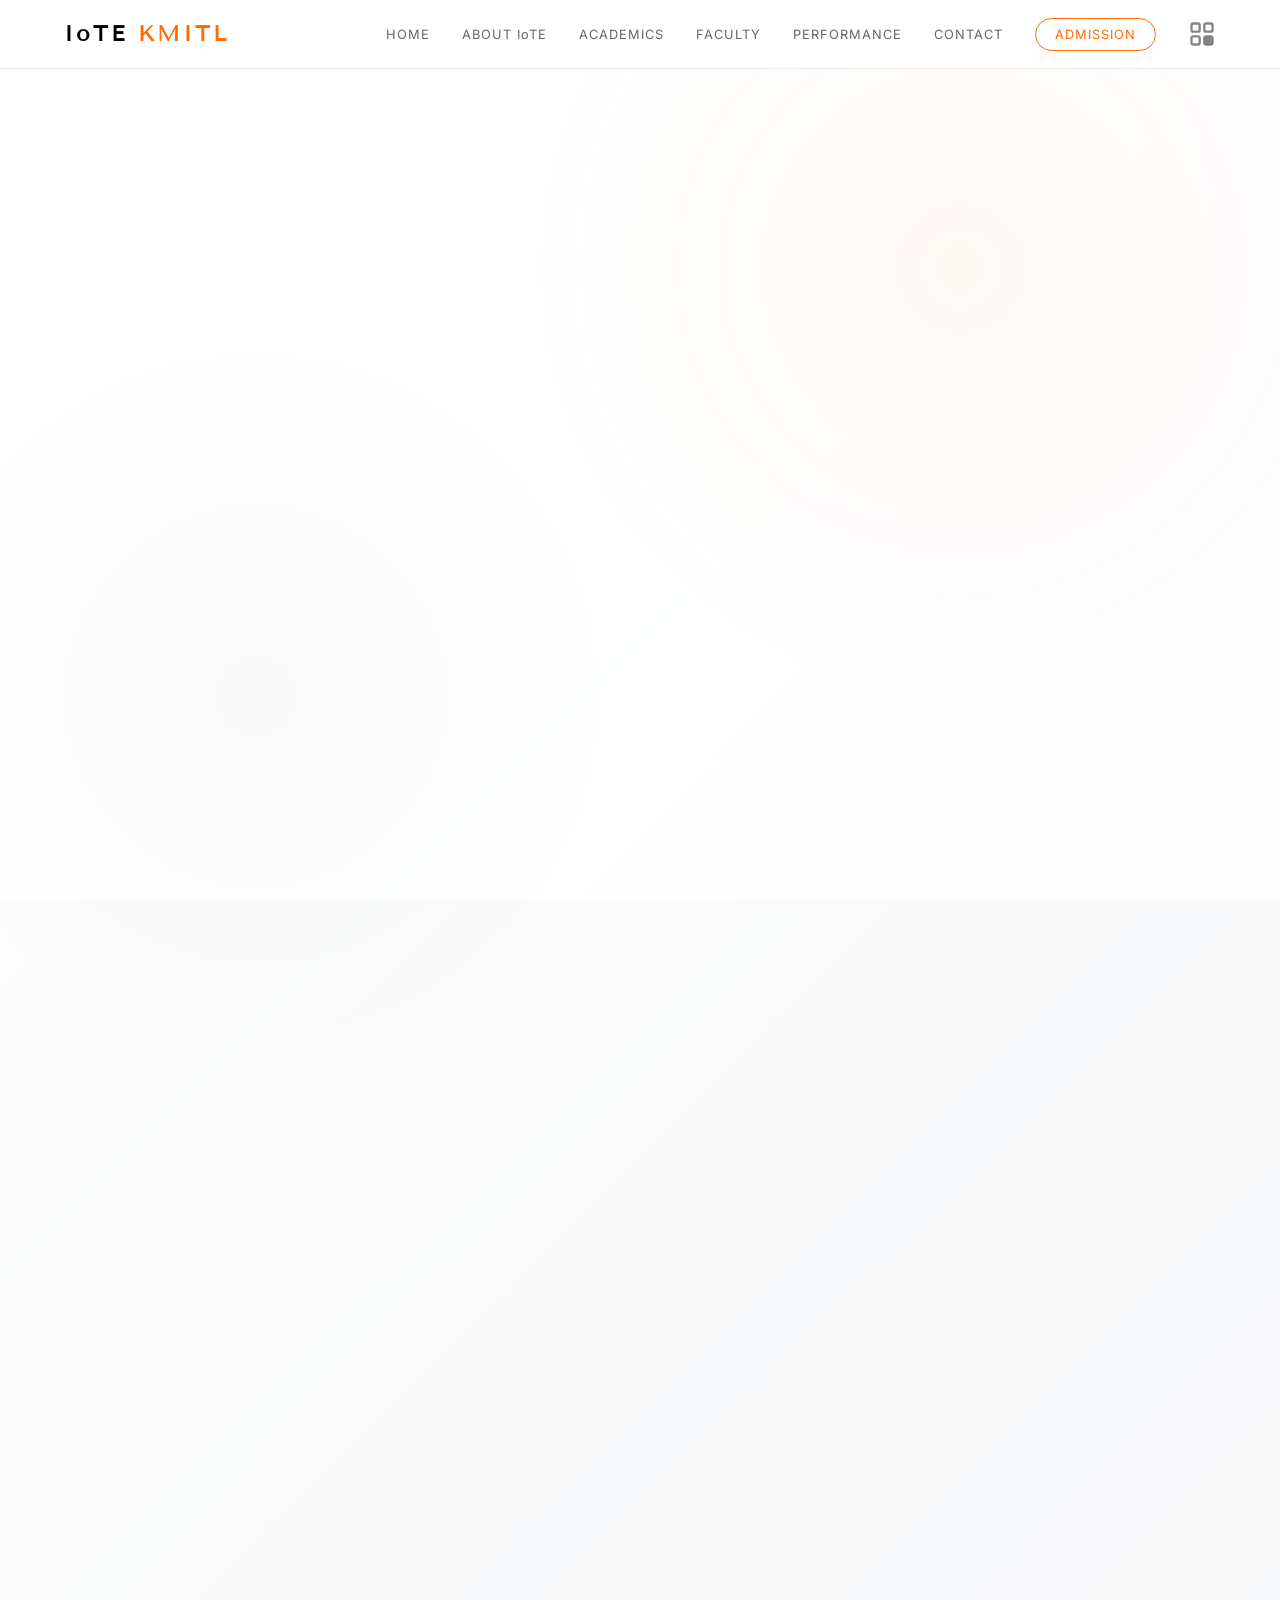
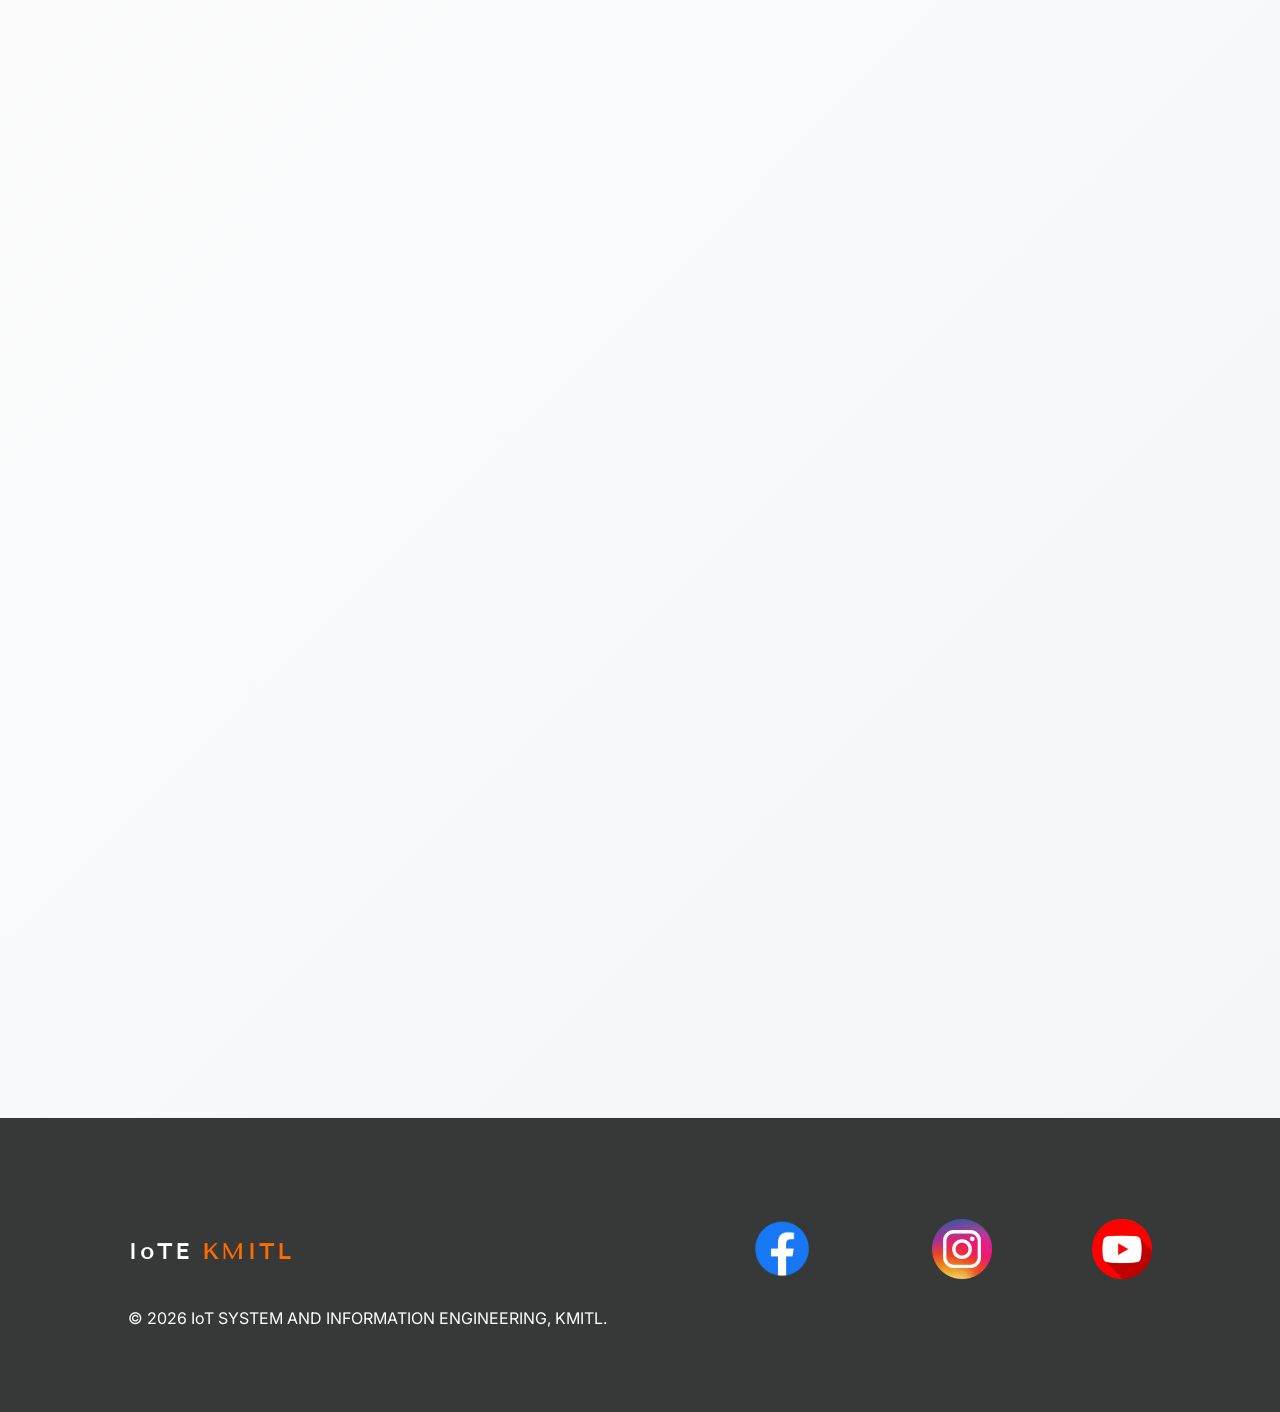
<file: index.html>
<!DOCTYPE html>
<html lang="th">
<head>
    <meta charset="UTF-8">
    <meta name="viewport" content="width=device-width, initial-scale=1.0">
    <title>IoTE KMITL | Home - วิศวกรรมระบบไอโอทีและสารสนเทศ</title>
    <link href="https://fonts.googleapis.com/css2?family=Inter:wght@100;300;400;600&family=Tenor+Sans&family=Prompt:wght@200;400;600&display=swap" rel="stylesheet">
    <link rel="stylesheet" href="style.css">
</head>
<body>

    <canvas id="starfield"></canvas>
    <div class="glow-orb"></div>

    <nav>
    <div class="logo">IoTE <span>KMITL</span></div>
    <ul class="nav-links">
        <li><a href="index.html">HOME</a></li>
        <li><a href="about.html">ABOUT IoTE</a></li>
        <li><a href="academics.html">ACADEMICS</a></li>
        <li><a href="faculty.html">FACULTY</a></li>
        <li><a href="performance.html">PERFORMANCE</a></li>
        <li><a href="contact.html">CONTACT</a></li>
        <li><a href="admission.html" class="nav-btn">ADMISSION</a></li>
        <li>
            <a href="play.html" class="magic-portal" title="Intelligence Hub">
                <svg width="28" height="28" viewBox="0 0 24 24" fill="none" xmlns="http://www.w3.org/2000/svg">
                    <rect x="3" y="3" width="7" height="7" rx="1.5" stroke="currentColor" stroke-width="2"/>
                    <rect x="14" y="3" width="7" height="7" rx="1.5" stroke="currentColor" stroke-width="2"/>
                    <rect x="3" y="14" width="7" height="7" rx="1.5" stroke="currentColor" stroke-width="2"/>
                    <rect x="14" y="14" width="7" height="7" rx="1.5" stroke="currentColor" stroke-width="2" fill="currentColor"/>
                </svg>
            </a>
        </li>
    </ul>
</nav>

    <header class="hero">
        <div class="hero-content">
            <span class="label reveal">DEPARTMENT OF IoT SYSTEM AND INFORMATION ENGINEERING</span>
            <h1 class="reveal">INTELLIGENCE <br><span>IN EVERY THINGS</span></h1>
            <p class="reveal">ภาควิชาวิศวกรรมระบบไอโอทีและสารสนเทศ คณะวิศวกรรมศาสตร์ <br>สถาบันเทคโนโลยีพระจอมเกล้าเจ้าคุณทหารลาดกระบัง</p>
            <div class="hero-btns reveal">
                <a href="#intro" class="scroll-down-link">
                    EXPLORE THE FUTURE <br>
                    <span class="mouse"><span class="wheel"></span></span>
                </a>
            </div>
        </div>
    </header>

    <section id="intro" class="container">
        <div class="section-grid align-center">
            <div class="reveal">
                <span class="label">VISION & MISSION</span>
                <h2>วิสัยทัศน์ของเรา</h2>
                <p class="lead">"มุ่งเน้นผลิตวิศวกรและนักวิจัยชั้นนำ เพื่อขับเคลื่อนนวัตกรรมและเทคโนโลยีอัจฉริยะสู่ระดับสากล"</p>
                <p>เรามุ่งมั่นสร้างบัณฑิตที่พร้อมด้วยทักษะด้าน Hardware, Software และ Data Analytics เพื่อตอบโจทย์อุตสาหกรรมแห่งอนาคต</p>
            </div>
            
            <div class="reveal main-img" style="position: relative; padding-bottom: 56.25%; height: 0; overflow: hidden; border-radius: 8px; background: #000; box-shadow: 0 15px 35px rgba(0,0,0,0.4);">
                <iframe 
                    src="https://www.youtube.com/embed/yVEvCxeXNRc" 
                    style="position: absolute; top: 0; left: 0; width: 100%; height: 100%; border: 0;" 
                    title="IoTE KMITL YouTube Video" 
                    allow="accelerometer; autoplay; clipboard-write; encrypted-media; gyroscope; picture-in-picture; web-share" 
                    referrerpolicy="strict-origin-when-cross-origin" 
                    allowfullscreen>
                </iframe>
            </div>
        </div>

        <div class="stats-grid reveal">
            <div class="stat-item">
                <div class="stat-num">100%</div>
                <p>Job Placement Rate</p>
            </div>
            <div class="stat-item">
                <div class="stat-num">30+</div>
                <p>Industrial Partners</p>
            </div>
            <div class="stat-item">
                <div class="stat-num">15+</div>
                <p>Specialized Labs</p>
            </div>
        </div>

        <div class="grid-3">
            <div class="info-card reveal">
                <div class="card-image-box">
                    <span>[ PHOTO ]</span>
                    <img src="7.jpg" style="max-width:120%;" alt="" onerror="this.style.display='none'">
                </div>
                <div class="card-num">01</div>
                <h3>Advanced Curriculum</h3>
                <p>หลักสูตรที่ทันสมัย ครอบคลุมทั้งระบบสมองกลฝังตัว, AI, Big Data และ Cybersecurity</p>
                <a href="academics.html" class="card-link">VIEW PROGRAMS →</a>
            </div>
            
            <div class="info-card reveal" style="transition-delay: 0.1s;">
                <div class="card-image-box">
                    <span>[ PHOTO ]</span>
                    <img src="5.jpg" style="max-width:120%;" alt="" onerror="this.style.display='none'">
                </div>
                <div class="card-num">02</div>
                <h3>Professional Faculty</h3>
                <p>เรียนรู้กับคณาจารย์ผู้เชี่ยวชาญระดับโลก ทั้งในสาขา IoT และ Industrial Physics</p>
                <a href="faculty.html" class="card-link">MEET OUR STAFF →</a>
            </div>

            <div class="info-card reveal" style="transition-delay: 0.2s;">
                <div class="card-image-box">
                    <span>[ PHOTO ]</span>
                    <img src="6.jpg" style="max-width:120%;" alt="" onerror="this.style.display='none'">
                </div>
                <div class="card-num">03</div>
                <h3>High Performance</h3>
                <p>การันตีคุณภาพด้วยรางวัลนวัตกรรมระดับนานาชาติ และความร่วมมือกับภาคอุตสาหกรรม</p>
                <a href="performance.html" class="card-link">SEE RESULTS →</a>
            </div>
        </div>

        <div class="section-grid reveal" style="margin-top: 10rem; border-top: 1px solid var(--border); padding-top: 5rem;">
            <div>
                <span class="label">CONNECT WITH US</span>
                <h2>พร้อมเริ่มต้น<br>ไปกับเราหรือยัง?</h2>
            </div>
            <div>
                <p style="margin-bottom: 3rem; color: var(--dim-text);">หากคุณมีข้อสงสัยเกี่ยวกับหลักสูตร หรือต้องการร่วมเป็นส่วนหนึ่งของ IoTE สามารถติดต่อได้ทันที</p>
                <div style="display: flex; gap: 3rem; flex-wrap: wrap; margin-bottom: 3rem;">
                    <div>
                        <span class="label" style="font-size: 0.6rem;">EMAIL</span>
                        <p style="color: var(--text); font-size: 1.1rem; font-weight: 400;">iote@kmitl.ac.th</p>
                    </div>
                    <div>
                        <span class="label" style="font-size: 0.6rem;">LOCATION</span>
                        <p style="color: var(--text); font-size: 1.1rem; font-weight: 400;">อาคาร E-12 คณะวิศวกรรมศาสตร์ สจล.</p>
                    </div>
                </div>
                <a href="contact.html" class="nav-btn" style="padding: 1.2rem 3rem; display: inline-block;">VIEW FULL CONTACT INFO</a>
            </div>
        </div>
    </section>

    <footer>
        <div class="footer-content">
            <div class="logo">IoTE <span>KMITL</span></div>
            <div class="social-links">
    <a href=""><img src="Facebook.png" alt="Facebook" class="social-icon"></a>
    <a href="#"><img src="instagram.png" alt="LinkedIn" class="social-icon"></a>
    <a href="https://www.youtube.com/@iote_kmitl"><img src="Youtube.png" alt="YouTube" class="social-icon" style="width: 60px;"></a>
</div>
        </div>
        <div class="footer-bottom">
            <p>&copy; 2026 IoT SYSTEM AND INFORMATION ENGINEERING, KMITL.</p>
        </div>
    </footer>

    <script src="script.js"></script>
</body>

</html>
</file>
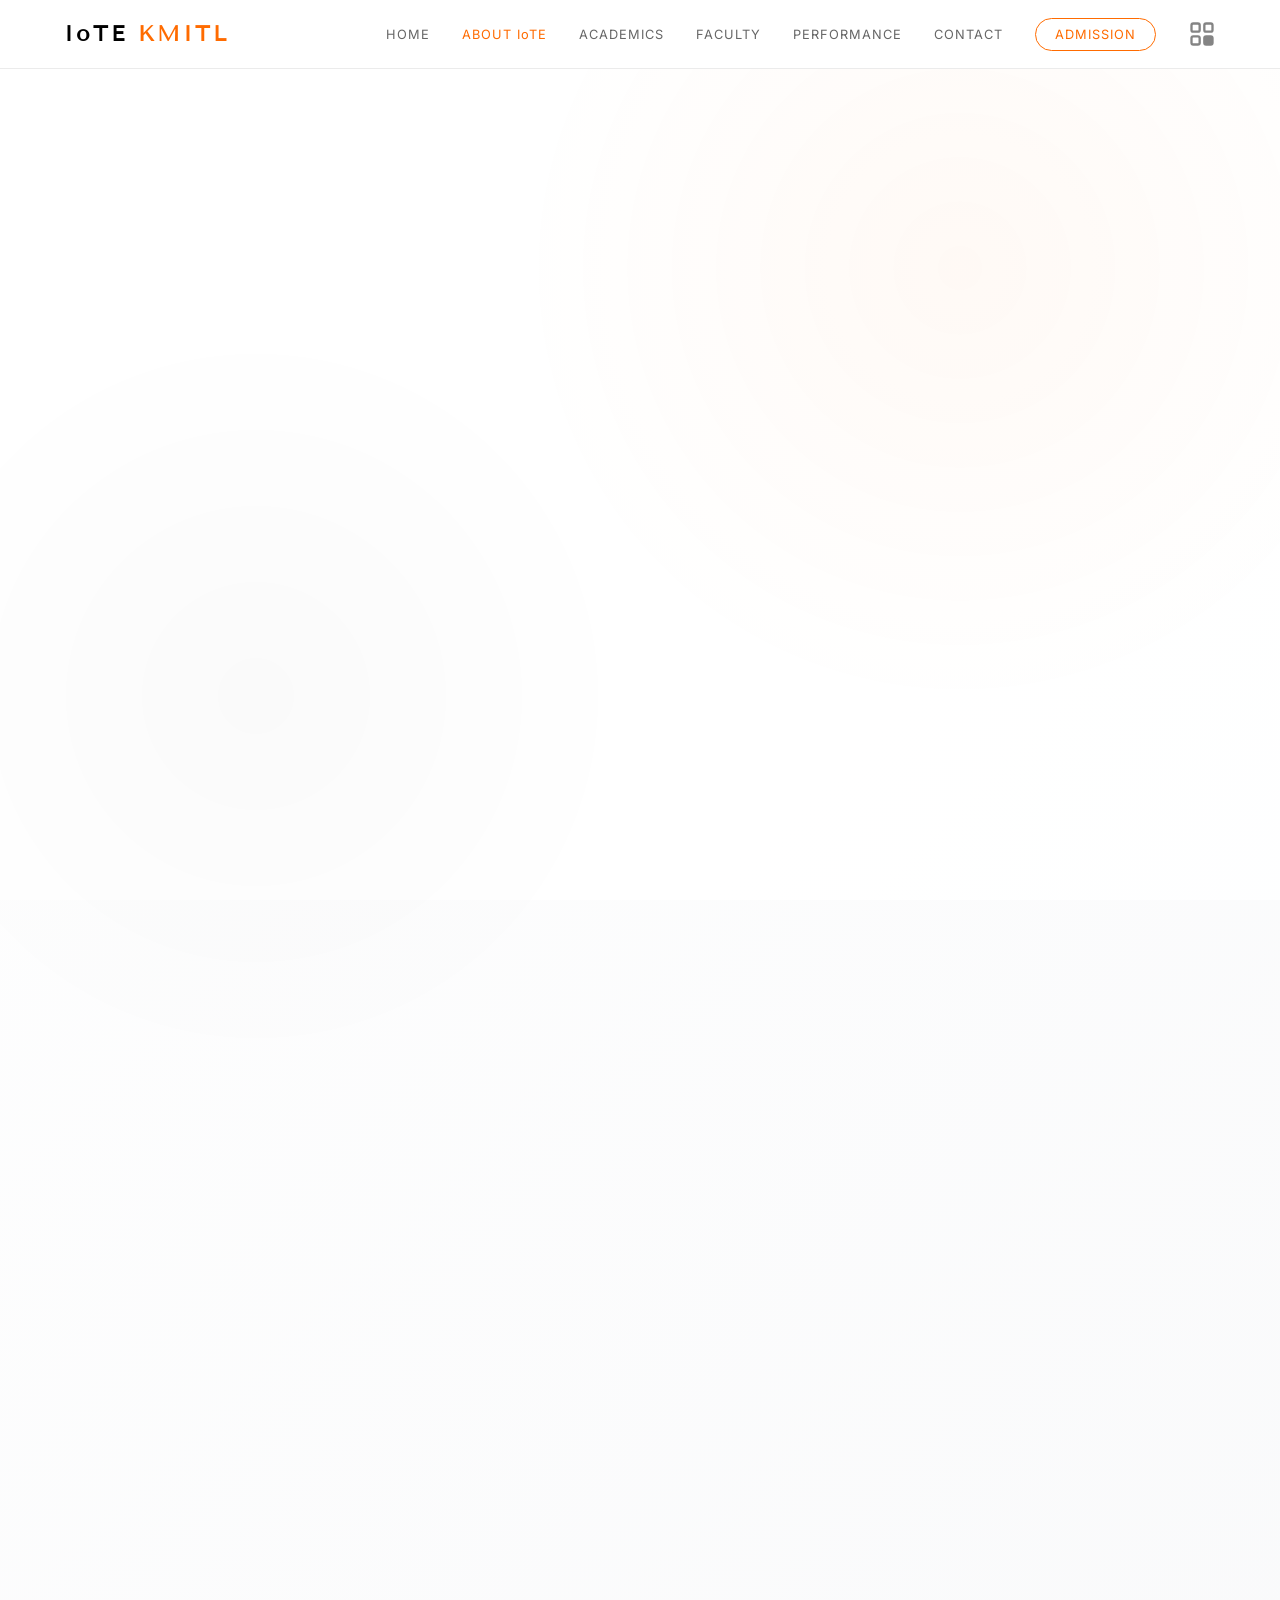
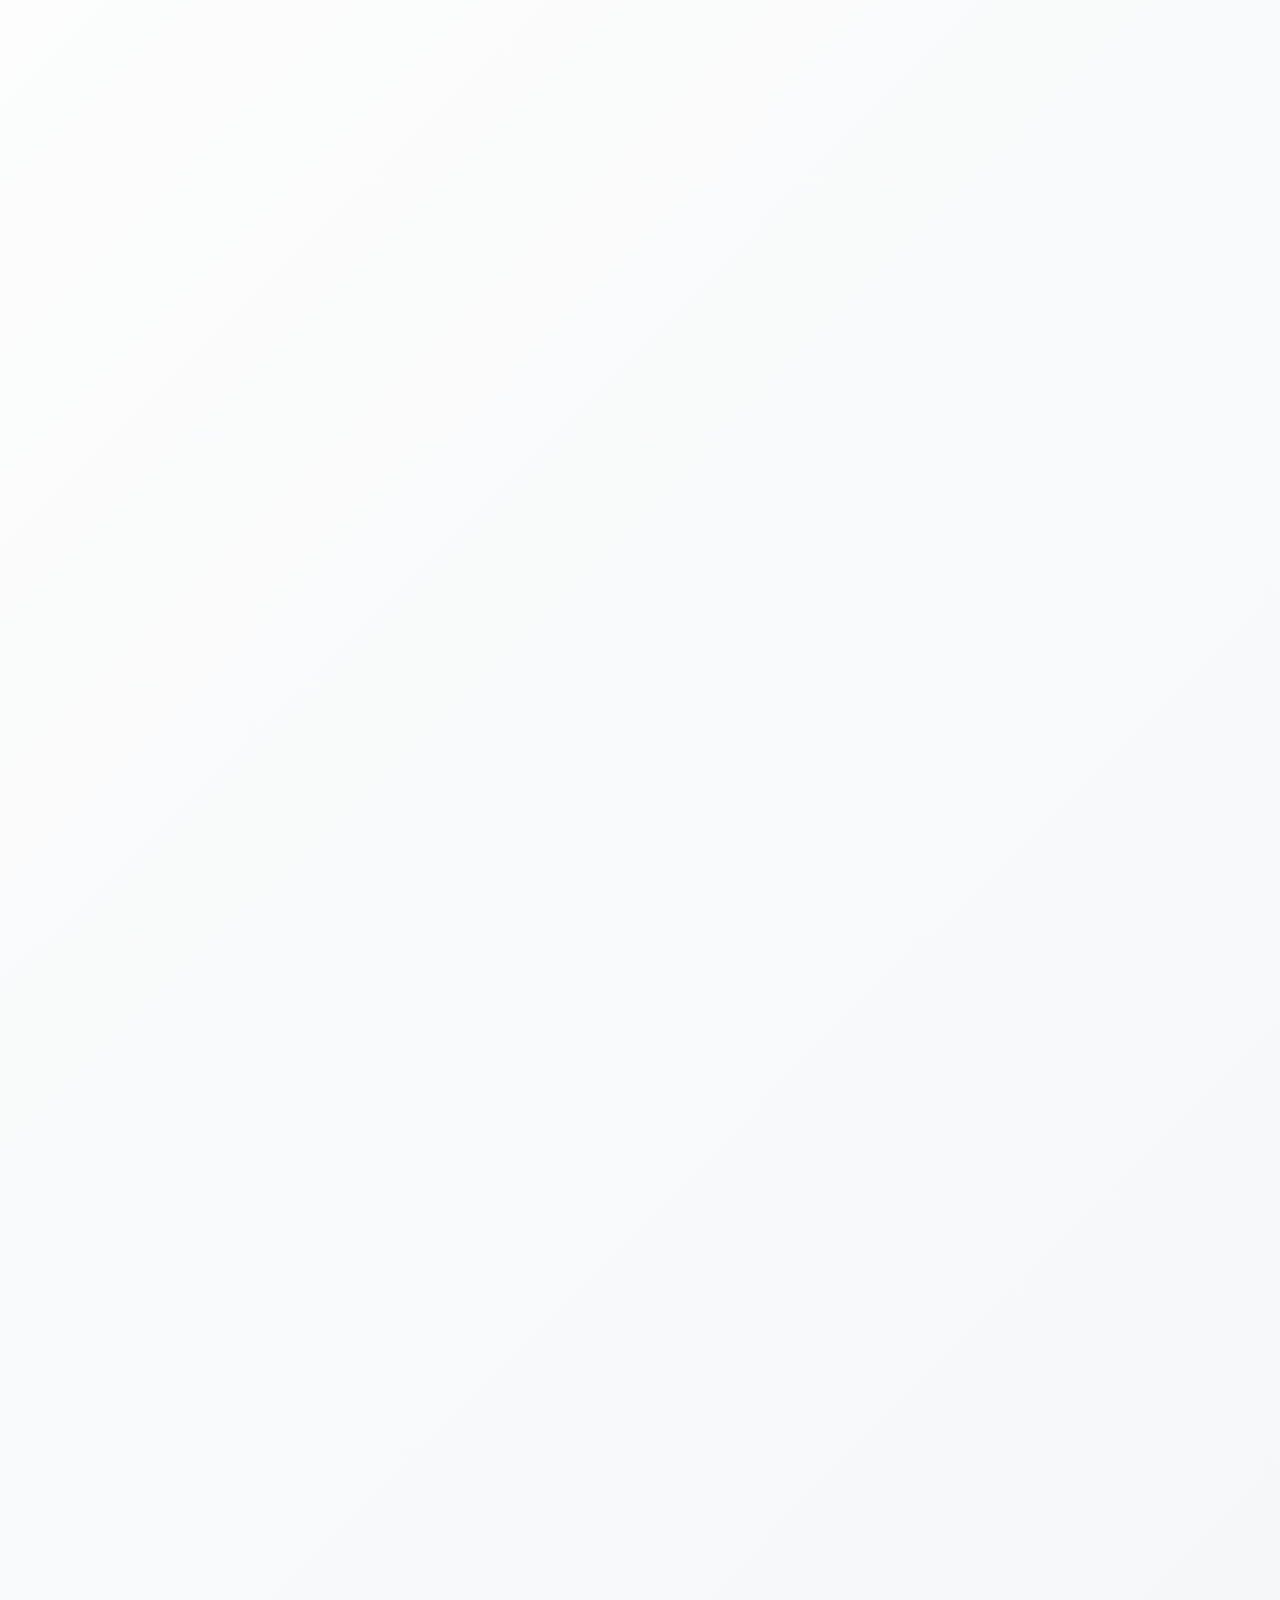
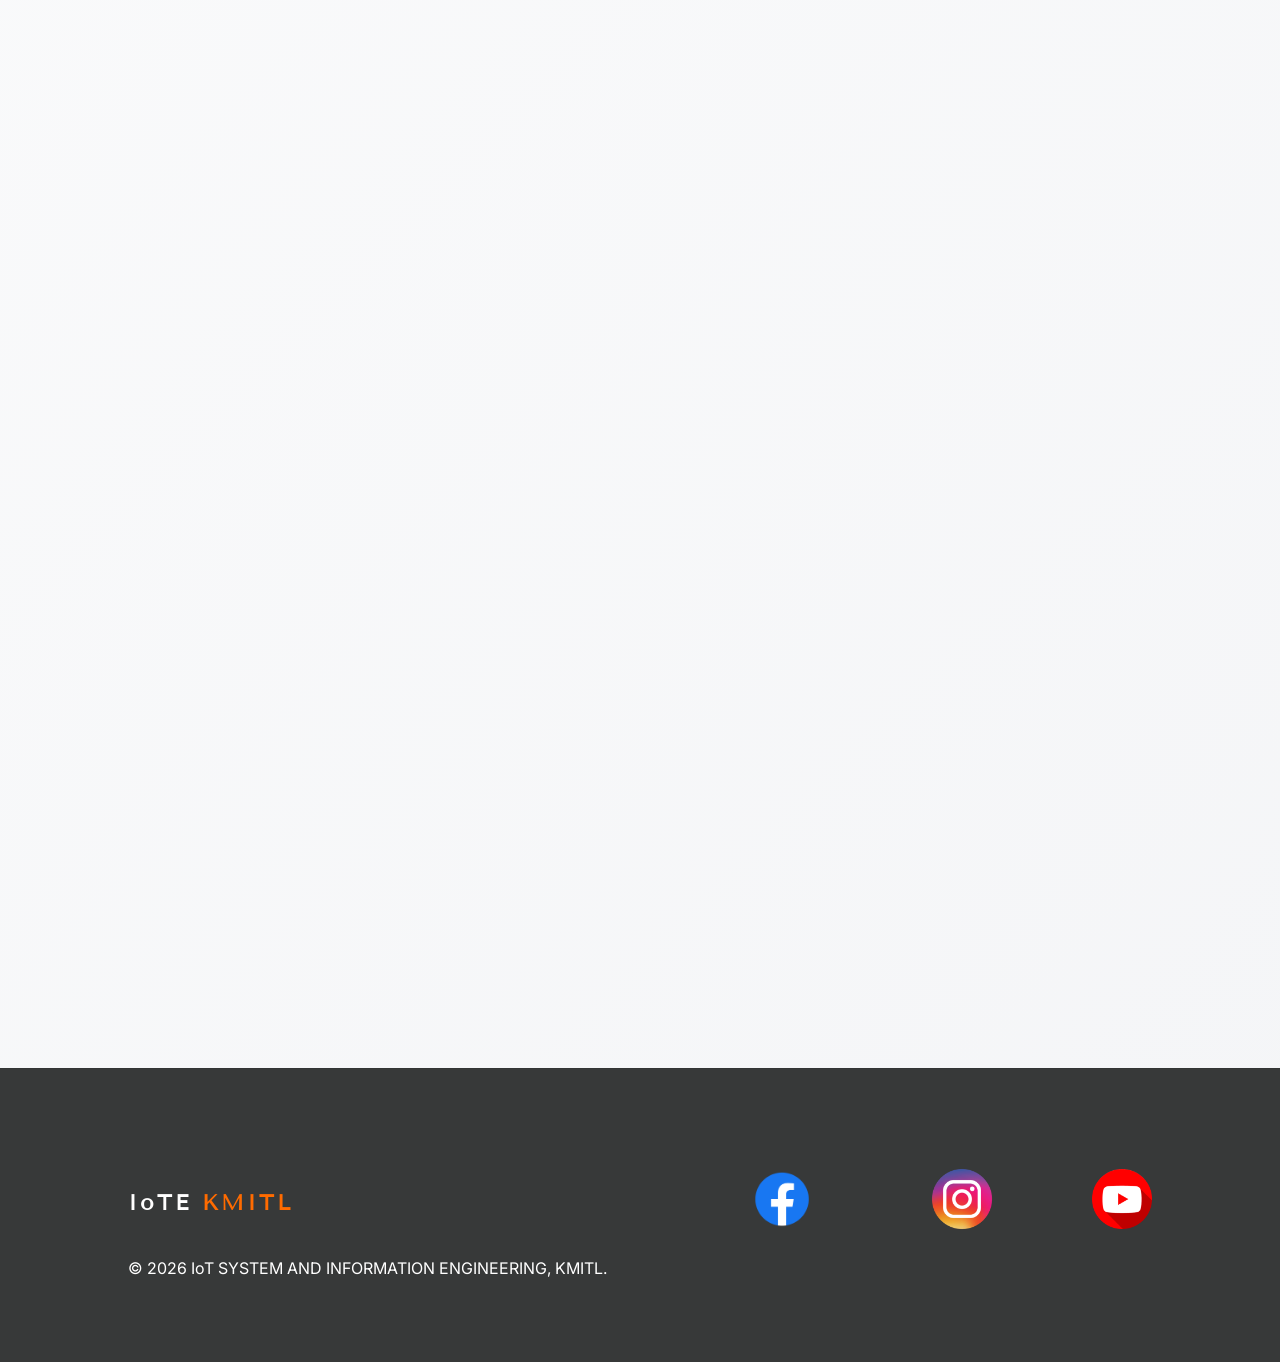
<file: about.html>
<!DOCTYPE html>
<html lang="th">
<head>
    <meta charset="UTF-8">
    <meta name="viewport" content="width=device-width, initial-scale=1.0">
    <title>About | IoTE KMITL - วิสัยทัศน์</title>
    <link href="https://fonts.googleapis.com/css2?family=Inter:wght@100;300;400;600&family=Tenor+Sans&family=Prompt:wght@200;400;600&display=swap" rel="stylesheet">
    <link rel="stylesheet" href="style.css">
    <style>
        /* สไตล์เพิ่มเติมสำหรับหน้า About - Minimal Edition */
        .lead { font-size: 1.5rem; color: var(--accent); font-family: 'Tenor Sans', 'Prompt'; margin-bottom: 2rem; line-height: 1.4; }
        .pillar-grid { display: grid; grid-template-columns: repeat(auto-fit, minmax(250px, 1fr)); gap: 2rem; margin-top: 4rem; }
        .pillar-item { border-left: 2px solid var(--accent); padding-left: 1.5rem; }
        .pillar-item h4 { font-family: 'Tenor Sans'; letter-spacing: 1px; margin-bottom: 0.5rem; color: var(--text); }
        .impact-stats { background: #f9f9f9; padding: 5rem 10%; display: flex; justify-content: space-between; flex-wrap: wrap; gap: 3rem; margin: 8rem 0; }
        .impact-item h2 { font-family: 'Tenor Sans'; font-size: 3.5rem; color: var(--accent); }
        .impact-item p { font-size: 0.75rem; letter-spacing: 2px; color: var(--dim-text); text-transform: uppercase; }
        
        /* สไตล์กรอบรูปเดียวของหน้า - แก้ไขให้รองรับรูปแนวนอนได้สวยงามขึ้น */
        .compact-img-frame {
            max-width: 550px; 
            margin-left: auto;
            width: 100%;
        }

        /* ปรับ Layout ส่วนเป้าหมายให้เป็นแบบข้อความล้วน */
        .goals-text-only {
            max-width: 800px;
            margin: 0 auto;
        }

        /* สไตล์สำหรับ Magic Portal ในเมนู */
        .magic-portal {
            display: flex;
            align-items: center;
            justify-content: center;
            color: var(--text);
            transition: all 0.3s ease;
            opacity: 0.8;
        }
        .magic-portal:hover {
            opacity: 1;
            transform: scale(1.1);
            color: var(--accent);
        }

        @media (max-width: 768px) {
            .compact-img-frame {
                max-width: 100%;
                margin-top: 3rem;
            }
        }
    </style>
</head>
<body>

    <canvas id="starfield"></canvas>
    <div class="glow-orb"></div>

    <nav>
        <div class="logo">IoTE <span>KMITL</span></div>
        <ul class="nav-links">
            <li><a href="index.html">HOME</a></li>
            <li><a href="about.html" class="active">ABOUT IoTE</a></li>
            <li><a href="academics.html">ACADEMICS</a></li>
            <li><a href="faculty.html">FACULTY</a></li>
            <li><a href="performance.html">PERFORMANCE</a></li>
            <li><a href="contact.html">CONTACT</a></li> 
            <li><a href="admission.html" class="nav-btn">ADMISSION</a></li>
            <li>
    <a href="play.html" class="magic-portal" title="Intelligence Hub">
        <svg width="28" height="28" viewBox="0 0 24 24" fill="none" xmlns="http://www.w3.org/2000/svg">
            <rect x="3" y="3" width="7" height="7" rx="1.5" stroke="currentColor" stroke-width="2"/>
            <rect x="14" y="3" width="7" height="7" rx="1.5" stroke="currentColor" stroke-width="2"/>
            <rect x="3" y="14" width="7" height="7" rx="1.5" stroke="currentColor" stroke-width="2"/>
            <rect x="14" y="14" width="7" height="7" rx="1.5" stroke="currentColor" stroke-width="2" fill="currentColor"/>
        </svg>
    </a>
</li>
        </ul>
    </nav>

    <header class="container" style="padding-top: 15rem; padding-bottom: 5rem;">
        <span class="label reveal">OUR STORY</span>
        <h1 class="reveal" style="font-size: clamp(3rem, 10vw, 8rem);">ABOUT <br><span>IOTE</span></h1>
    </header>

    <section class="container">
        <div class="section-grid align-center">
            <div class="reveal">
                <span class="label">HISTORY</span>
                <h2>ความเป็นมา</h2>
                <p class="lead">"เราไม่ได้แค่สร้างวิศวกร แต่เราสร้างผู้นำทางนวัตกรรมที่เปลี่ยนโลกด้วยข้อมูล"</p>
                <p>ภาควิชาวิศวกรรมระบบไอโอทีและสารสนเทศ สจล. ก่อตั้งขึ้นจากการบูรณาการความเชี่ยวชาญด้านอิเล็กทรอนิกส์ การสื่อสาร และวิทยาการคอมพิวเตอร์ เพื่อรองรับการปฏิวัติอุตสาหกรรมยุคดิจิทัล เรามุ่งเน้นการสร้างองค์ความรู้ที่ทำให้ "ทุกสิ่ง" สามารถสื่อสารและตัดสินใจได้อย่างอัจฉริยะ</p>
                <p style="margin-top: 1rem;">จากจุดเริ่มต้นในฐานะหลักสูตรบุกเบิก วันนี้เราก้าวสู่การเป็นศูนย์กลางด้าน IoT Excellence ของภูมิภาค โดยผลิตบัณฑิตที่มีทักษะตรงตามความต้องการของบริษัทเทคโนโลยีระดับโลก</p>
            </div>
            <div class="reveal compact-img-frame">
                <div class="image-placeholder" style="aspect-ratio: 16/9; box-shadow: 10px 10px 40px rgba(0,0,0,0.03); border-radius: 4px; overflow: hidden;">
                    <span>[ บรรยากาศภาควิชา / ตึก E-12 ]</span>
                    <img src="8.jpg" alt="IoTE KMITL Building" style="width: 100%; height: 100%; object-fit: cover;" onerror="this.style.display='none'">
                </div>
            </div>
        </div>

        <div class="reveal" style="margin-top: 10rem;">
            <span class="label">ACADEMIC PILLARS</span>
            <h2>3 หลักสำคัญของการเรียนรู้</h2>
            <div class="pillar-grid">
                <div class="pillar-item">
                    <h4>HARDWARE INFRASTRUCTURE</h4>
                    <p style="font-size: 0.9rem; color: var(--dim-text);">เชี่ยวชาญด้านระบบฝังตัว (Embedded Systems), เซนเซอร์ และการออกแบบวงจรอิเล็กทรอนิกส์สำหรับอุปกรณ์ IoT</p>
                </div>
                <div class="pillar-item">
                    <h4>CONNECTIVITY & NETWORK</h4>
                    <p style="font-size: 0.9rem; color: var(--dim-text);">การสื่อสารไร้สายความเร็วสูง 5G/6G, โปรโตคอลโครงข่าย และความปลอดภัยของข้อมูลบนระบบเครือข่าย</p>
                </div>
                <div class="pillar-item">
                    <h4>DATA INTELLIGENCE</h4>
                    <p style="font-size: 0.9rem; color: var(--dim-text);">การประมวลผลบน Cloud และ Edge Computing, การวิเคราะห์ Big Data และการประยุกต์ใช้ AI/ML</p>
                </div>
            </div>
        </div>
    </section>

    <div class="impact-stats reveal">
        <div class="impact-item">
            <h2>15+</h2>
            <p>Industry Partners</p>
        </div>
        <div class="impact-item">
            <h2>100%</h2>
            <p>Innovation-Led Projects</p>
        </div>
        <div class="impact-item">
            <h2>TOP 5</h2>
            <p>Engineering Ranking</p>
        </div>
        <div class="impact-item">
            <h2>2020</h2>
            <p>Established Year</p>
        </div>
    </div>

    <section class="container">
        <div class="reveal" style="text-align: center;">
            <span class="label">CORE VALUES</span>
            <h2>ค่านิยม</h2>
        </div>
        <div class="grid-3 reveal" style="margin-top: 4rem; margin-bottom: 8rem;">
            <div class="info-card" style="padding: 3rem 2rem;">
                <h3>Innovation</h3>
                <p>การแสวงหาเทคโนโลยีใหม่ๆ ไม่ว่าจะเป็น AI, Blockchain หรือ 6G เพื่อสร้างโซลูชันที่ยั่งยืนและล้ำสมัย</p>
            </div>
            <div class="info-card" style="padding: 3rem 2rem;">
                <h3>Integrity</h3>
                <p>ความซื่อสัตย์ในวิชาชีพวิศวกร มีจริยธรรมในการจัดการข้อมูล และมุ่งมั่นแก้ปัญหาสังคม</p>
            </div>
            <div class="info-card" style="padding: 3rem 2rem;">
                <h3>Intelligence</h3>
                <p>การเปลี่ยนข้อมูล (Data) ให้กลายเป็นปัญญา (Intelligence) เพื่อการตัดสินใจที่แม่นยำในทุกบริบท</p>
            </div>
        </div>

        <div class="reveal goals-text-only" style="margin-top: 5rem;">
            <div style="text-align: center; margin-bottom: 4rem;">
                <span class="label">OUR GOAL</span>
                <h2>เป้าหมาย</h2>
            </div>
            
            <div class="item-card" style="border-top: 1px solid var(--border); padding: 2.5rem 0;">
                <h3 style="font-family: 'Tenor Sans'; margin-bottom: 1rem;">Empowering Industry 4.0</h3>
                <p>มุ่งเน้นความร่วมมือกับภาคอุตสาหกรรม เพื่อเปลี่ยนผ่านโรงงานแบบดั้งเดิมสู่ Smart Factory ด้วยระบบ IIoT และ Automation</p>
            </div>
            
            <div class="item-card" style="border-top: 1px solid var(--border); padding: 2.5rem 0;">
                <h3 style="font-family: 'Tenor Sans'; margin-bottom: 1rem;">Smart City Ecosystem</h3>
                <p>สร้างสรรค์นวัตกรรมเพื่อการอยู่อาศัยที่ชาญฉลาด ตั้งแต่ระบบจัดการพลังงานไปจนถึงโครงสร้างพื้นฐานอัจฉริยะ</p>
            </div>

            <div class="item-card" style="border-top: 1px solid var(--border); padding: 2.5rem 0;">
                <h3 style="font-family: 'Tenor Sans'; margin-bottom: 1rem;">Global Research Excellence</h3>
                <p>ยกระดับงานวิจัยสู่ระดับสากล ผ่านเครือข่ายความร่วมมือกับมหาวิทยาลัยและสถาบันวิจัยชั้นนำทั่วโลก</p>
            </div>
        </div>

        <div class="section-grid reveal" style="margin-top: 12rem; border-top: 1px solid var(--border); padding-top: 5rem; padding-bottom: 5rem;">
            <div>
                <span class="label">WANT TO KNOW MORE?</span>
                <h2>มีข้อสงสัยเพิ่มเติม<br>เกี่ยวกับเรา?</h2>
            </div>
            <div>
                <p style="margin-bottom: 3rem; color: var(--dim-text);">เรายินดีต้อนรับทุกคนที่สนใจเยี่ยมชมภาควิชา หรือต้องการสอบถามข้อมูลหลักสูตรเชิงลึก สามารถนัดหมายเพื่อเข้ามาพูดคุยกับคณาจารย์ได้โดยตรง</p>
                <div style="display: flex; gap: 3rem; flex-wrap: wrap; margin-bottom: 3rem;">
                    <div>
                        <span class="label" style="font-size: 0.6rem;">DIRECT EMAIL</span>
                        <p style="color: var(--text); font-size: 1.1rem; font-weight: 400;">iote@kmitl.ac.th</p>
                    </div>
                </div>
                <a href="contact.html" class="nav-btn" style="padding: 1.2rem 3rem; display: inline-block; text-decoration: none;">VIEW ALL CONTACT INFO</a>
            </div>
        </div>
    </section>

    <footer>
        <div class="footer-content">
            <div class="logo">IoTE <span>KMITL</span></div>
            <div class="social-links">
                <a href="https://www.facebook.com/IOTE.KMITL?mibextid=wwXIfr&rdid=25CPRn6FU3PUXONX&share_url=https%3A%2F%2Fwww.facebook.com%2Fshare%2F1Gx8LU5F8J%2F%3Fmibextid%3DwwXIfr#" target="_blank"><img src="Facebook.png" alt="Facebook" class="social-icon"></a>
                <a href="https://www.instagram.com/kmitl.iote.official?igsh=MTRmMmxjOWxud3BwNQ%3D%3D" target="_blank"><img src="instagram.png" alt="LinkedIn" class="social-icon"></a>
                <a href="https://www.youtube.com/@iote_kmitl" target="_blank"><img src="Youtube.png" alt="YouTube" class="social-icon" style="width: 60px;"></a>
            </div>
        </div>
        <div class="footer-bottom">
            <p>&copy; 2026 IoT SYSTEM AND INFORMATION ENGINEERING, KMITL.</p>
        </div>
    </footer>

    <script src="script.js"></script>
</body>
</html>
</file>
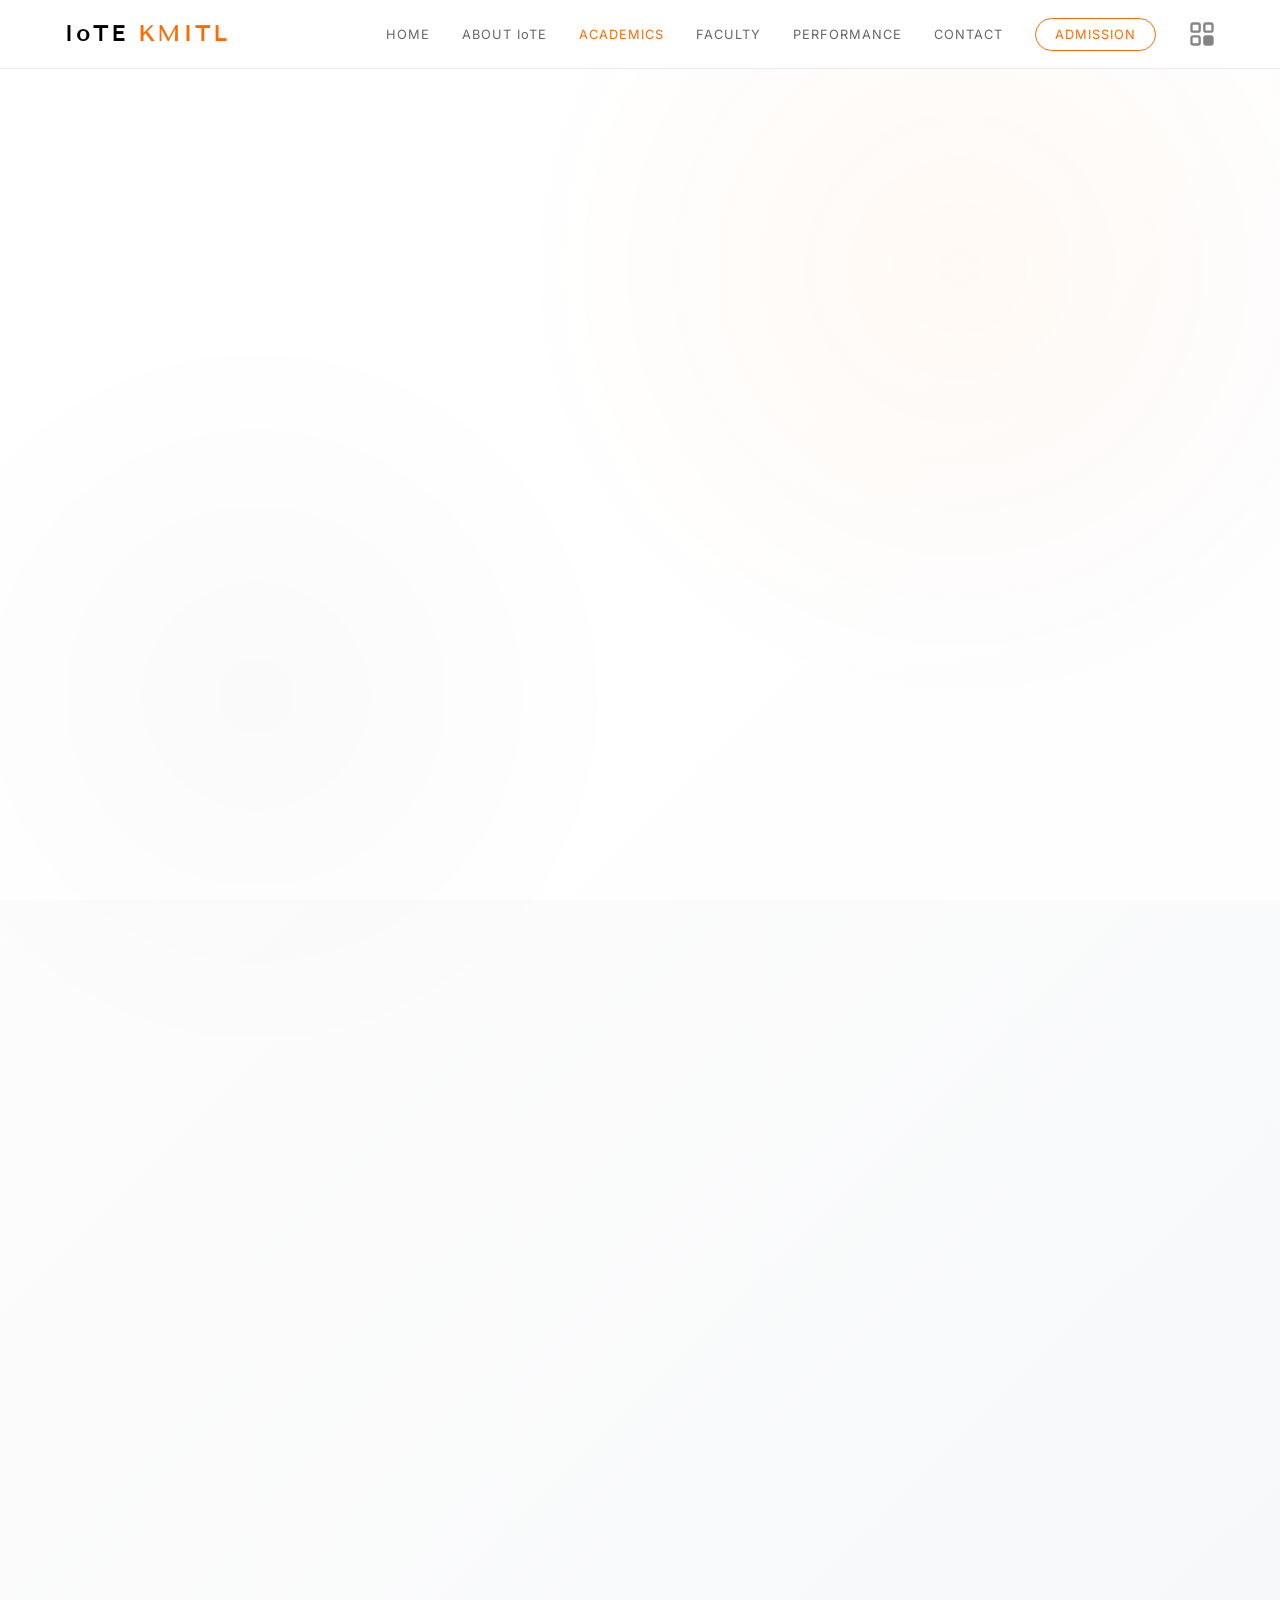
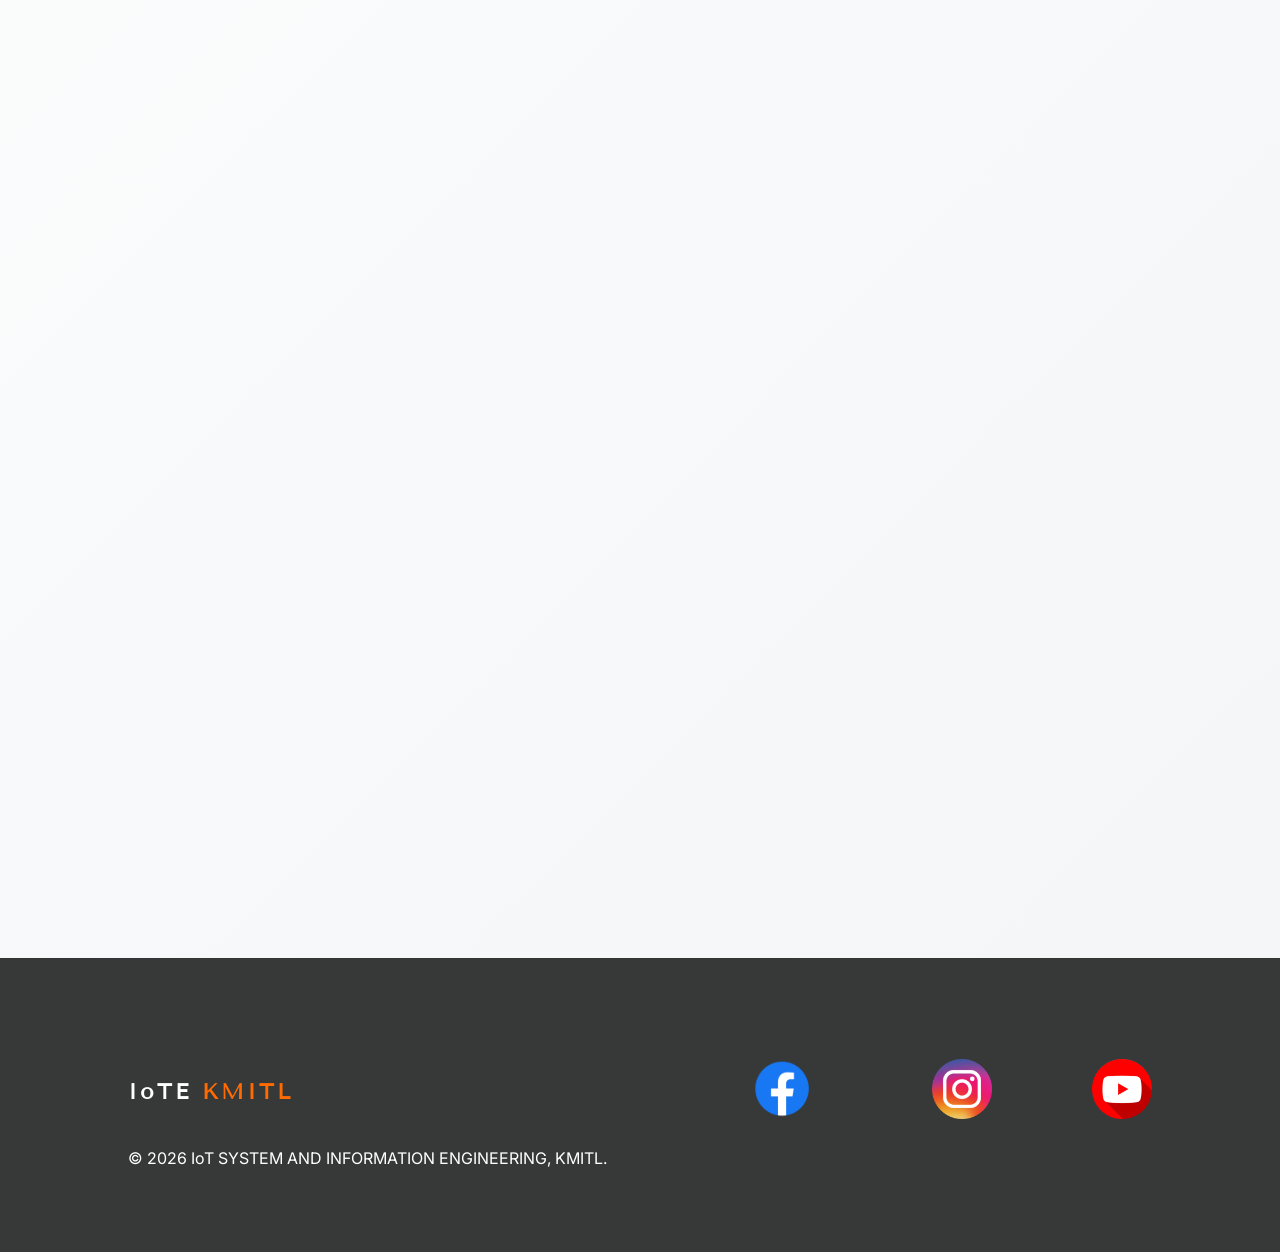
<file: academics.html>
<!DOCTYPE html>
<html lang="th">
<head>
    <meta charset="UTF-8">
    <meta name="viewport" content="width=device-width, initial-scale=1.0">
    <title>Academics | IoTE KMITL - หลักสูตรวิศวกรรมแห่งอนาคต</title>
    <link href="https://fonts.googleapis.com/css2?family=Inter:wght@100;300;400;600&family=Tenor+Sans&family=Prompt:wght@200;400;600&display=swap" rel="stylesheet">
    <link rel="stylesheet" href="style.css">
    <style>
        /* --- Academics Specific - Compact & Informative --- */
        
        .card-num {
            font-family: 'Tenor Sans';
            font-size: 0.7rem;
            color: var(--accent);
            letter-spacing: 2px;
            margin-bottom: 0.5rem;
        }

        /* Premium Pathway Section - Compact */
        .premium-box {
            background: #0a0a0a;
            padding: 3rem 4rem;
            border-radius: 2px;
            border: 1px solid #1a1a1a;
            margin: 4rem auto;
            max-width: 1000px;
            position: relative;
        }
        
        .premium-box .label { color: #00d4ff !important; font-size: 0.6rem; letter-spacing: 3px; }
        .premium-box h2 { color: #ffffff !important; margin: 1rem 0; font-size: 2.2rem; line-height: 1.2; }
        .premium-box p { color: #888 !important; line-height: 1.6; font-size: 0.9rem; max-width: 450px; }

        /* Button - Cyber Blue Action */
        .premium-btn {
            margin-top: 2rem;
            padding: 1rem 2.5rem;
            border: 1px solid #00d4ff;
            color: #00d4ff !important;
            text-decoration: none;
            font-size: 0.7rem;
            font-weight: 600;
            letter-spacing: 2px;
            display: inline-block;
            transition: all 0.2s ease;
            background: transparent;
            text-transform: uppercase;
        }

        .premium-btn:hover { background: rgba(0, 212, 255, 0.05); box-shadow: 0 0 15px rgba(0, 212, 255, 0.2); color: #fff !important; }
        .premium-btn:active { transform: scale(0.95); background: #00d4ff; color: #000 !important; box-shadow: 0 0 30px rgba(0, 212, 255, 0.6); }

        .cyber-grid { display: grid; grid-template-columns: 1.4fr 0.6fr; gap: 3rem; align-items: center; }

        /* Career & Roadmap Styles */
        .career-list { list-style: none; margin-top: 2rem; display: grid; grid-template-columns: repeat(2, 1fr); gap: 1rem; }
        .career-list li { font-size: 0.85rem; color: var(--text); padding-left: 1.5rem; position: relative; }
        .career-list li::before { content: '→'; position: absolute; left: 0; color: var(--accent); }

        .roadmap-container { display: grid; grid-template-columns: repeat(4, 1fr); gap: 1.5rem; margin-top: 4rem; }
        .year-card { padding: 1.5rem; border: 1px solid #eee; background: #fff; }
        .year-card h4 { font-family: 'Tenor Sans'; font-size: 0.75rem; color: var(--accent); margin-bottom: 1rem; }
        .year-card ul { list-style: none; font-size: 0.75rem; color: var(--dim-text); line-height: 1.6; }

        @media (max-width: 992px) {
            .roadmap-container { grid-template-columns: repeat(2, 1fr); }
            .cyber-grid { grid-template-columns: 1fr; }
        }
    </style>
</head>
<body>

    <canvas id="starfield"></canvas>
    <div class="glow-orb"></div>

    <nav>
        <div class="logo">IoTE <span>KMITL</span></div>
        <ul class="nav-links">
            <li><a href="index.html">HOME</a></li>
            <li><a href="about.html">ABOUT IoTE</a></li>
            <li><a href="academics.html" class="active">ACADEMICS</a></li>
            <li><a href="faculty.html">FACULTY</a></li>
            <li><a href="performance.html">PERFORMANCE</a></li>
            <li><a href="contact.html">CONTACT</a></li>
            <li><a href="admission.html" class="nav-btn">ADMISSION</a></li>
            <li>
    <a href="play.html" class="magic-portal" title="Intelligence Hub">
        <svg width="28" height="28" viewBox="0 0 24 24" fill="none" xmlns="http://www.w3.org/2000/svg">
            <rect x="3" y="3" width="7" height="7" rx="1.5" stroke="currentColor" stroke-width="2"/>
            <rect x="14" y="3" width="7" height="7" rx="1.5" stroke="currentColor" stroke-width="2"/>
            <rect x="3" y="14" width="7" height="7" rx="1.5" stroke="currentColor" stroke-width="2"/>
            <rect x="14" y="14" width="7" height="7" rx="1.5" stroke="currentColor" stroke-width="2" fill="currentColor"/>
        </svg>
    </a>
</li>
        </ul>
    </nav>

    <header class="container" style="padding-top: 12rem; padding-bottom: 4rem;">
        <span class="label reveal">CURRICULUM</span>
        <h1 class="reveal" style="font-size: clamp(3rem, 8vw, 6rem);">PROGRAMS <span>& DEGREES.</span></h1>
    </header>

    <section class="container">
        <div class="section-grid align-center">
            <div class="reveal">
                <span class="label">UNDERGRADUATE</span>
                <h2>เส้นทางการเรียนรู้</h2>
                <p style="margin: 1.5rem 0; color: var(--dim-text);">เราออกแบบหลักสูตรให้ครอบคลุมตั้งแต่พื้นฐานวิศวกรรมไปจนถึงเทคโนโลยีขั้นสูงระดับอุตสาหกรรม</p>
                
                <div class="info-card reveal" style="border-left: 1px solid var(--accent); padding-left: 1.5rem;">
                    <div class="card-num">B.ENG IoTE</div>
                    <h3>วิศวกรรมไอโอทีและสารสนเทศ</h3>
                    <p style="font-size: 0.85rem; color: var(--dim-text);">มุ่งเน้นความเชี่ยวชาญด้าน Smart Systems, AI และเครือข่ายยุคใหม่</p>
                </div>

                <ul class="career-list reveal">
                    <li>IoT Solutions Architect</li>
                    <li>Embedded System Developer</li>
                    <li>Network Security Engineer</li>
                    <li>Full-stack IoT Developer</li>
                    <li>Data Engineer / AI Specialist</li>
                    <li>Smart Factory Engineer</li>
                </ul>
            </div>
            <div class="reveal image-placeholder" style="aspect-ratio: 16/10;">
                <img src="4.jpg" alt="" onerror="this.style.display='none'">
            </div>
        </div>

        <div class="reveal" style="margin-top: 8rem;">
            <span class="label">LEARNING ROADMAP</span>
            <h2>แผนการเรียน 4 ปี</h2>
            <div class="roadmap-container">
                <div class="year-card">
                    <h4>YEAR 01</h4>
                    <ul>
                        <li>Computer Programming</li>
                        <li>Calculus & Physics</li>
                        <li>Electric Circuit Analysis</li>
                        <li>Digital Logic Design</li>
                    </ul>
                </div>
                <div class="year-card">
                    <h4>YEAR 02</h4>
                    <ul>
                        <li>Data Structures & Algorithms</li>
                        <li>Microcontrollers & Interfacing</li>
                        <li>Signals and Systems</li>
                        <li>IoT Communications</li>
                    </ul>
                </div>
                <div class="year-card">
                    <h4>YEAR 03</h4>    
                    <ul>
                        <li>Operating Systems</li>
                        <li>Cloud Computing</li>
                        <li>Machine Learning</li>
                        <li>IoT System Design</li>
                    </ul>
                </div>
                <div class="year-card">
                    <h4>YEAR 04</h4>
                    <ul>
                        <li>IoT Security</li>
                        <li>Senior Capstone Project</li>
                        <li>Cooperative Education</li>
                        <li>Entrepreneurship</li>
                    </ul>
                </div>
            </div>
        </div>

        <div class="premium-box reveal" style="max-width: 1100px;">
            <div class="cyber-grid" style="grid-template-columns: 1fr; gap: 2rem;"> <div style="display: grid; grid-template-columns: repeat(auto-fit, minmax(300px, 1fr)); gap: 3.5rem; align-items: center;">
                    <div>
                        <span class="label">PREMIUM PATHWAY</span>
                        <h2 style="font-size: 2.8rem;">Dual Degree:<br><span style="color: #00d4ff;">IoT + Physics</span></h2>
                        <p style="max-width: 100%;">บูรณาการความรู้ฟิสิกส์วัสดุขั้นสูงเข้ากับการออกแบบระบบไอโอที เพื่อสร้างนวัตกรรมที่ล้ำหน้ากว่าใครในอุตสาหกรรม Semiconductor และ Sensor</p>
                        <a href="#" class="premium-btn">Download Brochure</a>
                    </div>
                    
                    <div style="position: relative; background: #111; aspect-ratio: 16/10; border: 1px solid #222; overflow: hidden; border-radius: 2px; box-shadow: 0 20px 50px rgba(0,0,0,0.5);">
                        <img src="12.jpg" alt="Advanced Research Lab" 
                             style="width: 100%; height: 100%; object-fit: cover; opacity: 0.8;" 
                             onerror="this.parentElement.innerHTML='<span style=\'color:#333; font-size:0.6rem;\'>[ IMAGE NOT FOUND ]</span>';">
                        
                        <div style="position: absolute; top: 0; left: 0; width: 100%; height: 100%; background: linear-gradient(45deg, rgba(0,212,255,0.15), transparent); pointer-events: none;"></div>
                        <div style="position: absolute; bottom: 10px; right: 10px; width: 40px; height: 1px; background: #00d4ff;"></div>
                        <div style="position: absolute; bottom: 10px; right: 10px; width: 1px; height: 40px; background: #00d4ff;"></div>
                    </div>
                </div>
            </div>
        </div>

        <div class="reveal" style="text-align: center; padding: 6rem 0; border-top: 1px solid #eee;">
            <span class="label">READY TO JOIN?</span>
            <h2 style="margin-bottom: 2rem;">เริ่มต้นอนาคตของคุณที่นี่</h2>
            <div style="display: flex; gap: 1.5rem; justify-content: center;">
                <a href="admission.html" class="nav-btn" style="text-decoration: none; background: var(--text); color: #fff !important; border: none;">ADMISSION 2026</a>
                <a href="contact.html" class="nav-btn" style="text-decoration: none;">ENQUIRE NOW</a>
            </div>
        </div>
    </section>

    <footer>
        <div class="footer-content">
            <div class="logo">IoTE <span>KMITL</span></div>
            <div class="social-links">
                <a href="https://www.facebook.com/IOTE.KMITL?mibextid=wwXIfr&rdid=25CPRn6FU3PUXONX&share_url=https%3A%2F%2Fwww.facebook.com%2Fshare%2F1Gx8LU5F8J%2F%3Fmibextid%3DwwXIfr#"target="_blank"><img src="Facebook.png" alt="Facebook" class="social-icon"></a>
    <a href="https://www.instagram.com/kmitl.iote.official?igsh=MTRmMmxjOWxud3BwNQ%3D%3D"target="_blank"><img src="instagram.png" alt="LinkedIn" class="social-icon"></a>
    <a href="https://www.youtube.com/@iote_kmitl"target="_blank"><img src="Youtube.png" alt="YouTube" class="social-icon" style="width: 60px;"></a>
            </div>
        </div>
        <div class="footer-bottom">
            <p>&copy; 2026 IoT SYSTEM AND INFORMATION ENGINEERING, KMITL.</p>
        </div>
    </footer>

    <script src="script.js"></script>
</body>
</html>
</file>
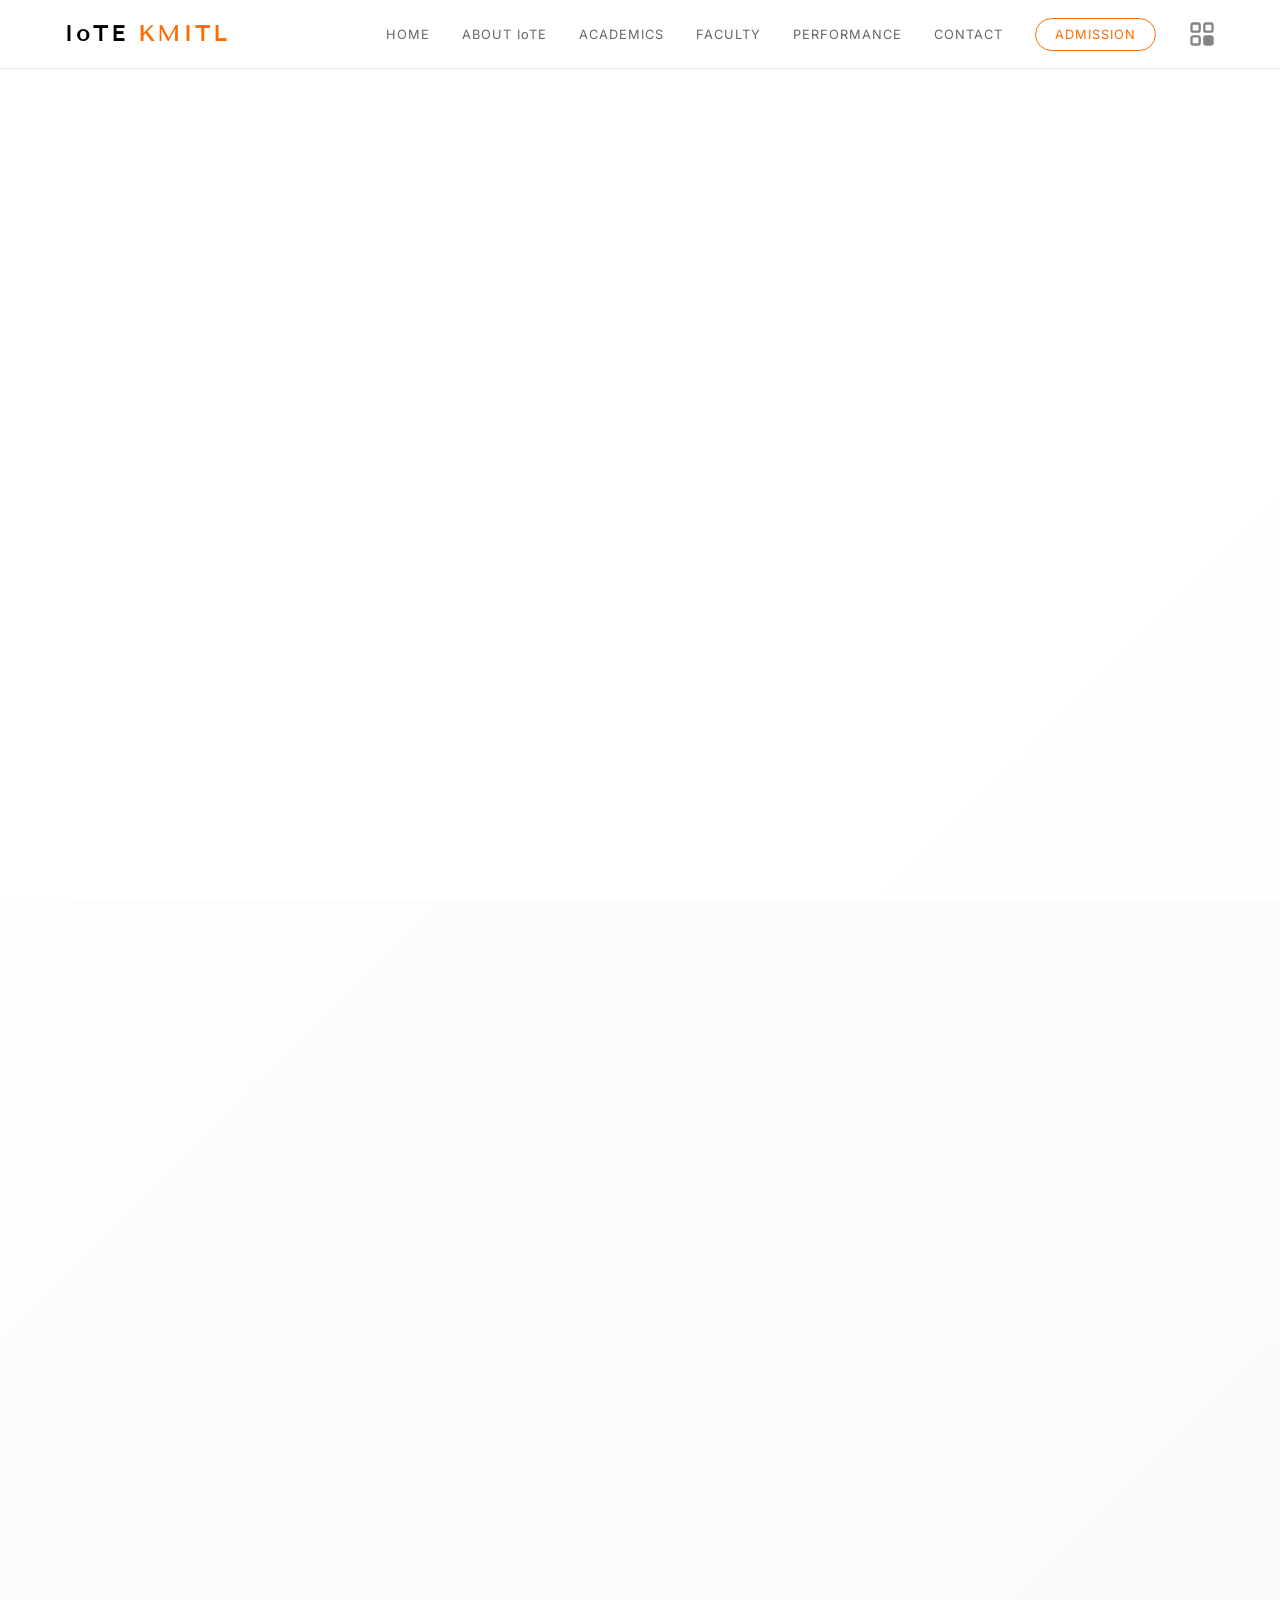
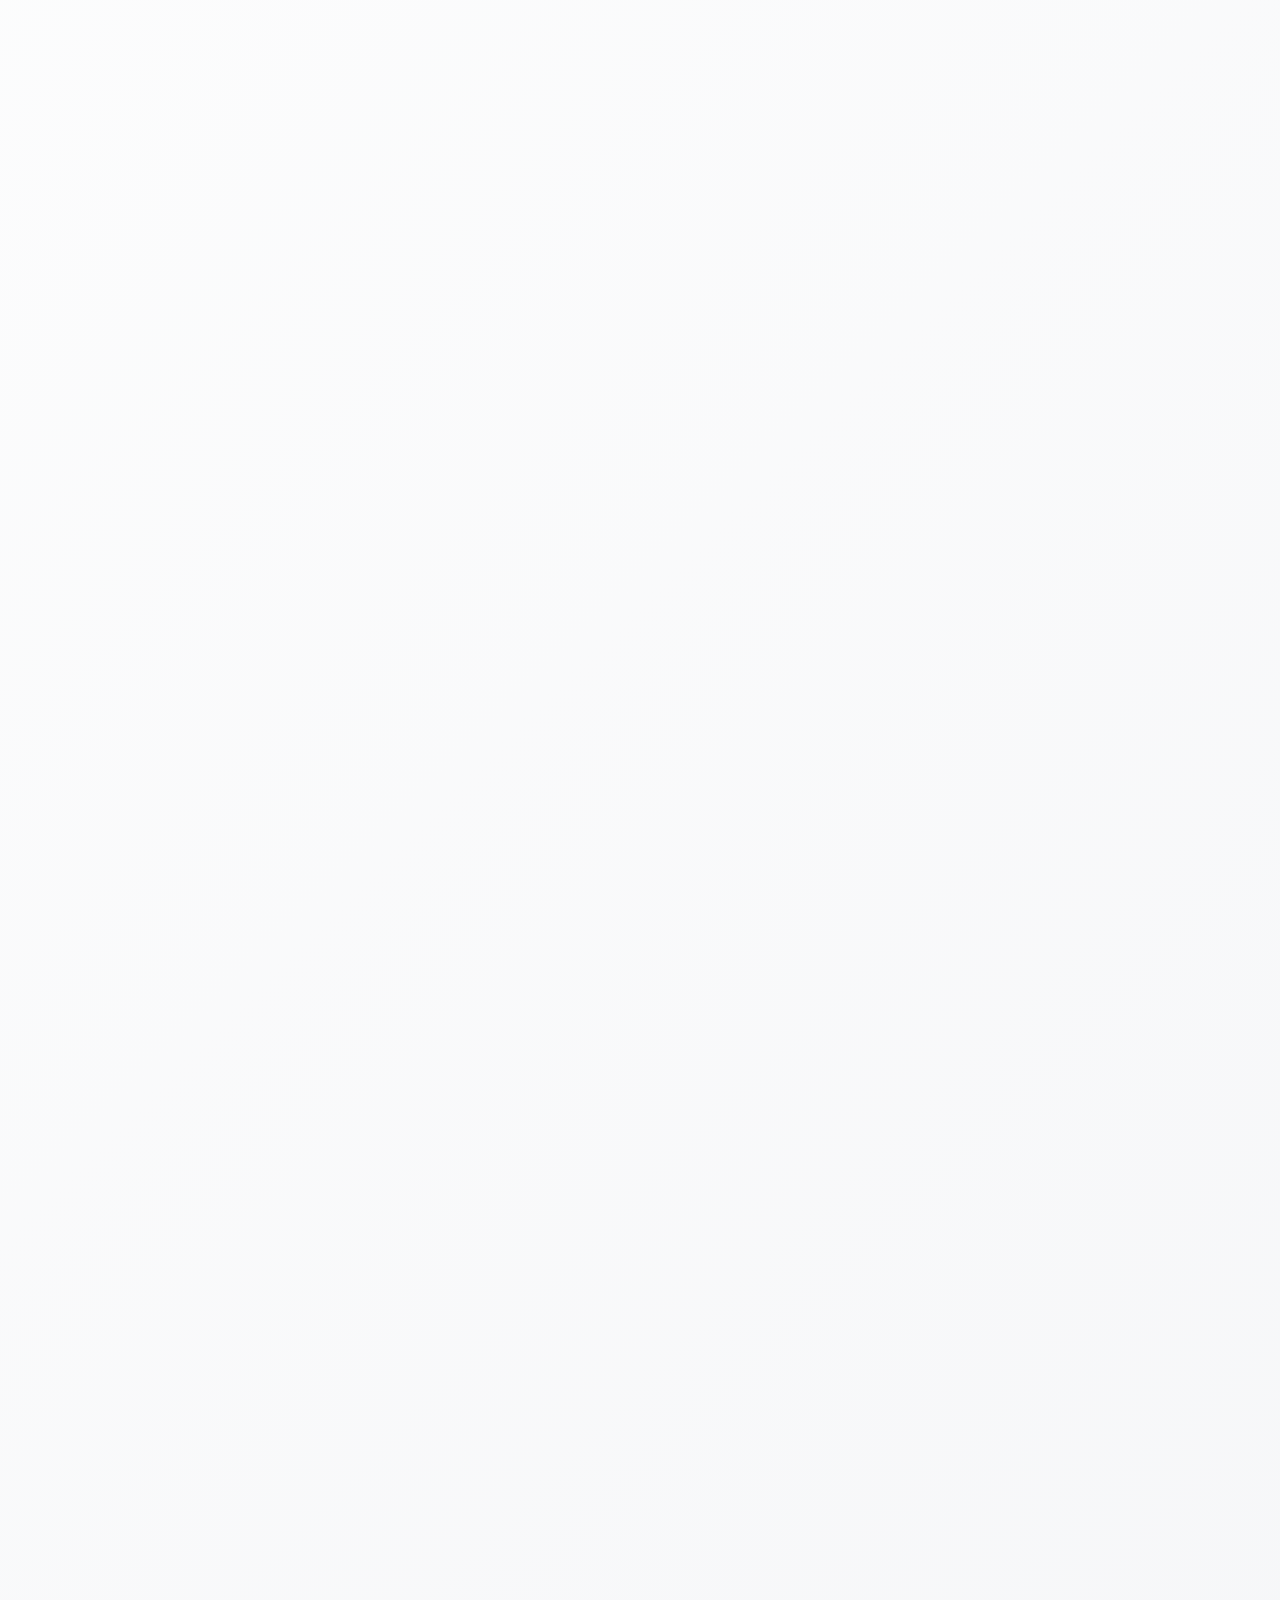
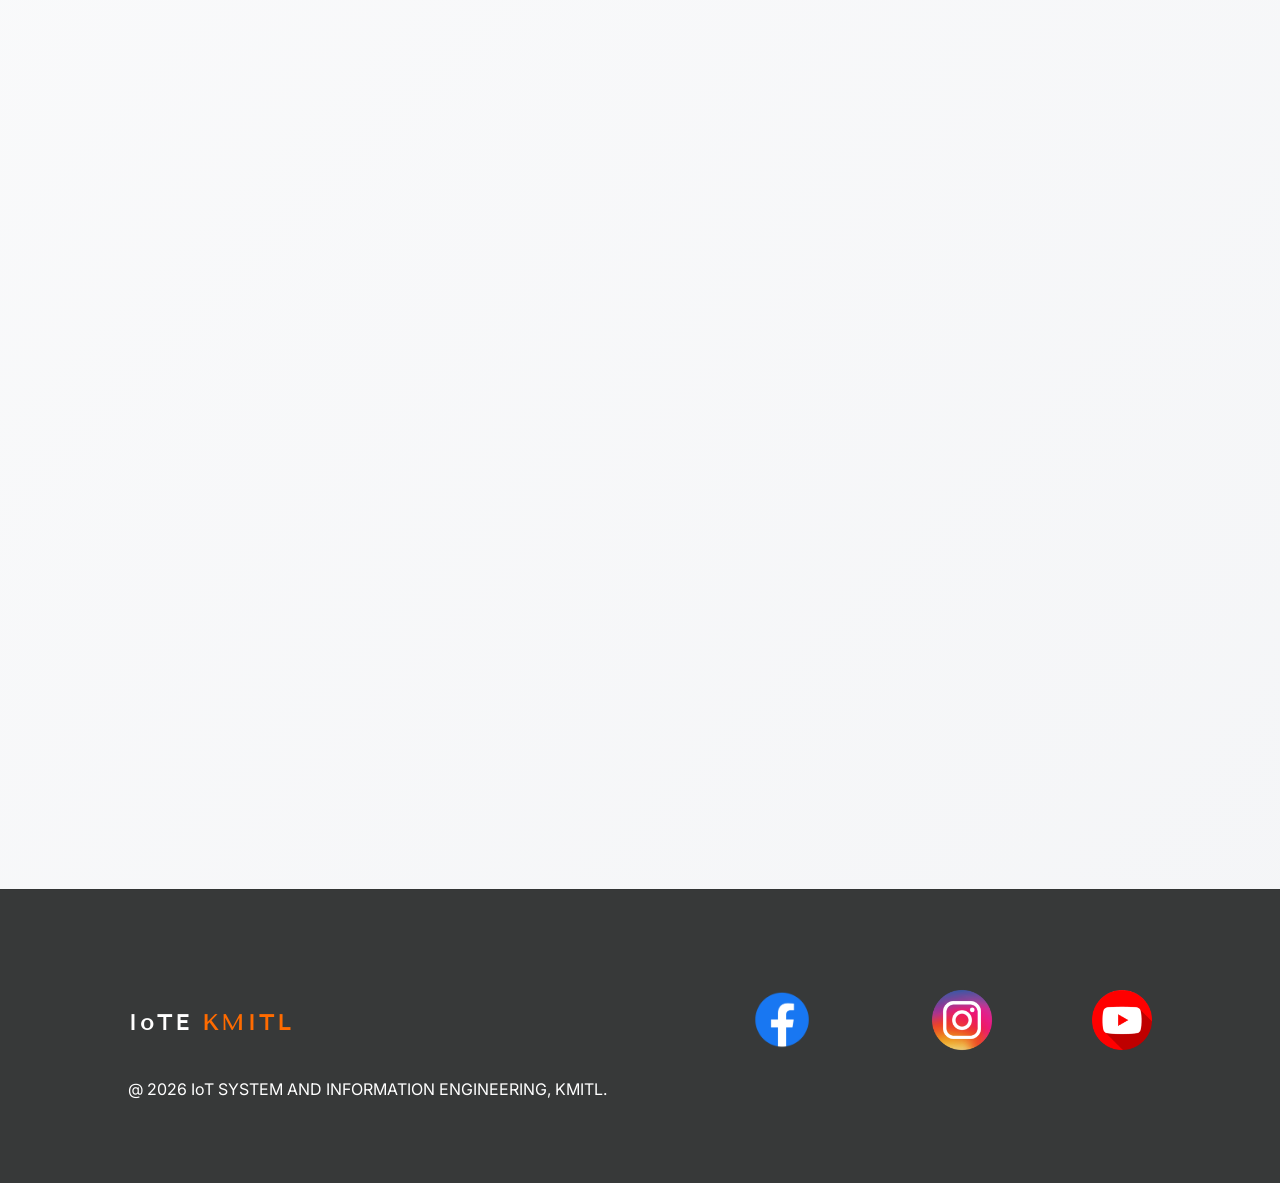
<file: admission.html>
<!DOCTYPE html>
<html lang="th">
<head>
    <meta charset="UTF-8">
    <meta name="viewport" content="width=device-width, initial-scale=1.0">
    <title>Admission | IoTE KMITL - รายละเอียดหลักสูตรและการรับสมัคร</title>
    <link href="https://fonts.googleapis.com/css2?family=Inter:wght@100;300;400;600&family=Tenor+Sans&family=Prompt:wght@200;400;600&display=swap" rel="stylesheet">
    <link rel="stylesheet" href="style.css">
    <style>
        /* สไตล์เพิ่มเติมสำหรับหน้า Admission แบบเน้นข้อมูล */
        .timeline { margin-top: 4rem; position: relative; border-left: 1px solid var(--border); padding-left: 2rem; }
        .timeline-item { margin-bottom: 4rem; position: relative; }
        .timeline-item::before { content: ''; position: absolute; left: calc(-2rem - 5px); top: 5px; width: 9px; height: 9px; background: var(--accent); border-radius: 50%; }
        .timeline-date { font-family: 'Tenor Sans'; color: var(--accent); font-size: 0.8rem; letter-spacing: 2px; margin-bottom: 0.5rem; display: block; }
        .timeline-content h3 { font-family: 'Tenor Sans', 'Prompt'; font-weight: 600; font-size: 1.8rem; margin-bottom: 1rem; color: var(--text); }
        .admission-status { display: inline-block; padding: 0.3rem 1rem; border: 1px solid var(--border); color: var(--dim-text); font-size: 0.6rem; letter-spacing: 1px; margin-top: 1rem; text-transform: uppercase; }
        .status-open { border-color: var(--accent); color: var(--accent); font-weight: 600; }
        
        .admission-stats { display: grid; grid-template-columns: repeat(2, 1fr); gap: 1.5rem; margin-top: 2rem; }
        .stat-box { background: rgba(0,0,0,0.02); padding: 1.5rem; border: 1px solid var(--border); }
        .stat-box h4 { font-size: 0.65rem; color: var(--accent); letter-spacing: 2px; margin-bottom: 0.5rem; text-transform: uppercase; }
        .stat-box p { font-size: 1.4rem; font-family: 'Tenor Sans'; color: var(--text); }

        .info-block { margin-top: 5rem; padding: 4rem 0; border-top: 1px solid var(--border); }
        .grid-detail { display: grid; grid-template-columns: repeat(auto-fit, minmax(250px, 1fr)); gap: 3rem; margin-top: 3rem; }
        
        .pillar-card h3 { font-size: 1.1rem; margin-bottom: 1.5rem; color: var(--text); border-left: 3px solid var(--accent); padding-left: 1rem; }
        .pillar-card ul { list-style: none; }
        .pillar-card ul li { font-size: 0.9rem; color: var(--dim-text); margin-bottom: 0.8rem; display: flex; align-items: flex-start; }
        .pillar-card ul li::before { content: '→'; margin-right: 0.8rem; color: var(--accent); }

        .req-list { list-style: none; margin-top: 2rem; }
        .req-list li { padding: 1.2rem 0; border-bottom: 1px solid var(--border); display: flex; justify-content: space-between; font-size: 0.95rem; color: var(--text); }
        .req-list li span { color: var(--accent); font-weight: 600; text-align: right; }

        .faq-grid { display: grid; grid-template-columns: repeat(auto-fit, minmax(300px, 1fr)); gap: 2rem; margin-top: 4rem; }
        .faq-item { padding: 2.5rem; background: #fff; border: 1px solid var(--border); transition: 0.4s cubic-bezier(0.16, 1, 0.3, 1); }
        .faq-item:hover { border-color: var(--accent); transform: translateY(-5px); box-shadow: 0 10px 30px rgba(0,0,0,0.05); }
        .faq-item h4 { color: var(--accent); margin-bottom: 1.2rem; font-size: 1.1rem; font-weight: 600; }
        .faq-item p { font-size: 0.9rem; color: var(--dim-text); line-height: 1.7; }
    </style>
</head>
<body>

    <canvas id="starfield"></canvas>

    <nav>
        <div class="logo">IoTE <span>KMITL</span></div>
        <ul class="nav-links">
            <li><a href="index.html">HOME</a></li>
            <li><a href="about.html">ABOUT IoTE</a></li>
            <li><a href="academics.html">ACADEMICS</a></li>
            <li><a href="faculty.html">FACULTY</a></li>
            <li><a href="performance.html">PERFORMANCE</a></li>
            <li><a href="contact.html">CONTACT</a></li>
            <li><a href="admission.html" class="active nav-btn">ADMISSION</a></li>
             <li>
    <a href="play.html" class="magic-portal" title="Intelligence Hub">
        <svg width="28" height="28" viewBox="0 0 24 24" fill="none" xmlns="http://www.w3.org/2000/svg">
            <rect x="3" y="3" width="7" height="7" rx="1.5" stroke="currentColor" stroke-width="2"/>
            <rect x="14" y="3" width="7" height="7" rx="1.5" stroke="currentColor" stroke-width="2"/>
            <rect x="3" y="14" width="7" height="7" rx="1.5" stroke="currentColor" stroke-width="2"/>
            <rect x="14" y="14" width="7" height="7" rx="1.5" stroke="currentColor" stroke-width="2" fill="currentColor"/>
        </svg>
    </a>
</li>
        </ul>
    </nav>

    <header class="container" style="padding-top: 15rem; padding-bottom: 8rem;">
        <span class="label reveal">ADMISSION GUIDE</span>
        <h1 class="reveal" style="font-size: clamp(3rem, 10vw, 7rem);">ACADEMIC <span>INTAKE.</span></h1>
        <p class="reveal" style="max-width: 600px; margin-top: 2rem; color: var(--dim-text);">เจาะลึกข้อมูลการเข้าศึกษา หลักสูตรวิศวกรรมศาสตรบัณฑิต สาขาวิชาวิศวกรรมระบบไอโอทีและสารสนเทศ มุ่งเน้นการสร้างนวัตกรเพื่อขับเคลื่อนอุตสาหกรรมดิจิทัล</p>
    </header>

    <section class="container">
        <div class="section-grid">
            <div class="reveal">
                <span class="label">PROGRAM OVERVIEW</span>
                <h2>รายละเอียดเบื้องต้น</h2>
                <div class="admission-stats">
                    <div class="stat-box">
                        <h4>Annual Intake</h4>
                        <p>60 Students</p>
                    </div>
                    <div class="stat-box">
                        <h4>Tuition Fee</h4>
                        <p>25,000 THB</p>
                    </div>
                    <div class="stat-box">
                        <h4>Duration</h4>
                        <p>4 Years</p>
                    </div>
                    <div class="stat-box">
                        <h4>Degree</h4>
                        <p>B.Eng. (IoTE)</p>
                    </div>
                </div>
                
                <div style="margin-top: 4rem; padding: 2rem; background: var(--accent); color: #fff;">
                    <h4 style="font-size: 0.7rem; letter-spacing: 2px; margin-bottom: 1rem;">SCHOLARSHIPS</h4>
                    <p style="font-size: 1.1rem; line-height: 1.6;">มีทุนสนับสนุนการศึกษา ทั้งทุนเรียนดี (Full/Half Grant) และทุนช่วยเหลือการศึกษาสำหรับนักศึกษาที่ขาดแคลนทุนทรัพย์</p>
                </div>
            </div>

            <div class="reveal">
                <span class="label">ADMISSION ROUNDS</span>
                <div class="timeline">
                    <div class="timeline-item reveal">
                        <span class="timeline-date">DEC - JAN</span>
                        <div class="timeline-content">
                            <h3>Round 1: Portfolio</h3>
                            <p>พิจารณาจากแฟ้มสะสมผลงาน ความสามารถพิเศษทางด้านเทคโนโลยี หรือโครงงานวิทยาศาสตร์</p>
                            <span class="admission-status">Closed</span>
                        </div>
                    </div>
                    <div class="timeline-item reveal">
                        <span class="timeline-date">FEB - MAR</span>
                        <div class="timeline-content">
                            <h3>Round 2: Quota</h3>
                            <p>สำหรับนักเรียนเรียนดีในเขตพื้นที่ หรือโรงเรียนในเครือข่ายความร่วมมือทางวิชาการ</p>
                            <span class="admission-status status-open">Open for Application</span>
                        </div>
                    </div>
                    <div class="timeline-item reveal">
                        <span class="timeline-date">MAY</span>
                        <div class="timeline-content">
                            <h3>Round 3: Admission</h3>
                            <p>การคัดเลือกผ่านระบบกลางโดยใช้คะแนน TGAT, TPAT3 และ A-Level ตามสัดส่วนที่กำหนด</p>
                            <span class="admission-status">Coming Soon</span>
                        </div>
                    </div>
                </div>
            </div>
        </div>

        <div class="info-block reveal">
            <span class="label">CURRICULUM PILLARS</span>
            <h2>โครงสร้างการเรียนรู้</h2>
            <div class="grid-detail">
                <div class="pillar-card">
                    <h3>Embedded Systems</h3>
                    <ul>
                        <li>Microcontroller Architecture</li>
                        <li>Real-time Operating Systems</li>
                        <li>Digital Circuit Design</li>
                        <li>Hardware-Software Co-design</li>
                    </ul>
                </div>
                <div class="pillar-card">
                    <h3>Data & Network</h3>
                    <ul>
                        <li>IoT Protocols (MQTT, LoRa)</li>
                        <li>Cloud Computing Service</li>
                        <li>Cyber Security in IoT</li>
                        <li>Big Data Analytics</li>
                    </ul>
                </div>
                <div class="pillar-card">
                    <h3>Smart Applications</h3>
                    <ul>
                        <li>AI & Machine Learning</li>
                        <li>Mobile App Development</li>
                        <li>Web Service Technology</li>
                        <li>Industrial Automation</li>
                    </ul>
                </div>
            </div>
        </div>

        <div class="section-grid reveal" style="margin-top: 5rem;">
            <div>
                <span class="label">CRITERIA</span>
                <h2>เกณฑ์การคัดเลือก</h2>
                <p>สัดส่วนคะแนนที่ใช้ในการพิจารณา (อ้างอิงปีการศึกษาล่าสุด)</p>
            </div>
            <div>
                <ul class="req-list">
                    <li>GPAX (เกรดเฉลี่ยสะสม 5-6 เทอม) <span>ขั้นต่ำ 2.75</span></li>
                    <li>TGAT (ความถนัดทั่วไป) <span>ค่าน้ำหนัก 20%</span></li>
                    <li>TPAT 3 (ความถนัดทางวิศวกรรม) <span>ค่าน้ำหนัก 30%</span></li>
                    <li>A-Level (คณิต 1, ฟิสิกส์, อังกฤษ) <span>ค่าน้ำหนัก 50%</span></li>
                    <li>เอกสารเพิ่มเติม (เฉพาะรอบ Portfolio) <span>Certificate / Project</span></li>
                </ul>
            </div>
        </div>

        <div class="reveal" style="margin-top: 10rem;">
            <span class="label" style="text-align: center; display: block;">FAQ</span>
            <h2 style="text-align: center;">คำถามที่พบบ่อย</h2>
            <div class="faq-grid">
                <div class="faq-item">
                    <h4>วิศวกรรมไอโอที ต่างจากวิศวกรรมคอมพิวเตอร์อย่างไร?</h4>
                    <p>ไอโอทีจะเน้นความเชื่อมโยงระหว่าง "ฮาร์ดแวร์" และ "ซอฟต์แวร์" ผ่านระบบโครงข่าย โดยเราจะเจาะลึกเรื่องระบบเซนเซอร์ การสื่อสารไร้สาย และการนำข้อมูลมาประยุกต์ใช้กับอุปกรณ์ในโลกจริงมากกว่าคอมพิวเตอร์ทั่วไป</p>
                </div>
                <div class="faq-item">
                    <h4>ต้องเตรียมตัวอย่างไรก่อนสอบสัมภาษณ์?</h4>
                    <p>รอบ Portfolio ควรแสดงให้เห็นถึง "Passion" และ "Logic" ในการแก้ปัญหา หากมีโครงงานที่เคยทำ (แม้ไม่เกี่ยวกับไอโอทีโดยตรง) ให้นำมาเล่าถึงกระบวนการคิดและวิธีแก้ปัญหาที่เกิดขึ้น</p>
                </div>
                <div class="faq-item">
                    <h4>จบไปแล้ว โอกาสในการหางานเป็นอย่างไร?</h4>
                    <p>ความต้องการวิศวกรด้านนี้สูงมากในอุตสาหกรรม Smart Factory, Smart City และบริษัท Tech Startup นักศึกษาของเรามีอัตราการได้งานทำสูงถึง 98% ภายใน 6 เดือนหลังเรียนจบ</p>
                </div>
            </div>
        </div>

        <div class="section-grid reveal" style="margin-top: 10rem; border-top: 1px solid var(--border); padding-top: 8rem; padding-bottom: 8rem;">
            <div>
                <span class="label">BECOME AN INNOVATOR</span>
                <h2>คุณพร้อมที่จะสร้าง<br>นวัตกรรมเปลี่ยนโลกหรือยัง?</h2>
            </div>
            <div>
                <p style="margin-bottom: 3rem; color: var(--dim-text);">เปิดรับสมัครรอบโควตาแล้ววันนี้ ตรวจสอบระเบียบการสมัครอย่างเป็นทางการได้ที่เว็บไซต์สำนักทะเบียนและประมวลผล</p>
                <div style="display: flex; gap: 2rem; flex-wrap: wrap;">
                    <a href="https://reg.kmitl.ac.th" target="_blank" class="nav-btn" style="padding: 1.2rem 4rem; display: inline-block; text-decoration: none; background: #000; color: #fff !important; border: none;">APPLY NOW</a>
                    <a href="contact.html" class="nav-btn" style="padding: 1.2rem 3rem; display: inline-block; text-decoration: none;">DOWNLOAD SYLLABUS</a>
                </div>
            </div>
        </div>
    </section>

    <footer>
        <div class="footer-content">
            <div class="logo">IoTE <span>KMITL</span></div>
            <div class="social-links">
                <a href="https://www.facebook.com/IOTE.KMITL?mibextid=wwXIfr&rdid=25CPRn6FU3PUXONX&share_url=https%3A%2F%2Fwww.facebook.com%2Fshare%2F1Gx8LU5F8J%2F%3Fmibextid%3DwwXIfr#"target="_blank"><img src="Facebook.png" alt="Facebook" class="social-icon"></a>
    <a href="https://www.instagram.com/kmitl.iote.official?igsh=MTRmMmxjOWxud3BwNQ%3D%3D"target="_blank"><img src="instagram.png" alt="LinkedIn" class="social-icon"></a>
    <a href="https://www.youtube.com/@iote_kmitl"target="_blank"><img src="Youtube.png" alt="YouTube" class="social-icon" style="width: 60px;"></a>
            </div>
        </div>
        <div class="footer-bottom">
            <p>@ 2026 IoT SYSTEM AND INFORMATION ENGINEERING, KMITL.</p>
        </div>
    </footer>

    <script src="script.js"></script>
</body>
</html>
</file>
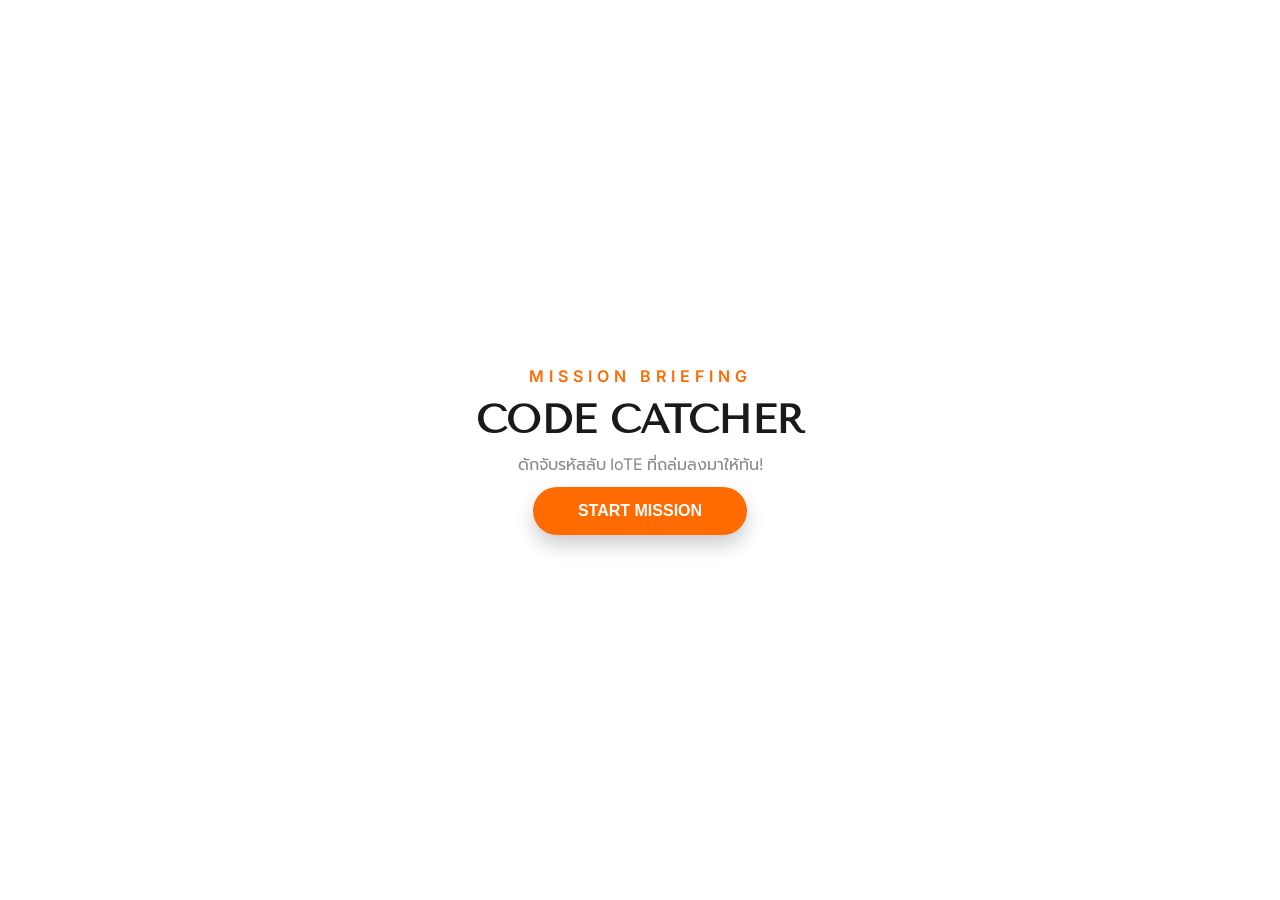
<file: analyzer.html>
<!DOCTYPE html>
<html lang="th">
<head>
    <meta charset="UTF-8">
    <meta name="viewport" content="width=device-width, initial-scale=1.0">
    <title>IoTE Alphabet Catch | สุ่มถอดรหัสลับ</title>
    <link href="https://fonts.googleapis.com/css2?family=Inter:wght@400;600;800&family=Tenor+Sans&family=Prompt:wght@300;400;600&family=JetBrains+Mono&display=swap" rel="stylesheet">
    
    <style>
        :root {
            --bg: #ffffff;
            --text: #1a1a1a;
            --accent: #ff6b00; 
            --accent-soft: #ff8533;
            --border: rgba(0, 0, 0, 0.08);
            --dim-text: #666;
            --danger: #ff4d4d;
        }

        * { margin: 0; padding: 0; box-sizing: border-box; }
        body { background-color: var(--bg); color: var(--text); font-family: 'Inter', 'Prompt', sans-serif; overflow: hidden; height: 100vh; user-select: none; }
        
        #starfield { position: fixed; top: 0; left: 0; width: 100%; height: 100%; z-index: -2; background: #ffffff; }

        /* --- Navbar --- */
        nav { 
            position: fixed; top: 0; width: 100%; z-index: 1000; 
            padding: 1.5rem 5%; display: flex; justify-content: space-between; 
            align-items: center; backdrop-filter: blur(15px); 
            background: rgba(255, 255, 255, 0.85); border-bottom: 1px solid var(--border); 
        }
        .logo { font-family: 'Tenor Sans', sans-serif; font-size: 1.4rem; font-weight: bold; letter-spacing: 3px; color: #000; text-decoration: none; }
        .logo span { color: var(--accent); }
        .nav-links { display: flex; list-style: none; gap: 2.5rem; align-items: center; }
        .nav-links a { text-decoration: none; color: var(--dim-text); font-size: 0.75rem; letter-spacing: 2px; font-weight: 600; }
        .nav-btn { border: 1.5px solid var(--accent); padding: 0.5rem 1.5rem; border-radius: 50px; color: var(--accent) !important; }

        /* --- Timer Display --- */
        .timer-container {
            position: fixed; top: 100px; right: 5%; z-index: 500;
            background: rgba(255, 255, 255, 0.9); padding: 10px 25px;
            border-radius: 50px; border: 1px solid var(--border);
            box-shadow: 0 10px 30px rgba(0,0,0,0.05);
            font-family: 'JetBrains Mono', monospace; font-weight: 800; font-size: 1.2rem;
            display: flex; align-items: center; gap: 10px;
        }
        .timer-danger { color: var(--danger); animation: shake 0.2s infinite; }
        @keyframes shake { 0%, 100% { transform: translateX(0); } 50% { transform: translateX(2px); } }

        /* --- Falling Letters --- */
        .falling-letter {
            position: absolute; cursor: pointer; font-family: 'JetBrains Mono', monospace;
            font-size: 2.5rem; font-weight: 800; color: var(--accent);
            z-index: 50; padding: 10px;
            filter: drop-shadow(0 4px 8px rgba(255, 107, 0, 0.2));
            animation: wobble 2s ease-in-out infinite;
        }
        @keyframes wobble { 0%, 100% { transform: rotate(-10deg) translateX(-5px); } 50% { transform: rotate(10deg) translateX(5px); } }

        /* --- Game UI --- */
        .game-ui {
            position: fixed; bottom: 40px; left: 50%; transform: translateX(-50%);
            z-index: 100; pointer-events: none; width: 95%; max-width: 1000px;
            display: flex; flex-direction: column; align-items: center;
        }
        .mission-tag {
            background: var(--accent); color: white; padding: 5px 20px;
            border-radius: 20px 20px 0 0; font-size: 0.7rem; font-weight: 800;
            letter-spacing: 2px; transform: translateY(1px);
        }
        .target-display {
            display: flex; flex-wrap: wrap; gap: 6px; justify-content: center;
            background: rgba(255, 255, 255, 0.9); padding: 25px; border-radius: 25px;
            box-shadow: 0 20px 50px rgba(0,0,0,0.08); border: 1px solid var(--border);
            backdrop-filter: blur(10px); width: 100%;
        }
        .letter-slot {
            width: 25px; height: 35px; border-bottom: 2px solid #eee;
            display: flex; align-items: center; justify-content: center;
            font-family: 'JetBrains Mono', monospace; font-size: 1.1rem; font-weight: 800;
            color: var(--accent); transition: 0.4s;
        }
        .letter-slot.filled { border-bottom-color: var(--accent); transform: scale(1.1); }
        .letter-slot.space { border-bottom: none; width: 10px; }

        /* --- Overlays --- */
        #success-overlay, #fail-overlay {
            position: fixed; inset: 0; z-index: 3000;
            display: none; flex-direction: column; align-items: center; justify-content: center; color: white;
            padding: 20px;
        }
        #success-overlay { background: var(--accent); }
        #fail-overlay { background: #333; }

        .explanation-card {
            background: rgba(255, 255, 255, 0.15);
            padding: 20px; border-radius: 20px;
            max-width: 500px; margin: 20px 0;
            border: 1px solid rgba(255,255,255,0.3);
            text-align: center; line-height: 1.6;
        }

        .btn-action {
            margin-top: 10px; padding: 15px 45px; border-radius: 50px; border: none;
            background: var(--accent); color: white; font-size: 1rem; font-weight: 800;
            cursor: pointer; box-shadow: 0 10px 20px rgba(0,0,0,0.2); transition: 0.3s;
        }
        .btn-action:hover { transform: scale(1.05); }

        .particle { position: absolute; pointer-events: none; z-index: 60; font-size: 1.5rem; animation: particleOut 0.7s ease-out forwards; }
        @keyframes particleOut { to { transform: translate(var(--x), var(--y)) scale(0); opacity: 0; } }
    </style>
</head>
<body>

    <canvas id="starfield"></canvas>

    <nav>
        <a href="index.html" class="logo">IoTE <span>KMITL</span></a>
        <ul class="nav-links">
            <li><a href="index.html">HOME</a></li>
            <li><a href="admission.html" class="nav-btn">ADMISSION</a></li>
        </ul>
    </nav>

    <div class="timer-container" id="timer-box" style="display: none;">
        <span>⏳</span> <span id="time-left">00</span>s
    </div>

    <div id="start-screen" style="position: fixed; inset: 0; background: white; z-index: 2000; display: flex; flex-direction: column; align-items: center; justify-content: center;">
        <div style="text-align: center;">
            <span style="color: var(--accent); letter-spacing: 5px; font-weight: 600;">MISSION BRIEFING</span>
            <h1 style="font-family: 'Tenor Sans'; font-size: 2.5rem; margin: 10px 0;">CODE <span>CATCHER</span></h1>
            <p style="color: #888;">ดักจับรหัสลับ IoTE ที่ถล่มลงมาให้ทัน!</p>
            <button class="btn-action" onclick="startGame()">START MISSION</button>
        </div>
    </div>

    <div class="game-ui">
        <div class="mission-tag" id="mission-tag">MISSION: ???</div>
        <div class="target-display" id="display"></div>
    </div>

    <div id="success-overlay">
        <div style="font-size: 3rem; margin-bottom: 10px;">🔓</div>
        <h2 style="font-family: 'Tenor Sans'; font-size: 2rem; letter-spacing: 5px;">DECODED</h2>
        <p id="win-word" style="font-family: 'JetBrains Mono'; font-size: 1.5rem; margin: 5px 0; color: #fff; font-weight: 800;"></p>
        
        <div class="explanation-card">
            <strong style="display: block; margin-bottom: 10px; font-size: 1.2rem;">DID YOU KNOW?</strong>
            <span id="explanation-text">...</span>
        </div>

        <div style="display: flex; gap: 10px;">
            <button class="btn-action" style="background: white; color: var(--accent);" onclick="location.reload()">NEXT MISSION</button>
            <button class="btn-action" style="background: transparent; border: 2px solid white;" onclick="window.location.href='index.html'">HOME</button>
        </div>
    </div>

    <div id="fail-overlay">
        <div style="font-size: 4rem; margin-bottom: 10px;">⌛</div>
        <h2 style="font-family: 'Tenor Sans'; font-size: 2.5rem; letter-spacing: 5px;">TIME OUT</h2>
        <button class="btn-action" onclick="location.reload()">RETRY MISSION</button>
    </div>

    <script>
        // Starfield DNA
        const canvas = document.getElementById('starfield');
        const ctx = canvas.getContext('2d');
        let stars = [];
        function resize() { canvas.width = window.innerWidth; canvas.height = window.innerHeight; }
        class Star {
            constructor() { this.x = Math.random() * canvas.width; this.y = Math.random() * canvas.height; this.size = Math.random() * 1.5; this.speed = Math.random() * 0.3; }
            update() { this.y += this.speed; if (this.y > canvas.height) this.y = 0; }
            draw() { ctx.fillStyle = '#ff6b0033'; ctx.beginPath(); ctx.arc(this.x, this.y, this.size, 0, Math.PI * 2); ctx.fill(); }
        }
        function initStars() { stars = []; for (let i = 0; i < 70; i++) stars.push(new Star()); }
        function animate() { ctx.clearRect(0, 0, canvas.width, canvas.height); stars.forEach(s => { s.update(); s.draw(); }); requestAnimationFrame(animate); }
        window.addEventListener('resize', () => { resize(); initStars(); });
        resize(); initStars(); animate();

        // Game Configuration & Explanations
        const wordData = {
            "IOT ENGINEERING KMITL": "หลักสูตรที่ปั้นวิศวกรยุคใหม่ที่ KMITL เน้นสร้างนวัตกรรมที่เชื่อมต่อโลกผ่าน Internet และ Hardware อัจฉริยะ",
            "SMART TECHNOLOGY": "เทคโนโลยีที่ใช้ Sensor และ AI ในการประมวลผล เพื่อให้ระบบสามารถตัดสินใจและทำงานได้เองอย่างชาญฉลาด",
            "DIGITAL INNOVATION": "การสร้างสรรค์สิ่งใหม่ด้วยเทคโนโลยีดิจิทัล เพื่อแก้ปัญหาเดิมๆ ในรูปแบบที่มีประสิทธิภาพมากขึ้น",
            "EMBEDDED SYSTEMS": "ระบบคอมพิวเตอร์ขนาดเล็กที่ฝังอยู่ในอุปกรณ์ต่างๆ เช่น แผงวงจรในตู้เย็น หรือระบบควบคุมรถยนต์",
            "INTERNET OF THINGS": "เครือข่ายของสิ่งของที่เชื่อมต่ออินเทอร์เน็ต ทำให้เราสั่งงานหรือเก็บข้อมูลจากอุปกรณ์ได้ทุกที่ทั่วโลก",
            "CYBER SECURITY": "เกราะป้องกันข้อมูลในโลกออนไลน์ เพราะเมื่อทุกอย่างเชื่อมต่อกัน ความปลอดภัยของข้อมูลจึงสำคัญที่สุด",
            "CLOUD COMPUTING": "การประมวลผลบน Server ขนาดใหญ่ผ่านเน็ต ทำให้เราไม่ต้องเก็บข้อมูลไว้ในเครื่องตัวเองและเข้าถึงได้จากทุกที่",
            "ROBOTICS LAB": "พื้นที่บ่มเพาะการสร้างหุ่นยนต์และระบบอัตโนมัติ ซึ่งเป็นหัวใจสำคัญของอุตสาหกรรม 4.0"
        };
        
        const keys = Object.keys(wordData);
        let targetText = keys[Math.floor(Math.random() * keys.length)];
        let currentIndex = 0;
        let gameActive = false;
        let timeLeft = 0;
        let spawnInterval, timerInterval;

        document.getElementById('mission-tag').innerText = `MISSION: ${targetText}`;

        // สร้างช่อง Slots
        targetText.split('').forEach((char, index) => {
            const slot = document.createElement('div');
            if (char === ' ') { slot.className = 'letter-slot space'; } 
            else { slot.className = 'letter-slot'; slot.id = `slot-${index}`; slot.innerText = ''; }
            document.getElementById('display').appendChild(slot);
        });

        function startGame() {
            document.getElementById('start-screen').style.display = 'none';
            document.getElementById('timer-box').style.display = 'flex';
            const cleanLength = targetText.replace(/\s/g, '').length;
            timeLeft = Math.floor(40 + (cleanLength * 3)); // ให้เวลานานขึ้นตามคำขอ
            updateTimerDisplay();
            gameActive = true;
            
            // ปรับตัวอักษรลงถี่ขึ้น (จาก 900ms เหลือ 450ms)
            spawnInterval = setInterval(createFallingLetter, 450); 
            timerInterval = setInterval(countDown, 1000);
        }

        function countDown() {
            timeLeft--;
            updateTimerDisplay();
            if (timeLeft <= 0) gameFail();
        }

        function updateTimerDisplay() {
            const display = document.getElementById('time-left');
            const box = document.getElementById('timer-box');
            display.innerText = timeLeft;
            if (timeLeft <= 5) box.classList.add('timer-danger');
            else box.classList.remove('timer-danger');
        }

        function createFallingLetter() {
            if (!gameActive) return;
            const letterDiv = document.createElement('div');
            letterDiv.className = 'falling-letter';
            const isTarget = Math.random() < 0.35; // ปรับโอกาสเจอตัวเป้าหมาย
            const nextTarget = targetText[currentIndex] === ' ' ? targetText[currentIndex+1] : targetText[currentIndex];
            letterDiv.innerText = isTarget ? nextTarget : "ABCDEFGHIJKLMNOPQRSTUVWXYZ"[Math.floor(Math.random()*26)];
            letterDiv.style.left = (Math.random() * 80 + 10) + 'vw';
            document.body.appendChild(letterDiv);

            const duration = Math.random() * 2000 + 4000; // ความเร็วการร่วงระดับปานกลาง
            const anim = letterDiv.animate([{ top: '-10vh', opacity: 0 }, { top: '110vh', opacity: 1 }], { duration: duration, easing: 'linear' });

            const handleHit = (e) => {
                const clickX = e.clientX || (e.touches ? e.touches[0].clientX : 0);
                const clickY = e.clientY || (e.touches ? e.touches[0].clientY : 0);
                if (letterDiv.innerText === targetText[currentIndex]) {
                    createParticles(clickX, clickY);
                    collectLetter(letterDiv.innerText, currentIndex);
                    letterDiv.remove();
                } else {
                    letterDiv.style.opacity = '0.1';
                    letterDiv.style.pointerEvents = 'none';
                }
            };
            letterDiv.onmousedown = handleHit;
            letterDiv.ontouchstart = (e) => { e.preventDefault(); handleHit(e); };
            anim.onfinish = () => letterDiv.remove();
        }

        function createParticles(x, y) {
            for (let i = 0; i < 6; i++) {
                const p = document.createElement('div');
                p.className = 'particle'; p.innerText = '🧡';
                p.style.left = x + 'px'; p.style.top = y + 'px';
                p.style.setProperty('--x', (Math.random() - 0.5) * 150 + 'px');
                p.style.setProperty('--y', (Math.random() - 0.5) * 150 + 'px');
                document.body.appendChild(p);
                setTimeout(() => p.remove(), 700);
            }
        }

        function collectLetter(char, index) {
            const slot = document.getElementById(`slot-${index}`);
            if(slot) { slot.innerText = char; slot.classList.add('filled'); }
            currentIndex++;
            if (targetText[currentIndex] === ' ') currentIndex++;
            if (currentIndex >= targetText.length) gameWin();
        }

        function gameWin() {
            stopGame();
            document.getElementById('win-word').innerText = targetText;
            document.getElementById('explanation-text').innerText = wordData[targetText];
            setTimeout(() => { document.getElementById('success-overlay').style.display = 'flex'; }, 500);
        }

        function gameFail() {
            stopGame();
            setTimeout(() => { document.getElementById('fail-overlay').style.display = 'flex'; }, 500);
        }

        function stopGame() {
            gameActive = false;
            clearInterval(spawnInterval);
            clearInterval(timerInterval);
        }
    </script>
</body>
</html>
</file>
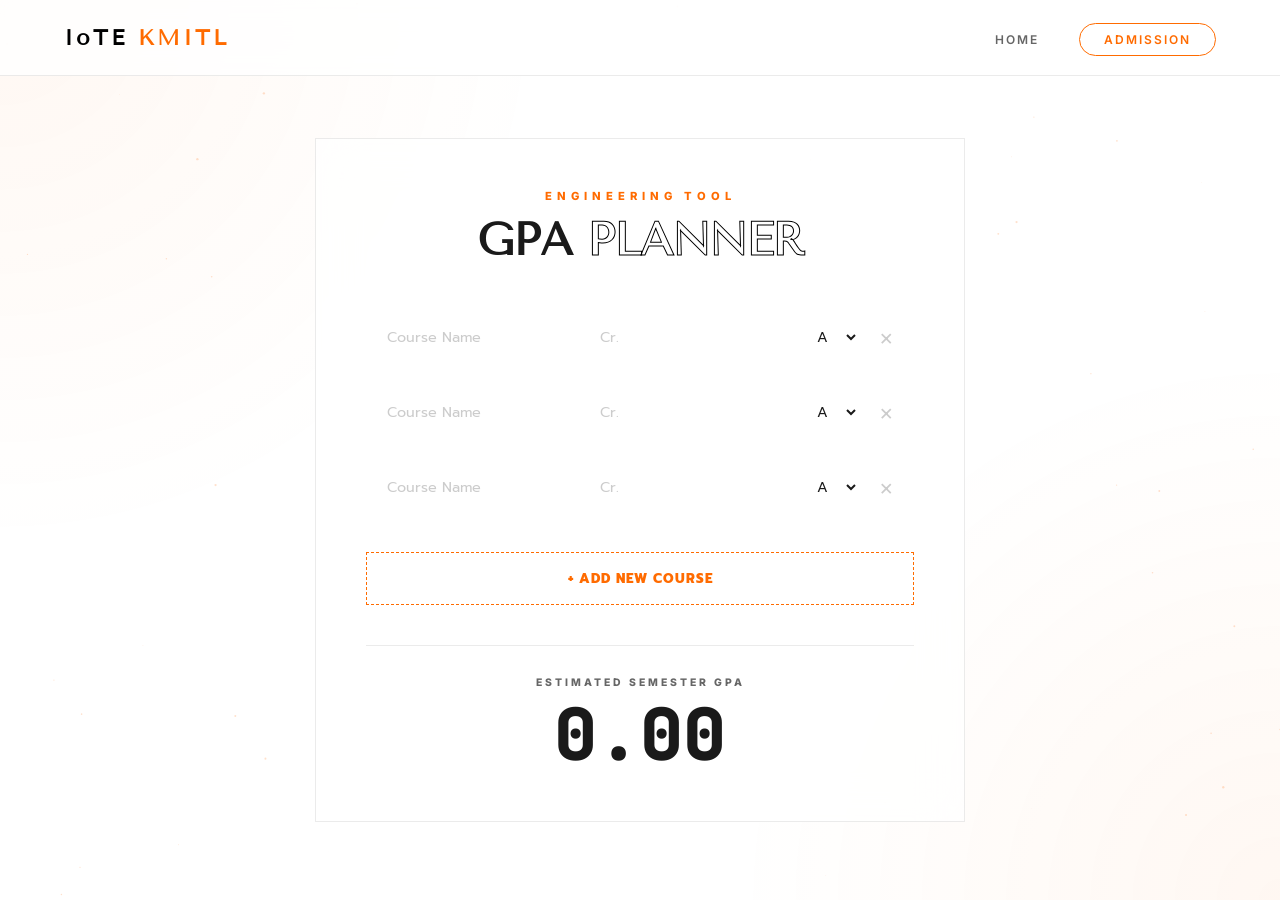
<file: cal.html>
<!DOCTYPE html>
<html lang="th">
<head>
    <meta charset="UTF-8">
    <meta name="viewport" content="width=device-width, initial-scale=1.0">
    <title>GPA Planner | IoTE KMITL</title>
    <link href="https://fonts.googleapis.com/css2?family=Inter:wght@400;600;800&family=Tenor+Sans&family=Prompt:wght@300;400;600&family=JetBrains+Mono&display=swap" rel="stylesheet">
    
    <style>
        :root {
            --bg: #ffffff;
            --text: #1a1a1a;
            --accent: #ff6b00; 
            --accent-soft: #ff8533;
            --border: rgba(0, 0, 0, 0.08);
            --dim-text: #666;
            --glass: rgba(255, 255, 255, 0.7);
        }

        * { margin: 0; padding: 0; box-sizing: border-box; }
        body { 
            background-color: var(--bg); 
            color: var(--text); 
            font-family: 'Inter', 'Prompt', sans-serif; 
            min-height: 100vh;
            overflow-x: hidden;
        }

        /* --- Background Animation (ธีมเดียวกับทุกหน้า) --- */
        .bg-visual {
            position: fixed; top: 0; left: 0; width: 100%; height: 100%; z-index: -1;
            background: radial-gradient(circle at 0% 0%, rgba(255, 107, 0, 0.05) 0%, transparent 35%),
                        radial-gradient(circle at 100% 100%, rgba(255, 107, 0, 0.05) 0%, transparent 35%);
            animation: bgShift 15s ease-in-out infinite alternate;
        }
        @keyframes bgShift { 0% { transform: scale(1); } 100% { transform: scale(1.1); } }

        /* --- Navbar (เหมือนหน้าหลักและหน้า Hub) --- */
        nav { 
            position: fixed; top: 0; width: 100%; z-index: 1000; 
            padding: 1.5rem 5%; display: flex; justify-content: space-between; 
            align-items: center; backdrop-filter: blur(15px); 
            background: rgba(255, 255, 255, 0.8); border-bottom: 1px solid var(--border); 
        }
        .logo { font-family: 'Tenor Sans', sans-serif; font-size: 1.4rem; font-weight: bold; letter-spacing: 3px; color: #000; text-decoration: none; }
        .logo span { color: var(--accent); }
        .nav-links { display: flex; list-style: none; gap: 2.5rem; align-items: center; }
        .nav-links a { text-decoration: none; color: var(--dim-text); font-size: 0.75rem; letter-spacing: 2px; font-weight: 600; transition: 0.3s; }
        .nav-links a:hover { color: var(--accent); }
        .nav-btn { border: 1.5px solid var(--accent); padding: 0.5rem 1.5rem; border-radius: 50px; color: var(--accent) !important; }

        /* --- Main Calculator Container --- */
        .main-content {
            min-height: 100vh;
            display: flex;
            align-items: center;
            justify-content: center;
            padding: 120px 5% 60px 5%;
        }

        .calc-card {
            background: var(--glass);
            backdrop-filter: blur(20px);
            border: 1px solid var(--border);
            width: 100%;
            max-width: 650px;
            padding: 50px;
            animation: fadeInUp 1s ease forwards;
        }

        .header { text-align: center; margin-bottom: 40px; }
        .header h1 { font-family: 'Tenor Sans'; font-size: 2.8rem; letter-spacing: -1px; margin-bottom: 10px; }
        .header h1 span { -webkit-text-stroke: 1px #000; -webkit-text-fill-color: transparent; }
        .label { color: var(--accent); font-weight: 800; font-size: 0.7rem; letter-spacing: 5px; display: block; margin-bottom: 10px; }

        /* --- Input Rows --- */
        .course-row {
            display: flex; gap: 15px; margin-bottom: 15px; align-items: center;
            background: rgba(255, 255, 255, 0.5); padding: 5px 15px; border-radius: 4px;
            transition: 0.3s; border: 1px solid transparent;
        }
        .course-row:hover { border-color: var(--accent); background: #fff; }

        .course-row input, .course-row select {
            border: none; background: transparent; padding: 12px 5px;
            font-family: 'Prompt'; font-size: 0.9rem; outline: none; color: var(--text);
        }
        .course-row input::placeholder { color: #ccc; }

        /* ลบแถวด้วยกากบาท */
        .remove-trigger {
            cursor: pointer; color: #ccc; font-size: 1.4rem; padding: 0 5px;
            transition: 0.3s; line-height: 1;
        }
        .remove-trigger:hover { color: var(--accent); transform: scale(1.2) rotate(90deg); }

        .add-btn {
            width: 100%; padding: 15px; margin-top: 20px;
            border: 1px dashed var(--accent); background: none;
            color: var(--accent); cursor: pointer; font-weight: 800;
            font-family: 'Prompt'; letter-spacing: 1px; transition: 0.3s;
        }
        .add-btn:hover { background: rgba(255, 107, 0, 0.05); border-style: solid; }

        /* --- Result --- */
        .result-box {
            margin-top: 40px; padding-top: 30px; border-top: 1px solid var(--border);
            text-align: center;
        }
        .gpa-label { font-size: 0.65rem; font-weight: 800; letter-spacing: 3px; color: var(--dim-text); margin-bottom: 10px; display: block; }
        #total-gpa { font-family: 'JetBrains Mono'; font-size: 4.5rem; font-weight: 800; line-height: 1; color: var(--text); }

        @keyframes fadeInUp { from { opacity: 0; transform: translateY(30px); } to { opacity: 1; transform: translateY(0); } }

        @media (max-width: 600px) {
            .calc-card { padding: 30px 15px; }
            .course-row { gap: 5px; padding: 5px 10px; }
            .header h1 { font-size: 2rem; }
        }
    </style>
</head>
<body>

    <div class="bg-visual"></div>
    <canvas id="starfield" style="position:fixed; top:0; left:0; z-index:-1;"></canvas>

    <nav>
        <a href="index.html" class="logo">IoTE <span>KMITL</span></a>
        <ul class="nav-links">
            <li><a href="index.html">HOME</a></li>
            <li><a href="admission.html" class="nav-btn">ADMISSION</a></li>
        </ul>
    </nav>

    <main class="main-content">
        <div class="calc-card">
            <div class="header">
                <span class="label">ENGINEERING TOOL</span>
                <h1>GPA <span>PLANNER</span></h1>
            </div>

            <div id="course-container">
                </div>

            <button class="add-btn" onclick="addRow()">+ ADD NEW COURSE</button>

            <div class="result-box">
                <span class="gpa-label">ESTIMATED SEMESTER GPA</span>
                <h1 id="total-gpa">0.00</h1>
            </div>
        </div>
    </main>

    <script>
        // Starfield DNA (ธีมเดียวกับหน้า Hub)
        const canvas = document.getElementById('starfield');
        const ctx = canvas.getContext('2d');
        let stars = [];
        function resize() { canvas.width = window.innerWidth; canvas.height = window.innerHeight; }
        class Star {
            constructor() { this.x = Math.random() * canvas.width; this.y = Math.random() * canvas.height; this.size = Math.random() * 1.2; this.speed = Math.random() * 0.15; }
            update() { this.y += this.speed; if (this.y > canvas.height) this.y = 0; }
            draw() { ctx.fillStyle = 'rgba(255, 107, 0, 0.2)'; ctx.beginPath(); ctx.arc(this.x, this.y, this.size, 0, Math.PI * 2); ctx.fill(); }
        }
        function init() { stars = []; for (let i = 0; i < 80; i++) stars.push(new Star()); }
        function animate() { ctx.clearRect(0, 0, canvas.width, canvas.height); stars.forEach(s => { s.update(); s.draw(); }); requestAnimationFrame(animate); }
        window.addEventListener('resize', () => { resize(); init(); });
        resize(); init(); animate();

        // GPA Calculation Logic
        window.onload = () => { for(let i=0; i<3; i++) addRow(); }

        function addRow() {
            const container = document.getElementById('course-container');
            const div = document.createElement('div');
            div.className = 'course-row';
            div.innerHTML = `
                <input type="text" placeholder="Course Name" style="flex: 2;">
                <input type="number" placeholder="Cr." class="cr" style="flex: 0.6;" oninput="calc()">
                <select class="gr" style="flex: 0.8;" onchange="calc()">
                    <option value="4">A</option><option value="3.5">B+</option>
                    <option value="3">B</option><option value="2.5">C+</option>
                    <option value="2">C</option><option value="1.5">D+</option>
                    <option value="1">D</option><option value="0">F</option>
                </select>
                <div class="remove-trigger" onclick="this.parentElement.remove(); calc();">×</div>
            `;
            container.appendChild(div);
            calc();
        }

        function calc() {
            const crs = document.querySelectorAll('.cr');
            const grs = document.querySelectorAll('.gr');
            let totalP = 0, totalC = 0;
            crs.forEach((c, i) => {
                const val = parseFloat(c.value) || 0;
                totalP += val * parseFloat(grs[i].value);
                totalC += val;
            });
            const res = totalC > 0 ? (totalP / totalC).toFixed(2) : "0.00";
            document.getElementById('total-gpa').innerText = res;
        }
    </script>
</body>
</html>
</file>
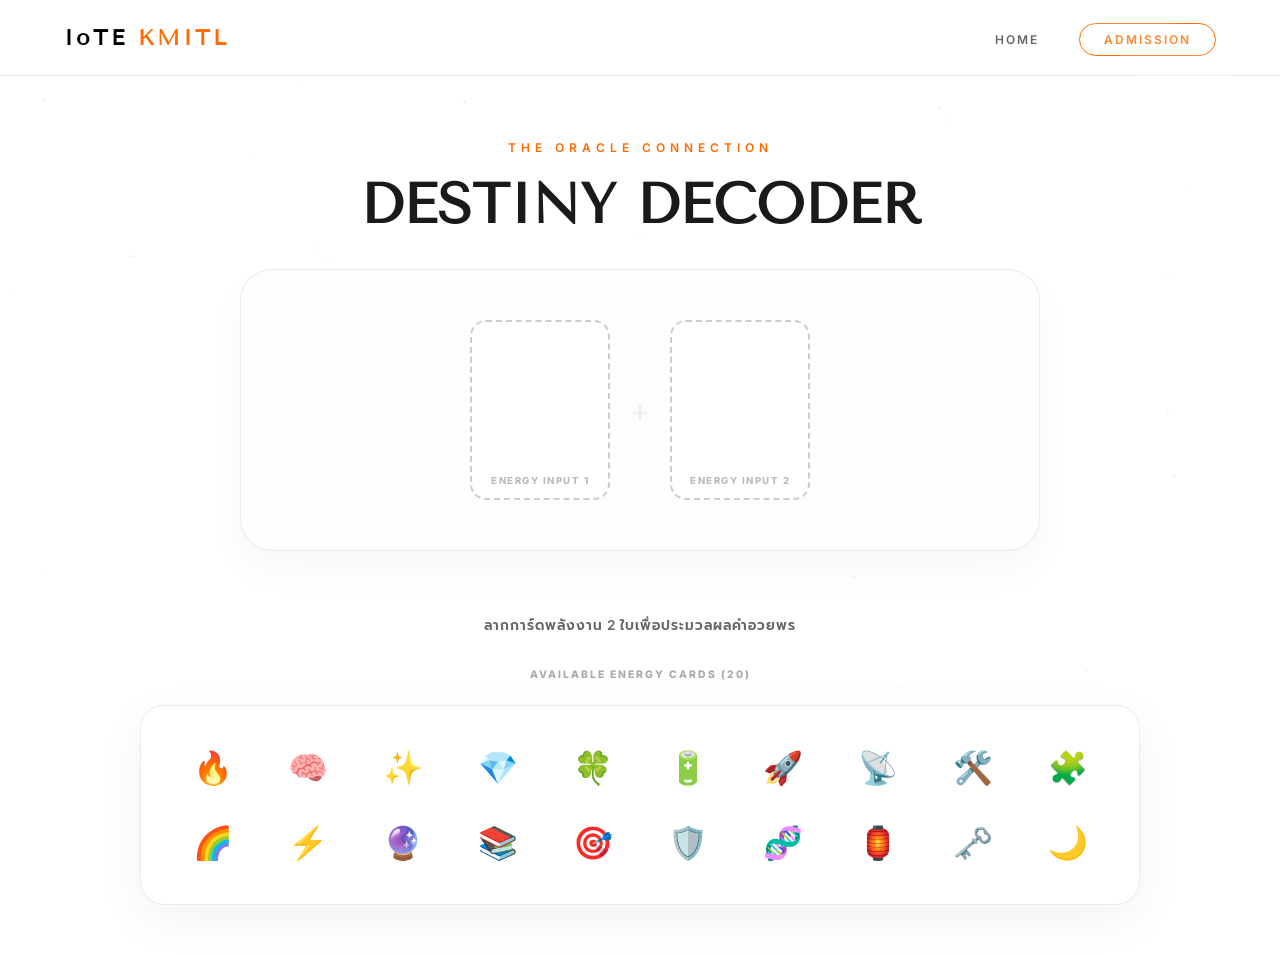
<file: card.html>
<!DOCTYPE html>
<html lang="th">
<head>
    <meta charset="UTF-8">
    <meta name="viewport" content="width=device-width, initial-scale=1.0">
    <title>IoTE Oracle | คำพยากรณ์แห่งความสำเร็จ</title>
    <link href="https://fonts.googleapis.com/css2?family=Inter:wght@400;600;800&family=Tenor+Sans&family=Prompt:wght@300;400;600&family=JetBrains+Mono&display=swap" rel="stylesheet">
    
    <style>
        :root {
            --bg: #ffffff;
            --text: #1a1a1a;
            --accent: #ff6b00; 
            --dim-text: #666;
            --border: rgba(0, 0, 0, 0.08);
        }

        * { margin: 0; padding: 0; box-sizing: border-box; }
        body { background-color: var(--bg); color: var(--text); font-family: 'Inter', 'Prompt', sans-serif; overflow-x: hidden; }
        #starfield { position: fixed; top: 0; left: 0; width: 100%; height: 100%; z-index: -2; background: #ffffff; }

        /* --- Navbar --- */
        nav { position: fixed; top: 0; width: 100%; z-index: 1000; padding: 1.5rem 5%; display: flex; justify-content: space-between; align-items: center; backdrop-filter: blur(15px); border-bottom: 1px solid var(--border); background: rgba(255, 255, 255, 0.85); }
        .logo { font-family: 'Tenor Sans', sans-serif; font-size: 1.4rem; font-weight: bold; letter-spacing: 3px; color: #000; text-decoration: none; }
        .logo span { color: var(--accent); }
        .nav-links { display: flex; list-style: none; gap: 2.5rem; align-items: center; }
        .nav-links a { text-decoration: none; color: var(--dim-text); font-size: 0.75rem; letter-spacing: 2px; font-weight: 600; }
        .nav-btn { border: 1.5px solid var(--accent); padding: 0.5rem 1.5rem; border-radius: 50px; color: var(--accent) !important; transition: 0.3s; position: relative; overflow: hidden; }
        .nav-btn::after { content: ''; position: absolute; top: -50%; left: -50%; width: 200%; height: 200%; background: rgba(255,255,255,0.2); transform: rotate(45deg); transition: 0.5s; }
        .nav-btn:hover::after { left: 120%; }
        .nav-btn:hover { background: var(--accent); color: #fff !important; }

        /* --- Lab Interface --- */
        .lab-container { padding-top: 140px; display: flex; flex-direction: column; align-items: center; text-align: center; min-height: 100vh; padding-bottom: 50px; }
        .label { color: var(--accent); font-size: 0.75rem; letter-spacing: 5px; margin-bottom: 1rem; font-weight: 600; text-transform: uppercase; }
        h1 { font-family: 'Tenor Sans', sans-serif; font-size: clamp(2.5rem, 5vw, 3.5rem); margin-bottom: 2rem; }

        /* Drawing Area */
        .breadboard-path {
            display: flex; gap: 20px; background: #fdfdfd; padding: 50px;
            border-radius: 32px; border: 1px solid var(--border);
            width: 90%; max-width: 800px; justify-content: center; align-items: center;
            box-shadow: 0 20px 40px rgba(0,0,0,0.03);
            margin-bottom: 2rem; position: relative;
        }

        .slot {
            width: 140px; height: 180px; border: 2px dashed #ccc;
            border-radius: 16px; background: #fff;
            display: flex; flex-direction: column; align-items: center; justify-content: center;
            font-size: 3.5rem; transition: 0.4s; position: relative;
        }
        .slot small { font-size: 0.6rem; color: #bbb; position: absolute; bottom: 12px; font-weight: 800; letter-spacing: 1.5px; text-transform: uppercase; }
        .slot.active { border-style: solid; border-color: var(--accent); box-shadow: 0 10px 25px rgba(255,107,0,0.15); transform: scale(1.05); animation: glowBlink 1.5s infinite alternate; }
        @keyframes glowBlink { 
            0% { box-shadow: 0 10px 25px rgba(255,107,0,0.15); } 
            100% { box-shadow: 0 10px 35px rgba(255,107,0,0.3); } 
        }

        /* Result Card */
        #result-display {
            max-width: 600px; width: 90%; background: #fff; border: 1px solid var(--border);
            padding: 2.5rem; border-radius: 20px; margin-top: 2rem; display: none;
            animation: revealCard 0.8s cubic-bezier(0.16, 1, 0.3, 1);
        }
        @keyframes revealCard { 
            0% { opacity: 0; transform: translateY(30px) scale(0.9) rotateX(-15deg); } 
            100% { opacity: 1; transform: translateY(0) scale(1) rotateX(0deg); } 
        }
        
        .res-title { color: var(--accent); font-weight: 800; font-size: 0.7rem; letter-spacing: 2px; margin-bottom: 1rem; }
        .res-text { font-size: 1.5rem; font-family: 'Tenor Sans', 'Prompt'; line-height: 1.4; margin-bottom: 1.5rem; }
        .res-desc { color: var(--dim-text); font-size: 0.9rem; line-height: 1.8; border-top: 1px solid #eee; padding-top: 1.5rem; }

        /* Inventory (Grid of 20 Cards) */
        .inventory-wrapper { width: 90%; max-width: 1000px; margin-top: 2rem; }
        .inventory-title { font-size: 0.65rem; font-weight: 800; letter-spacing: 2px; color: #aaa; margin-bottom: 1.5rem; }
        
        .inventory {
            display: grid; grid-template-columns: repeat(10, 1fr); gap: 1rem;
            background: #fff; padding: 2rem; border-radius: 24px;
            border: 1px solid var(--border); box-shadow: 0 15px 50px rgba(0,0,0,0.05);
        }
        
        .tool { 
            display: flex; flex-direction: column; align-items: center; cursor: grab; 
            transition: 0.3s cubic-bezier(0.175, 0.885, 0.32, 1.275); padding: 10px; border-radius: 8px;
        }
        .tool:hover { transform: translateY(-8px) scale(1.1); background: #fffaf7; animation: pulse 1s infinite alternate; }
        @keyframes pulse {
            0% { transform: translateY(-8px) scale(1.1); }
            100% { transform: translateY(-10px) scale(1.15); }
        }
        .tool span { font-size: 2rem; }

        @media (max-width: 800px) {
            .inventory { grid-template-columns: repeat(5, 1fr); }
            .breadboard-path { flex-direction: column; padding: 30px; }
        }

        #status-msg { margin-top: 2rem; font-weight: 600; color: var(--dim-text); letter-spacing: 1px; font-size: 0.85rem; }
        .btn-reset { margin-top: 20px; background: none; border: none; color: var(--accent); cursor: pointer; font-size: 0.75rem; font-weight: 800; letter-spacing: 1px; position: relative; overflow: hidden; }
        .btn-reset::after { content: ''; position: absolute; top: -50%; left: -50%; width: 200%; height: 200%; background: rgba(255,107,0,0.1); transform: rotate(45deg); transition: 0.5s; }
        .btn-reset:hover::after { left: 120%; }
        .btn-reset:hover { color: #ff8833; }
    </style>
</head>
<body>

    <canvas id="starfield"></canvas>

    <nav>
        <a href="#" class="logo">IoTE <span>KMITL</span></a>
        <ul class="nav-links">
            <li><a href="index.html">HOME</a></li>
            <li><a href="admission.html" class="nav-btn">ADMISSION</a></li>
        </ul>
    </nav>

    <main class="lab-container">
        <span class="label">The Oracle Connection</span>
        <h1>DESTINY <span>DECODER</span></h1>

        <div class="breadboard-path">
            <div class="slot" id="slot-1" ondragover="allowDrop(event)" ondrop="drop(event, 1)">
                <small>Energy Input 1</small>
            </div>
            <div style="font-size: 2rem; color: #eee; animation: pulse 2s infinite alternate;">+</div>
            <div class="slot" id="slot-2" ondragover="allowDrop(event)" ondrop="drop(event, 2)">
                <small>Energy Input 2</small>
            </div>
        </div>

        <div id="status-msg">ลากการ์ดพลังงาน 2 ใบเพื่อประมวลผลคำอวยพร</div>

        <div id="result-display">
            <div class="res-title">SYSTEM DECODED RESULT</div>
            <div class="res-text" id="res-text"></div>
            <div class="res-desc" id="res-desc"></div>
            <button class="btn-reset" onclick="location.reload()">🔄 ANALYZE AGAIN</button>
        </div>

        <div class="inventory-wrapper">
            <div class="inventory-title">AVAILABLE ENERGY CARDS (20)</div>
            <div class="inventory" id="card-inventory">
                </div>
        </div>
    </main>

    <script>
        // Starfield
        const canvas = document.getElementById('starfield');
        const ctx = canvas.getContext('2d');
        let stars = [];
        function resize() { canvas.width = window.innerWidth; canvas.height = window.innerHeight; }
        class Star {
            constructor() { this.x = Math.random() * canvas.width; this.y = Math.random() * canvas.height; this.size = Math.random() * 1.5; this.speed = Math.random() * 0.3; }
            update() { this.y += this.speed; if (this.y > canvas.height) this.y = 0; }
            draw() { ctx.fillStyle = '#ff6b0022'; ctx.beginPath(); ctx.arc(this.x, this.y, this.size, 0, Math.PI * 2); ctx.fill(); }
        }
        function initStars() { stars = []; for (let i = 0; i < 80; i++) stars.push(new Star()); }
        function animate() { ctx.clearRect(0, 0, canvas.width, canvas.height); stars.forEach(s => { s.update(); s.draw(); }); requestAnimationFrame(animate); }
        window.addEventListener('resize', () => { resize(); initStars(); });
        resize(); initStars(); animate();

        // 20 Cards Data
        const cardIcons = ['🔥','🧠','✨','💎','🍀','🔋','🚀','📡','🛠️','🧩','🌈','⚡','🔮','📚','🎯','🛡️','🧬','🏮','🗝️','🌙'];
        const inventory = document.getElementById('card-inventory');
        
        cardIcons.forEach((icon, index) => {
            const div = document.createElement('div');
            div.className = 'tool';
            div.draggable = true;
            div.innerHTML = `<span>${icon}</span>`;
            div.ondragstart = (ev) => {
                ev.dataTransfer.setData("icon", icon);
                ev.dataTransfer.setData("id", index);
            };
            inventory.appendChild(div);
        });

        // Blessing Data (20 items - Exam & Encouragement Edition)
        const blessings = [
            { t: "คะแนนสอบจะพุ่งทะยาน เหมือนสัญญาณ 6G ที่ไม่มีวันหลุด", d: "ความพยายามที่คุณ Input มาตลอดจะส่งผลในเร็ววัน ข้อสอบที่ว่ายากจะกลายเป็นเรื่องง่ายสำหรับคุณ" },
            { t: "อัลกอริทึมในสมองจะเฉียบคม วิเคราะห์โจทย์ตรงจุดทุกข้อ", d: "สมาธิของคุณจะนิ่งและเสถียรยิ่งกว่าระบบ Real-time OS ไม่มีอาการ Lag หรือ Error ตลอดการทำข้อสอบ" },
            { t: "ความจำแม่นยำ เหมือนบันทึกข้อมูลลงใน EEPROM", d: "อ่านอะไรไปจะจำได้หมดจด และดึงออกมาใช้ได้ทันเวลาในห้องสอบพอดี ข้อมูลในหัวจะไม่มีวันสูญหาย" },
            { t: "ขอให้การสอบครั้งนี้เป็นการ 'Deploy' ความรู้ที่สมบูรณ์แบบ", d: "ความรู้ที่คุณสะสมมาจะทำงานได้อย่างเต็มประสิทธิภาพ 100% ไร้ Bug รบกวนตลอดการทำข้อสอบ" },
            { t: "พลังกายและใจจะเต็มเปี่ยม เหมือนแบตเตอรี่ Infinite", d: "ความเหนื่อยล้าจะทำอะไรคุณไม่ได้ คุณจะผ่านช่วงอ่านหนังสือสอบหามรุ่งหามค่ำไปได้อย่างผู้ชนะ" },
            { t: "ทุกโจทย์ยากจะคลี่คลาย เหมือนการลดทอนความซับซ้อนของวงจร", d: "คุณจะมองเห็นทางออกที่ง่ายที่สุดในปัญหาที่ซับซ้อนที่สุด สติคืออาวุธที่ทรงพลังของคุณ" },
            { t: "จงมั่นใจ! คุณคือเวอร์ชันที่ดีที่สุดที่ได้รับการอัปเกรดมาแล้ว", d: "ไม่มีบททดสอบไหนที่ยากเกินความสามารถของคุณ การสอบครั้งนี้คือเวทีแสดงศักยภาพที่คุณมี" },
            { t: "การสอบเข้า IoTE จะราบรื่น เหมือนต่อจิ๊กซอว์ชิ้นสุดท้ายได้พอดี", d: "ความสำเร็จรอคุณอยู่ปลายทาง มั่นใจในเส้นทางที่เลือก คุณเกิดมาเพื่อเป็นวิศวกรยุคใหม่" },
            { t: "สมาธิจะโฟกัสตรงจุด เหมือนลำแสง Laser ที่ผ่านเลนส์รวมแสง", d: "เสียงรอบข้างจะทำอะไรคุณไม่ได้ คุณจะจดจ่ออยู่กับข้อสอบและทำมันออกมาได้ดีเยี่ยม" },
            { t: "จังหวะชีวิตจะลงตัว เหมือนการ Sync ข้อมูลแบบ Latency ต่ำ", d: "ทั้งความรู้ แรงบันดาลใจ และโชคชะตา จะมาพร้อมกันในเวลาที่คุณต้องการพอดี" },
            { t: "ความคิดสร้างสรรค์พุ่งพล่าน เหมือนการ Overclock สมองระดับสูงสุด", d: "โจทย์เขียนบรรยายหรือแก้ปัญหาเฉพาะหน้าจะไหลลื่น ไอเดียคุณจะยอดเยี่ยมจนกรรมการต้องทึ่ง" },
            { t: "ขอให้เทพเจ้าแห่งการ Debug อยู่ข้างคุณในห้องสอบ", d: "หากเจอจุดที่สับสน คุณจะหาทางแก้ไขและเลือกคำตอบที่ถูกต้องได้อย่างน่าอัศจรรย์" },
            { t: "คุณคือดาวเด่นในรุ่น เหมือน LED ที่สว่างที่สุดบนบอร์ดควบคุม", d: "ความตั้งใจของคุณสะท้อนออกมาในผลงานและคะแนนสอบ ทุกคนจะยอมรับในความพยายามของคุณ" },
            { t: "ขอให้ความโชคดี 'Connect' กับคุณตลอดเวลาการสอบ", d: "ข้อไหนที่ลังเล ขอให้เซนส์และสัญชาตญาณวิศวกรนำพาคุณไปสู่คำตอบที่ใช่ที่สุด" },
            { t: "ชีวิตในรั้ว สจล. รอคุณอยู่ พร้อมสีส้มแห่งรุ่งอรุณที่สดใส", d: "ความเหนื่อยวันนี้คือเชื้อเพลิงสู่ความสำเร็จในรั้วมหาลัยที่คุณใฝ่ฝัน อีกนิดเดียวเท่านั้น!" },
            { t: "รักษาระดับพลังงานใจให้ Stable เหมือนไฟฟ้ากระแสตรง DC", d: "อย่าให้ความกังวลมาทำให้ระบบรวน เชื่อมั่นในศักยภาพที่คุณสะสมมาตั้งแต่ Day 1" },
            { t: "คุณจะผ่านด่านนี้ไปได้แบบ Mission Complete ในรอบเดียว", d: "ไม่ต้องเสียเวลา Re-take หรือ Re-submit เพราะรอบนี้คุณจัดเต็มและทำได้ดีที่สุดแล้ว" },
            { t: "ทุกตัวอักษรที่อ่านจะกลายเป็นคะแนนที่งดงาม", d: "สิ่งที่คุณทุ่มเทอ่านมาจะไม่สูญเปล่า มันจะถูกดึงออกมาใช้ในห้องสอบอย่างแม่นยำ" },
            { t: "ขอให้การนำเสนอผลงานราบรื่น เหมือน Stream วิดีโอ 4K", d: "ความประหม่าจะหายไป เหลือไว้เพียงความมั่นใจและองค์ความรู้ที่ถ่ายทอดออกมาได้อย่างน่าประทับใจ" },
            { t: "ปลายปากกาของคุณคือเครื่องมือสร้างอนาคตที่ยิ่งใหญ่", d: "ทุกข้อที่ขีดเขียนลงไป คือก้าวสำคัญที่พาคุณไปสู่ความสำเร็จระดับโลก" }
        ];

        let drawn = { 1: null, 2: null };

        function allowDrop(ev) { ev.preventDefault(); }
        function drop(ev, slotId) {
            ev.preventDefault();
            const icon = ev.dataTransfer.getData("icon");
            const slot = document.getElementById(`slot-${slotId}`);
            slot.innerHTML = `<span>${icon}</span><small>Connected</small>`;
            slot.classList.add('active');
            drawn[slotId] = icon;

            if (drawn[1] && drawn[2]) {
                processBlessing();
            }
        }

        function processBlessing() {
            document.getElementById('status-msg').innerText = "ประมวลผลเสร็จสิ้น!";
            const random = blessings[Math.floor(Math.random() * blessings.length)];
            
            document.getElementById('res-text').innerText = `"${random.t}"`;
            document.getElementById('res-desc').innerText = random.d;
            document.getElementById('result-display').style.display = 'block';
            
            // Scroll to result
            window.scrollTo({ top: document.body.scrollHeight, behavior: 'smooth' });
        }
    </script>
</body>
</html>
</file>
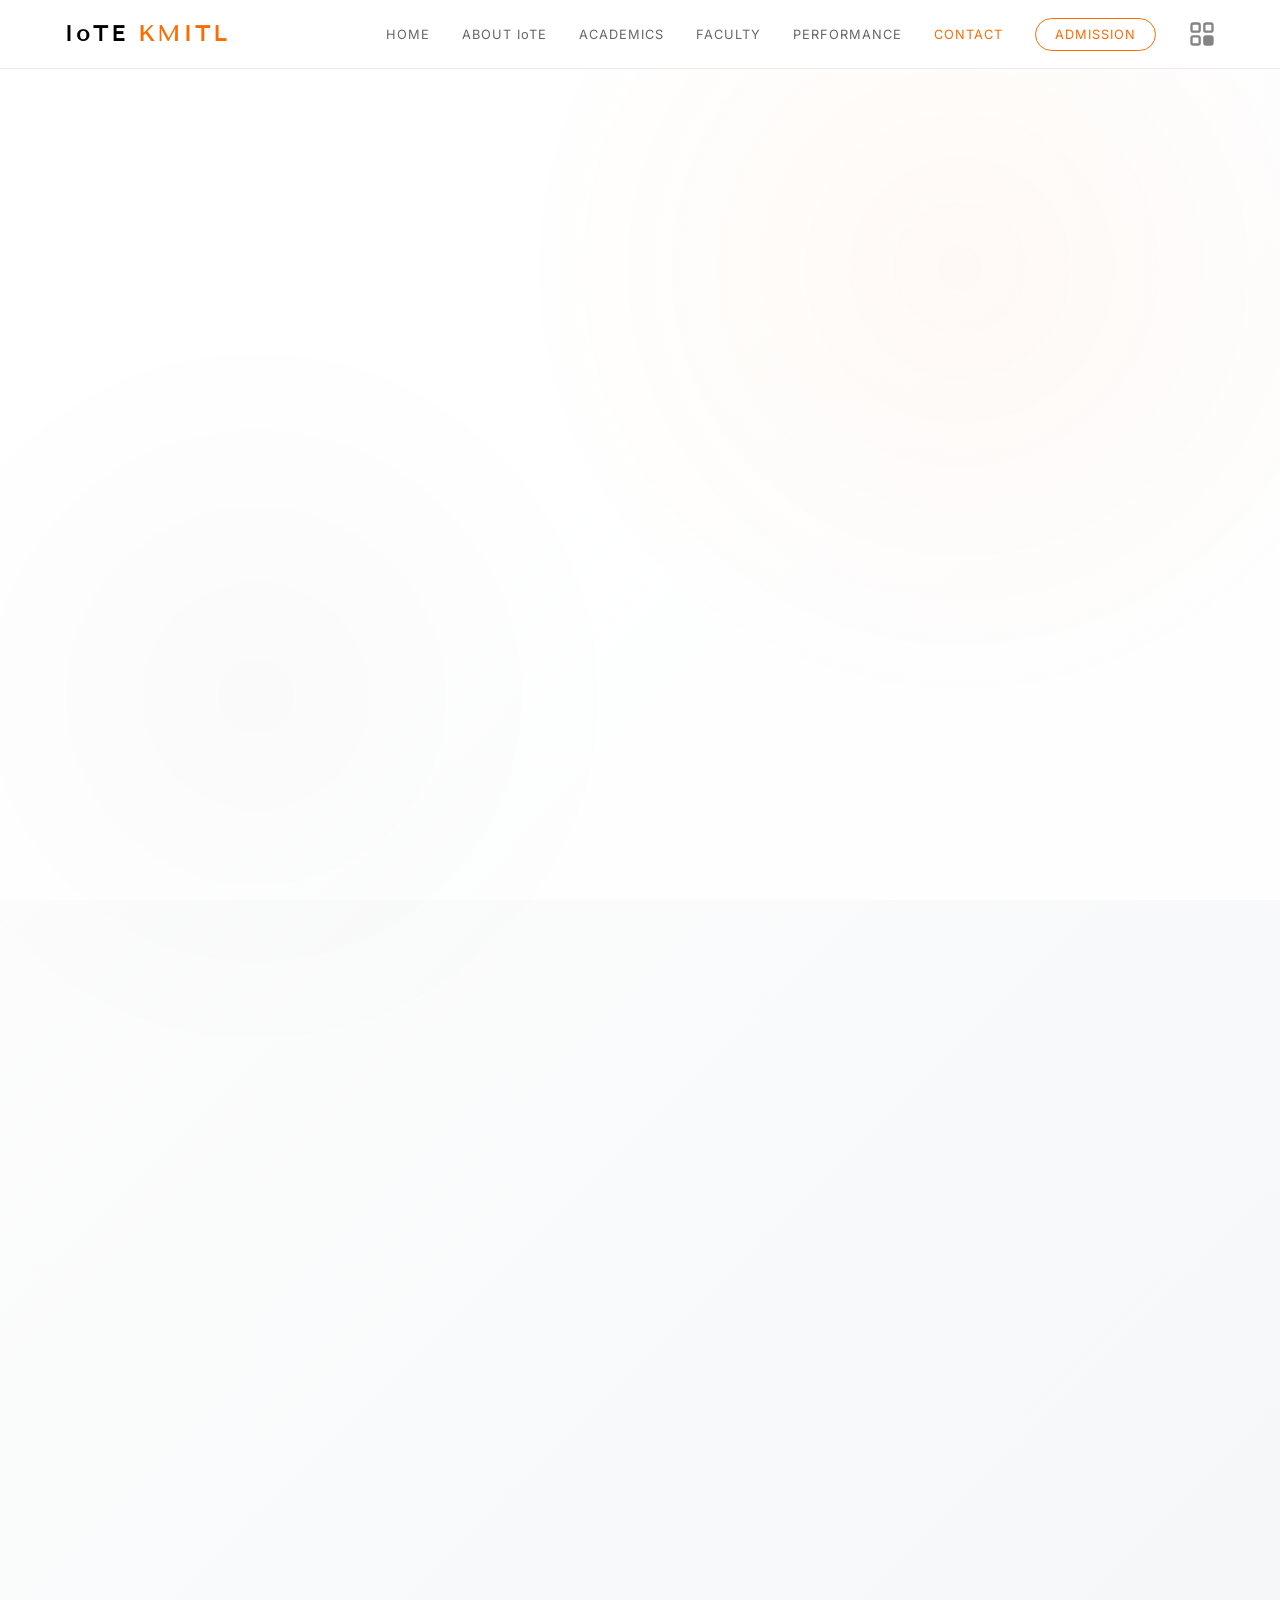
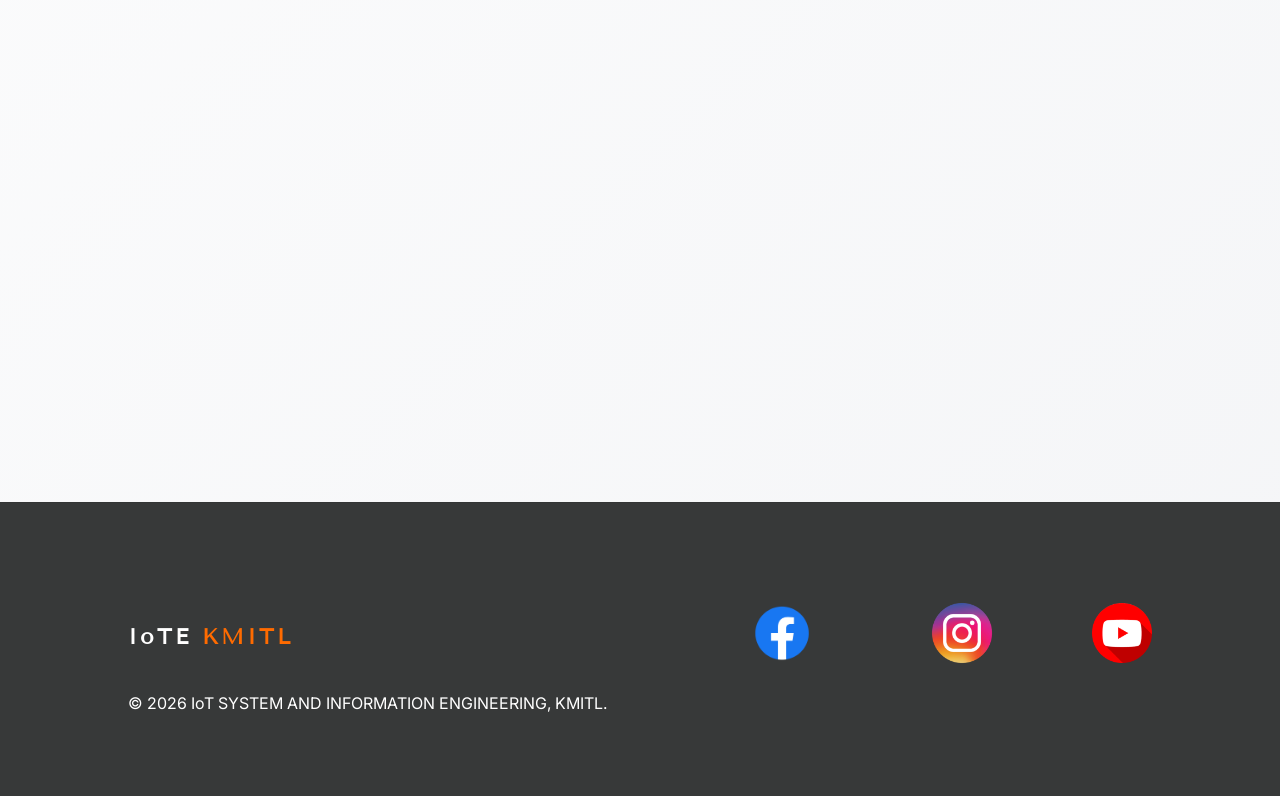
<file: contact.html>
<!DOCTYPE html>
<html lang="th">
<head>
    <meta charset="UTF-8">
    <meta name="viewport" content="width=device-width, initial-scale=1.0">
    <title>Contact | IoTE KMITL - ติดต่อเรา</title>
    <link href="https://fonts.googleapis.com/css2?family=Inter:wght@100;300;400;600&family=Tenor+Sans&family=Prompt:wght@200;400;600&display=swap" rel="stylesheet">
    <link rel="stylesheet" href="style.css">
    <style>
        /* สไตล์พิเศษสำหรับหน้า Contact */
        .contact-info-grid {
            display: grid;
            grid-template-columns: repeat(auto-fit, minmax(200px, 1fr));
            gap: 2rem;
            margin-top: 3rem;
        }
        .contact-card {
            background: #fff;
            border: 1px solid var(--border);
            padding: 2rem;
            transition: 0.4s;
        }
        .contact-card:hover {
            border-color: var(--accent);
            transform: translateY(-5px);
        }
        .contact-card h3 {
            font-family: 'Tenor Sans';
            font-size: 0.9rem;
            letter-spacing: 2px;
            margin-bottom: 1rem;
            color: var(--accent);
        }
        .contact-card p {
            color: var(--text);
            font-weight: 400;
            font-size: 1rem;
        }
        .map-container {
            margin-top: 4rem;
            position: relative;
            width: 100%;
            border: 1px solid var(--border);
        }
        iframe {
            width: 100%;
            height: 450px;
            border: none;
            display: block;
        }
        .transport-info {
            margin-top: 3rem;
            display: grid;
            grid-template-columns: 1fr 1fr;
            gap: 2rem;
        }
        @media (max-width: 768px) {
            .transport-info { grid-template-columns: 1fr; }
        }
    </style>
</head>
<body>

    <canvas id="starfield"></canvas>
    <div class="glow-orb"></div>

    <nav>
        <div class="logo">IoTE <span>KMITL</span></div>
        <ul class="nav-links">
            <li><a href="index.html">HOME</a></li>
            <li><a href="about.html">ABOUT IoTE</a></li>
            <li><a href="academics.html">ACADEMICS</a></li>
            <li><a href="faculty.html">FACULTY</a></li>
            <li><a href="performance.html">PERFORMANCE</a></li>
            <li><a href="contact.html" class="active">CONTACT</a></li>
            <li><a href="admission.html" class="nav-btn">ADMISSION</a></li>
            <li>
    <a href="play.html" class="magic-portal" title="Intelligence Hub">
        <svg width="28" height="28" viewBox="0 0 24 24" fill="none" xmlns="http://www.w3.org/2000/svg">
            <rect x="3" y="3" width="7" height="7" rx="1.5" stroke="currentColor" stroke-width="2"/>
            <rect x="14" y="3" width="7" height="7" rx="1.5" stroke="currentColor" stroke-width="2"/>
            <rect x="3" y="14" width="7" height="7" rx="1.5" stroke="currentColor" stroke-width="2"/>
            <rect x="14" y="14" width="7" height="7" rx="1.5" stroke="currentColor" stroke-width="2" fill="currentColor"/>
        </svg>
    </a>
</li>
        </ul>
    </nav>

    <header class="container" style="padding-top: 15rem; padding-bottom: 5rem;">
        <span class="label reveal">GET IN TOUCH</span>
        <h1 class="reveal" style="font-size: clamp(3rem, 10vw, 7rem);">CONTACT <span></span></h1>
    </header>

    <section class="container">
        <div class="section-grid">
            <div class="reveal">
                <span class="label">LOCATION</span>
                <h2>สำนักงานภาควิชา</h2>
                <p style="margin-top: 2rem; font-size: 1.1rem; line-height: 1.8;">
                    <strong>ชั้น 4 อาคารเรียนรวมสมเด็จพระเทพฯ (ตึก E12)</strong><br>
                    ภาควิชาวิศวกรรมระบบไอโอทีและสารสนเทศ<br>
                    คณะวิศวกรรมศาสตร์ สจล.<br>
                    เลขที่ 1 ซอยฉลองกรุง 1 แขวงลำปลาทิว<br>
                    เขตลาดกระบัง กรุงเทพฯ 10520
                </p>

                <div class="transport-info">
                    <div>
                        <span class="label" style="font-size: 0.6rem;">OFFICE HOURS</span>
                        <p>วันจันทร์ - ศุกร์: 08:30 – 16:30 น.<br>(ยกเว้นวันหยุดนักขัตฤกษ์)</p>
                    </div>
                    <div>
                        <span class="label" style="font-size: 0.6rem;">SOCIAL MEDIA</span>
                        <p>FB: IoTE KMITL<br>IG: @iote.kmitl</p>
                    </div>
                </div>
            </div>

            <div class="reveal">
                <div class="contact-info-grid">
                    <div class="contact-card">
                        <h3>EMAIL</h3>
                        <p>iote@kmitl.ac.th</p>
                    </div>
                    <div class="contact-card">
                        <h3>PHONE</h3>
                        <p>02-329-8000 ต่อ 3560</p>
                    </div>
                </div>
                
                <div class="map-container">
                    <iframe src="https://www.google.com/maps/embed?pb=!1m18!1m12!1m3!1d3875.7915570220267!2d100.7758713!3d13.7275298!2m3!1f0!2f0!3f0!3m2!1i1024!2i768!4f13.1!3m3!1m2!1s0x311d664a75304383%3A0x6734c5625e1a1796!2sFaculty%20of%20Engineering%2C%20KMITL!5e0!3m2!1sen!2sth!4v1700000000000!5m2!1sen!2sth" allowfullscreen="" loading="lazy"></iframe>
                </div>
            </div>
        </div>

        <div class="section-grid reveal" style="margin-top: 6rem;">
            <div>
                <span class="label">HOW TO GET HERE</span>
                <h2>การเดินทาง</h2>
            </div>
            <div style="display: grid; grid-template-columns: 1fr 1fr; gap: 2rem;">
                <div>
                    <h4 style="margin-bottom: 1rem; font-family: 'Tenor Sans';">PUBLIC TRANSPORT</h4>
                    <p style="font-size: 0.9rem; color: var(--dim-text);">
                        • Airport Rail Link: สถานีลาดกระบัง (ต่อรถสองแถวหรือแท็กซี่)<br>
                        • รถไฟชานเมือง: สถานีพระจอมเกล้า<br>
                        • รถเมล์: สาย 143, 1013, 517
                    </p>
                </div>
                <div>
                    <h4 style="margin-bottom: 1rem; font-family: 'Tenor Sans';">PRIVATE CAR</h4>
                    <p style="font-size: 0.9rem; color: var(--dim-text);">
                        ใช้ทางด่วนมอเตอร์เวย์ (กรุงเทพ-ชลบุรี) ออกทางขนานลาดกระบัง หรือใช้เส้นทางถนนอ่อนนุช-ลาดกระบัง มีที่จอดรถใกล้อาคาร E12
                    </p>
                </div>
            </div>
        </div>

        <div class="section-grid reveal" style="margin-top: 8rem; border-top: 1px solid var(--border); padding-top: 5rem;">
            <div>
                <span class="label">ADMISSION ENQUIRY</span>
                <h2>สนใจเข้าศึกษาต่อ?</h2>
            </div>
            <div>
                <p style="margin-bottom: 3rem; color: var(--dim-text);">หากมีข้อสงสัยเกี่ยวกับเกณฑ์คะแนนรอบ TCAS หรือต้องการปรึกษาแนวทางการเรียนต่อ สามารถส่งข้อความสอบถามทางเพจ Facebook ได้ตลอด 24 ชั่วโมง หรือติดต่อสำนักงานในเวลาทำการ</p>
                <a href="admission.html" class="nav-btn" style="padding: 1.2rem 3rem; display: inline-block; text-decoration: none;">CHECK ADMISSION DETAILS</a>
            </div>
        </div>
    </section>

    <footer>
        <div class="footer-content">
            <div class="logo">IoTE <span>KMITL</span></div>
            <div class="social-links">
                <a href="https://www.facebook.com/IOTE.KMITL?mibextid=wwXIfr&rdid=25CPRn6FU3PUXONX&share_url=https%3A%2F%2Fwww.facebook.com%2Fshare%2F1Gx8LU5F8J%2F%3Fmibextid%3DwwXIfr#"target="_blank"><img src="Facebook.png" alt="Facebook" class="social-icon"></a>
    <a href="https://www.instagram.com/kmitl.iote.official?igsh=MTRmMmxjOWxud3BwNQ%3D%3D"target="_blank"><img src="instagram.png" alt="LinkedIn" class="social-icon"></a>
    <a href="https://www.youtube.com/@iote_kmitl"target="_blank"><img src="Youtube.png" alt="YouTube" class="social-icon" style="width: 60px;"></a>
            </div>
        </div>
        <div class="footer-bottom">
            <p>© 2026 IoT SYSTEM AND INFORMATION ENGINEERING, KMITL.</p>
        </div>
    </footer>

    <script src="script.js"></script>
</body>
</html>
</file>
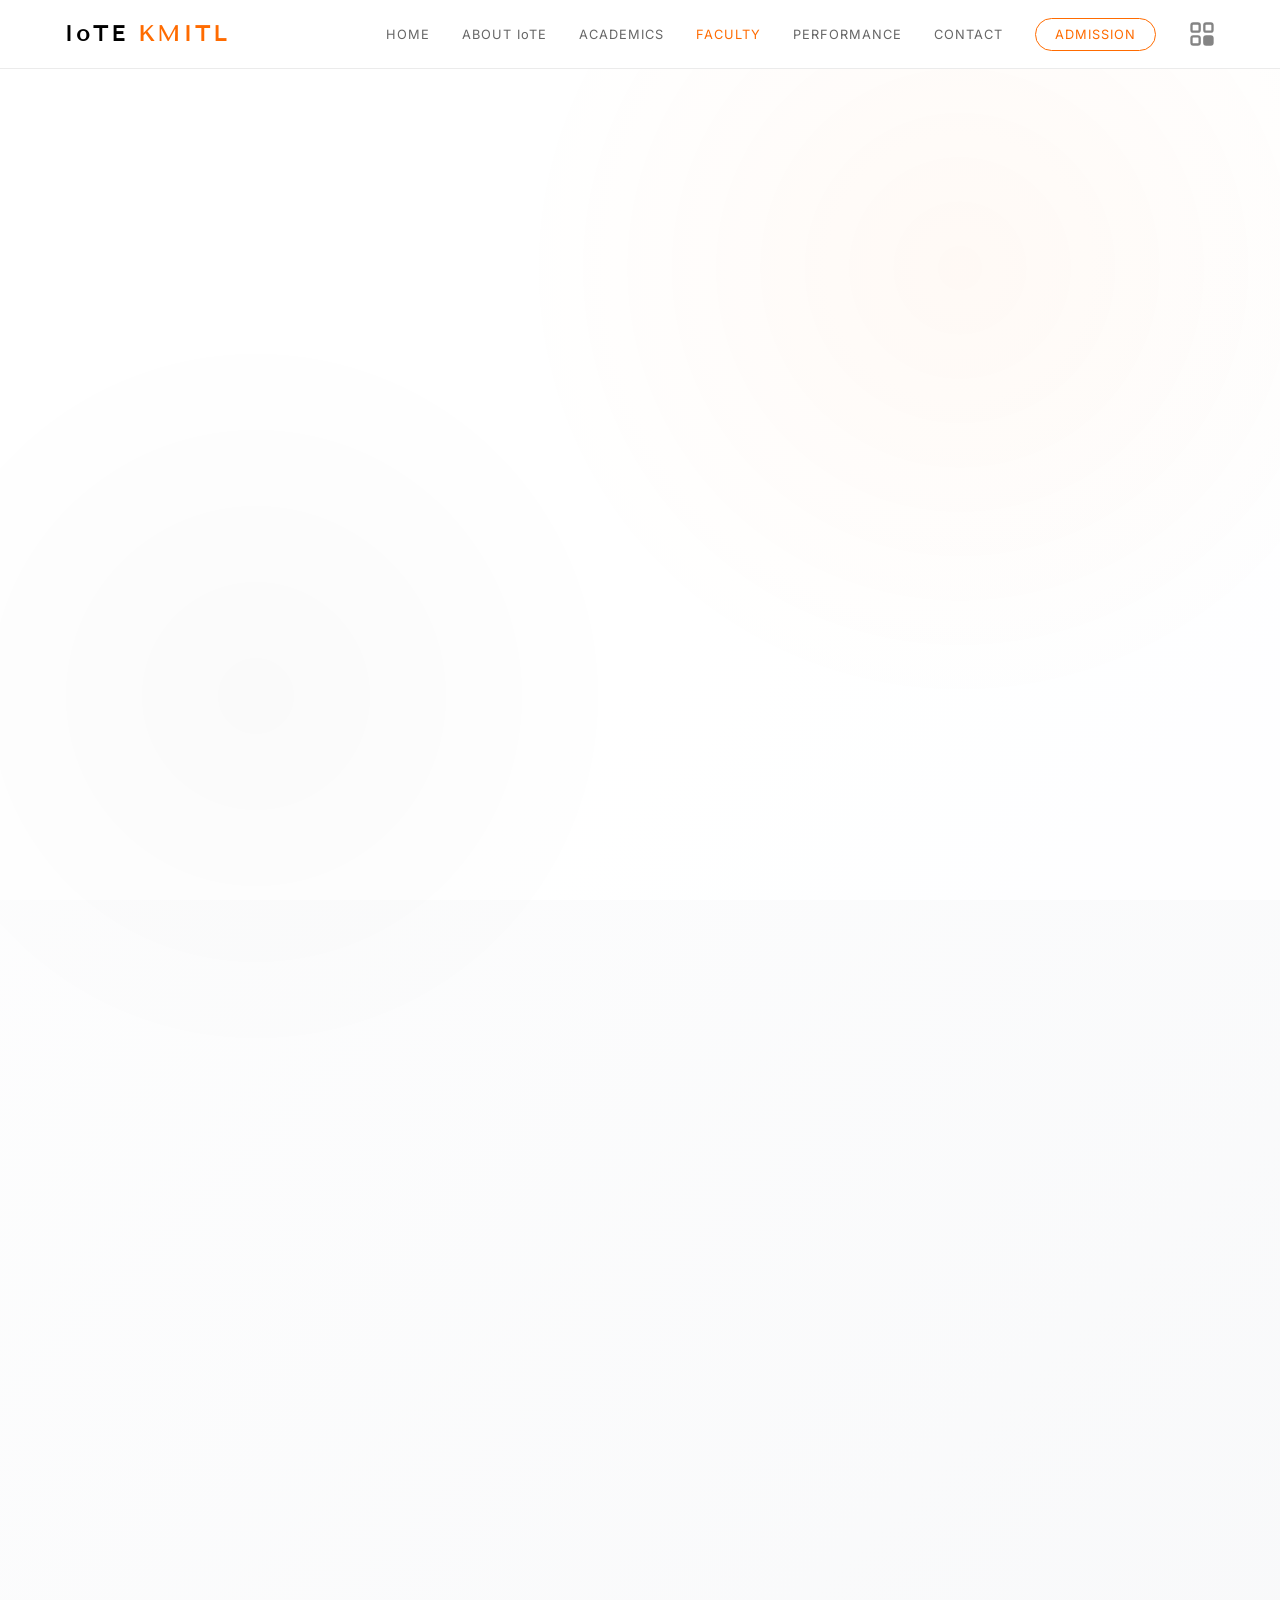
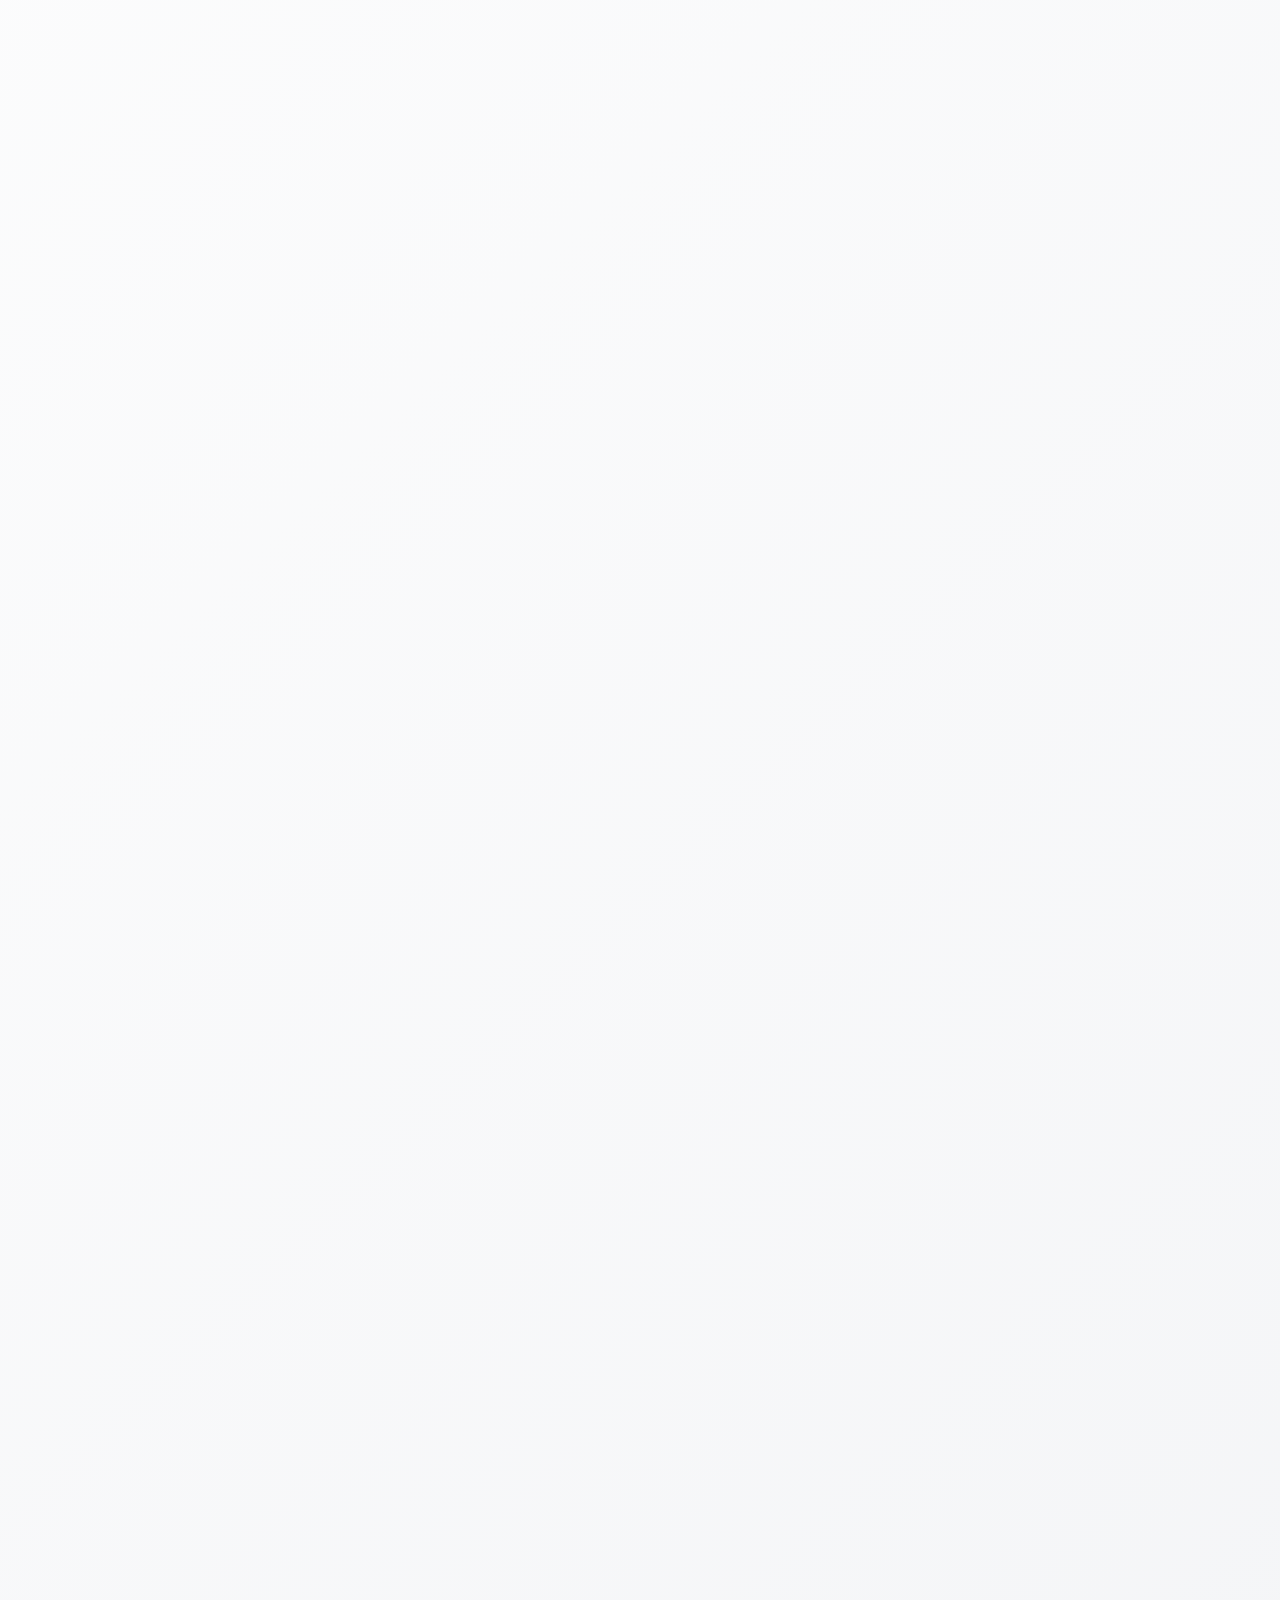
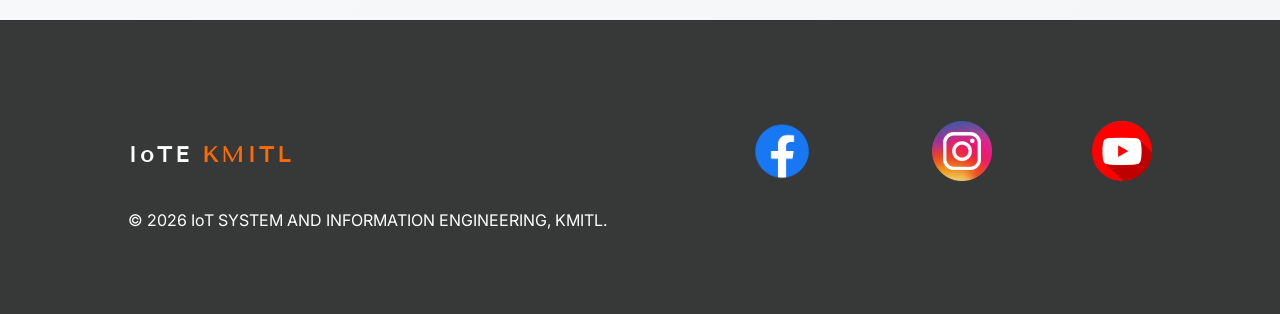
<file: faculty.html>
<!DOCTYPE html>
<html lang="th">
<head>
    <meta charset="UTF-8">
    <meta name="viewport" content="width=device-width, initial-scale=1.0">
    <title>Faculty | IoTE KMITL - คณาจารย์ผู้เชี่ยวชาญ</title>
    <link href="https://fonts.googleapis.com/css2?family=Inter:wght@100;300;400;600&family=Tenor+Sans&family=Prompt:wght@200;400;600&display=swap" rel="stylesheet">
    <link rel="stylesheet" href="style.css">
    <style>
        /* สไตล์พิเศษสำหรับการแสดงรูปอาจารย์ */
        .faculty-grid {
            display: grid;
            grid-template-columns: repeat(auto-fill, minmax(280px, 1fr));
            gap: 4rem 3rem;
            margin-top: 3rem;
        }
        .prof-card {
            text-align: left;
            transition: 0.5s cubic-bezier(0.16, 1, 0.3, 1);
        }
        .prof-img-wrapper {
            width: 100%;
            aspect-ratio: 3/4;
            background: #f4f4f4;
            border: 1px solid var(--border);
            margin-bottom: 1.5rem;
            position: relative;
            overflow: hidden;
            filter: grayscale(1);
            transition: 0.6s cubic-bezier(0.16, 1, 0.3, 1);
        }
        .prof-img-wrapper img {
            width: 100%;
            height: 100%;
            object-fit: cover;
        }
        .prof-card:hover .prof-img-wrapper {
            filter: grayscale(0);
            border-color: var(--accent);
            transform: translateY(-10px);
            box-shadow: 0 20px 40px rgba(0,0,0,0.1);
        }
        .prof-img-wrapper::after {
            content: 'IoTE_STAFF';
            position: absolute;
            bottom: 10px; right: 10px;
            font-family: 'Tenor Sans';
            font-size: 0.5rem;
            letter-spacing: 2px;
            color: rgba(0,0,0,0.2);
        }
        .prof-name {
            font-family: 'Tenor Sans', 'Prompt';
            font-size: 1.1rem;
            font-weight: 600;
            margin-bottom: 0.4rem;
            color: var(--text);
            min-height: 3rem; /* ช่วยให้ชื่อที่ยาวต่างกันยังคงแนวระดับเดียวกัน */
        }
        .prof-position {
            font-size: 0.7rem;
            color: var(--accent);
            text-transform: uppercase;
            letter-spacing: 1.5px;
            margin-bottom: 0.8rem;
            display: block;
        }
        .prof-specialty {
            font-size: 0.85rem;
            color: var(--dim-text);
            border-top: 1px solid var(--border);
            padding-top: 0.8rem;
            line-height: 1.5;
        }
    </style>
</head>
<body>

    <canvas id="starfield"></canvas>
    <div class="glow-orb"></div>

    <nav>
        <div class="logo">IoTE <span>KMITL</span></div>
        <ul class="nav-links">
            <li><a href="index.html">HOME</a></li>
            <li><a href="about.html">ABOUT IoTE</a></li>
            <li><a href="academics.html">ACADEMICS</a></li>
            <li><a href="faculty.html" class="active">FACULTY</a></li>
            <li><a href="performance.html">PERFORMANCE</a></li>
            <li><a href="contact.html">CONTACT</a></li>
            <li><a href="admission.html" class="nav-btn">ADMISSION</a></li>
            <li>
    <a href="play.html" class="magic-portal" title="Intelligence Hub">
        <svg width="28" height="28" viewBox="0 0 24 24" fill="none" xmlns="http://www.w3.org/2000/svg">
            <rect x="3" y="3" width="7" height="7" rx="1.5" stroke="currentColor" stroke-width="2"/>
            <rect x="14" y="3" width="7" height="7" rx="1.5" stroke="currentColor" stroke-width="2"/>
            <rect x="3" y="14" width="7" height="7" rx="1.5" stroke="currentColor" stroke-width="2"/>
            <rect x="14" y="14" width="7" height="7" rx="1.5" stroke="currentColor" stroke-width="2" fill="currentColor"/>
        </svg>
    </a>
</li>
        </ul>
    </nav>

    <header class="container" style="padding-top: 15rem; padding-bottom: 5rem;">
        <span class="label reveal">THE EXPERTS</span>
        <h1 class="reveal" style="font-size: clamp(3rem, 10vw, 7rem);">FACULTY <span>MEMBERS.</span></h1>
    </header>

    <section class="container">
        <div class="reveal" style="margin-bottom: 10rem;">
            <span class="label">GROUP 01</span>
            <h2 style="margin-bottom: 1rem;">IoT System and Information Engineering</h2>
            <p style="max-width: 600px; margin-bottom: 3rem;">คณาจารย์ผู้เชี่ยวชาญด้าน Web Application, Mobile Application, Information Security, Microprocessor Application, Internet of Things and Smart System</p>
            
            <div class="faculty-grid">
                <div class="prof-card reveal">
                    <div class="prof-img-wrapper">
                        <img src="13.jpg" alt="Asst.Prof.Dr.Pikulkaew Tangtisanon" onerror="this.parentElement.style.background='#eee'">
                    </div>
                    <span class="prof-position">Head of Department</span>
                    <div class="prof-name">Asst.Prof.Dr.Pikulkaew Tangtisanon</div>
                    <p class="prof-specialty">D.Eng. (Science and Technology) Tokai University, JAPAN</p>
                </div>

                <div class="prof-card reveal" style="transition-delay: 0.1s;">
                    <div class="prof-img-wrapper">
                        <img src="14.jpg" alt="Prof.Dr.Apirat Siritaratiwat" onerror="this.parentElement.style.background='#eee'">
                    </div>
                    <span class="prof-position">Deputy Head of the Department</span>
                    <div class="prof-name">Prof.Dr.Apirat Siritaratiwat</div>
                    <p class="prof-specialty">Expertise: Edge AI, Machine Learning, Cyber-Physical Systems</p>
                </div>

                <div class="prof-card reveal" style="transition-delay: 0.2s;">
                    <div class="prof-img-wrapper">
                        <img src="16.jpg" alt="Asst.Prof.Dr.Vanvisa Chutchavong" onerror="this.parentElement.style.background='#eee'">
                    </div>
                    <span class="prof-position">Lecturer</span>
                    <div class="prof-name">Asst.Prof.Dr.Vanvisa Chutchavong</div>
                    <p class="prof-specialty">Expertise: Cybersecurity in IoT, Railway Signaling and Operation, Bernstein Filter</p>
                </div>
            </div>
        </div>

        <div class="reveal" style="margin-bottom: 8rem;">
            <span class="label">GROUP 02</span>
            <h2 style="margin-bottom: 1rem;">Industrial Physics & Sensing</h2>
            <p style="max-width: 600px; margin-bottom: 3rem;">เชี่ยวชาญด้านวัสดุศาสตร์อุตสาหกรรม, ระบบเซนเซอร์ขั้นสูง และวิศวกรรมแสงเพื่อการวัดที่แม่นยำ</p>
            
            <div class="faculty-grid">
                <div class="prof-card reveal">
                    <div class="prof-img-wrapper">
                        <img src="17.jpg" alt="Assoc.Prof.Dr.Pattareeya Damrongsak" onerror="this.parentElement.style.background='#eee'">
                    </div>
                    <span class="prof-position">Head of Department of Physics</span>
                    <div class="prof-name">Assoc.Prof.Dr.Pattareeya Damrongsak</div>
                    <p class="prof-specialty">Expertise: OPTICAL SPECTROSCOPY, SILICON PHOTOVOLTAICS, FLUORESCENT CONCENTRATORS</p>
                </div>
                
                <div class="prof-card reveal" style="transition-delay: 0.1s;">
                    <div class="prof-img-wrapper">
                        <img src="18.jpg" alt="Assoc.Prof.Dr.Sarai Lekchaaum" onerror="this.parentElement.style.background='#eee'">
                    </div>
                    <span class="prof-position">Lecturer</span>
                    <div class="prof-name">Assoc.Prof.Dr.Sarai Lekchaaum</div>
                    <p class="prof-specialty">Expertise: Industrial Automation, Optical Engineering, STIRLING ENGINE, MEASURING METHOD</p>
                </div>

                <div class="prof-card reveal" style="transition-delay: 0.2s;">
                    <div class="prof-img-wrapper">
                        <img src="19.jpg" alt="Faculty Member 3" onerror="this.parentElement.style.background='#eee'">
                    </div>
                    <span class="prof-position">Lecturer</span>
                    <div class="prof-name">Asst.Prof.Thanaporn Leelawattananon</div>
                    <p class="prof-specialty">Expertise:  MODELING AND SIMULATION, SURFACE PLASMONS, OPTICAL DATA COMMUNICATION</p>
                </div>
            </div>
        </div>

        <div class="section-grid reveal" style="margin-top: 10rem; border-top: 1px solid var(--border); padding-top: 5rem; padding-bottom: 5rem;">
            <div>
                <span class="label">CONNECT WITH EXPERTS</span>
                <h2>ต้องการปรึกษา<br>คณาจารย์ของเรา?</h2>
            </div>
            <div>
                <p style="margin-bottom: 3rem; color: var(--dim-text);">หากคุณเป็นนักศึกษาที่สนใจหัวข้องานวิจัย หรือหน่วยงานภายนอกที่ต้องการร่วมมือทางวิชาการ (Industrial Collaboration) สามารถติดต่อเพื่อขอนัดหมายเข้าพบคณาจารย์ได้ผ่านสำนักงานภาควิชา</p>
                <div style="display: flex; gap: 2rem; flex-wrap: wrap;">
                    <a href="contact.html" class="nav-btn" style="padding: 1.2rem 3rem; display: inline-block; text-decoration: none; background: #000; color: #fff !important;">OFFICE DIRECTORY</a>
                    <a href="#" class="nav-btn" style="padding: 1.2rem 3rem; display: inline-block; text-decoration: none;">RESEARCH LABS</a>
                </div>
            </div>
        </div>
    </section>

    <footer>
        <div class="footer-content">
            <div class="logo">IoTE <span>KMITL</span></div>
            <div class="social-links">
                <a href="https://www.facebook.com/IOTE.KMITL?mibextid=wwXIfr&rdid=25CPRn6FU3PUXONX&share_url=https%3A%2F%2Fwww.facebook.com%2Fshare%2F1Gx8LU5F8J%2F%3Fmibextid%3DwwXIfr#"target="_blank"><img src="Facebook.png" alt="Facebook" class="social-icon"></a>
    <a href="https://www.instagram.com/kmitl.iote.official?igsh=MTRmMmxjOWxud3BwNQ%3D%3D"target="_blank"><img src="instagram.png" alt="LinkedIn" class="social-icon"></a>
    <a href="https://www.youtube.com/@iote_kmitl"target="_blank"><img src="Youtube.png" alt="YouTube" class="social-icon" style="width: 60px;"></a>
            </div>
        </div>
        <div class="footer-bottom">
            <p>&copy; 2026 IoT SYSTEM AND INFORMATION ENGINEERING, KMITL.</p>
        </div>
    </footer>

    <script src="script.js"></script>
</body>
</html>
</file>
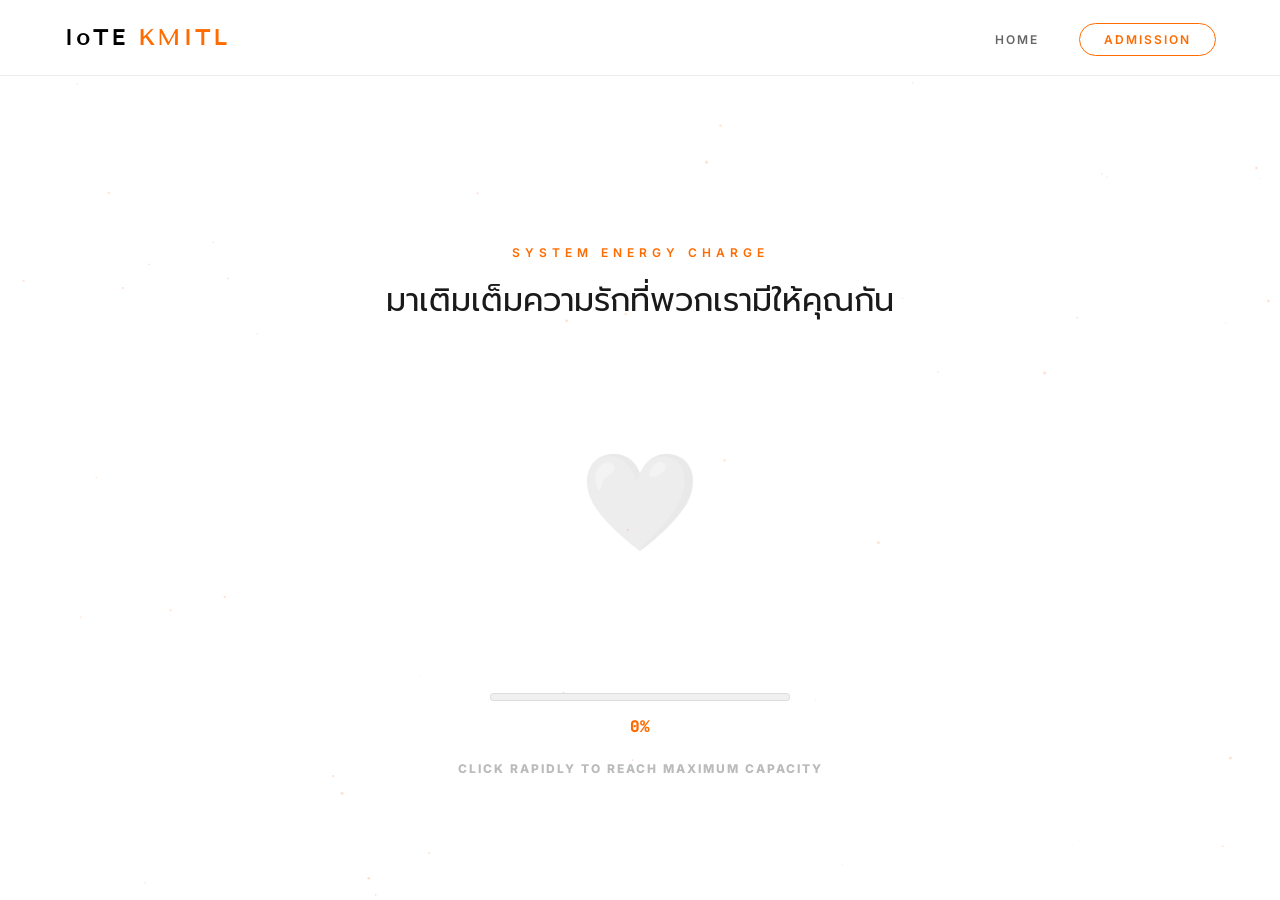
<file: heart.html>
<!DOCTYPE html>
<html lang="th">
<head>
    <meta charset="UTF-8">
    <meta name="viewport" content="width=device-width, initial-scale=1.0">
    <title>IoTE Heart Reactor | พลังแห่งความสำเร็จ</title>
    <link href="https://fonts.googleapis.com/css2?family=Inter:wght@400;600;800&family=Tenor+Sans&family=Prompt:wght@300;400;600&family=JetBrains+Mono&display=swap" rel="stylesheet">
    
    <style>
        :root {
            --bg: #ffffff;
            --text: #1a1a1a;
            --accent: #ff6b00; 
            --dim-text: #666;
            --border: rgba(0, 0, 0, 0.08);
        }

        * { margin: 0; padding: 0; box-sizing: border-box; }
        body { background-color: var(--bg); color: var(--text); font-family: 'Inter', 'Prompt', sans-serif; overflow: hidden; height: 100vh; }
        #starfield { position: fixed; top: 0; left: 0; width: 100%; height: 100%; z-index: -2; background: #ffffff; }

        /* --- Navbar --- */
        nav { position: fixed; top: 0; width: 100%; z-index: 1000; padding: 1.5rem 5%; display: flex; justify-content: space-between; align-items: center; backdrop-filter: blur(15px); border-bottom: 1px solid var(--border); background: rgba(255, 255, 255, 0.85); }
        .logo { font-family: 'Tenor Sans', sans-serif; font-size: 1.4rem; font-weight: bold; letter-spacing: 3px; color: #000; text-decoration: none; }
        .logo span { color: var(--accent); }
        .nav-links { display: flex; list-style: none; gap: 2.5rem; align-items: center; }
        .nav-links a { text-decoration: none; color: var(--dim-text); font-size: 0.75rem; letter-spacing: 2px; font-weight: 600; }
        .nav-btn { border: 1.5px solid var(--accent); padding: 0.5rem 1.5rem; border-radius: 50px; color: var(--accent) !important; transition: 0.3s; }
        .nav-btn:hover { background: var(--accent); color: #fff !important; }

        /* --- Reactor Interface --- */
        .lab-container { padding-top: 120px; display: flex; flex-direction: column; align-items: center; justify-content: center; height: 100%; text-align: center; }
        .label { color: var(--accent); font-size: 0.75rem; letter-spacing: 5px; margin-bottom: 1rem; font-weight: 600; text-transform: uppercase; }
        h1 { font-family: 'Tenor Sans', 'Prompt', sans-serif; font-weight: 400; margin-bottom: 1rem; }

        /* Heart Reactor */
        .reactor-core {
            position: relative; width: 320px; height: 320px;
            display: flex; align-items: center; justify-content: center;
            cursor: pointer; user-select: none;
            -webkit-tap-highlight-color: transparent;
        }

        #heart-icon {
            font-size: 6rem; transition: transform 0.05s, filter 0.2s;
            filter: grayscale(100%) opacity(0.2);
            z-index: 2;
        }

        .core-glow {
            position: absolute; width: 100%; height: 100%;
            background: radial-gradient(circle, rgba(255, 107, 0, 0.4) 0%, rgba(255, 255, 255, 0) 70%);
            border-radius: 50%; z-index: 1; transform: scale(0); transition: 0.2s;
        }

        /* Progress Bar */
        .progress-container { width: 300px; height: 8px; background: #f0f0f0; border-radius: 10px; margin-top: 2rem; overflow: hidden; position: relative; border: 1px solid var(--border); }
        #progress-bar { width: 0%; height: 100%; background: var(--accent); transition: 0.1s linear; box-shadow: 0 0 20px var(--accent); }

        /* --- Full Screen Flash & Cute Animation --- */
        #flash-overlay {
            position: fixed; top: 0; left: 0; width: 100%; height: 100%;
            background: var(--accent); z-index: 3000; display: none;
            flex-direction: column; align-items: center; justify-content: center; color: white;
            overflow: hidden;
        }
        .overload-text { font-family: 'Prompt', sans-serif; font-size: 2.5rem; font-weight: 600; margin-bottom: 10px; z-index: 10; text-align: center; }
        .sub-text { letter-spacing: 5px; font-weight: 300; z-index: 10; animation: pulseText 1s infinite alternate; }
        
        @keyframes pulseText { from { opacity: 0.7; transform: scale(0.95); } to { opacity: 1; transform: scale(1); } }

        /* Floating Mini Hearts */
        .floating-heart {
            position: absolute; color: white; opacity: 0.6;
            animation: floatUp var(--d) linear infinite;
            bottom: -50px; user-select: none; z-index: 5;
        }

        @keyframes floatUp {
            0% { transform: translateY(0) rotate(0deg); opacity: 0.8; }
            100% { transform: translateY(-110vh) rotate(360deg); opacity: 0; }
        }

        .hint { margin-top: 1.5rem; font-size: 0.75rem; color: #bbb; letter-spacing: 2px; font-weight: 800; text-transform: uppercase; }
        .btn-reset-simple { margin-top: 40px; background: white; color: var(--accent); border: none; padding: 14px 40px; border-radius: 50px; font-weight: 800; cursor: pointer; letter-spacing: 1px; z-index: 20; transition: 0.3s; }
        .btn-reset-simple:hover { transform: scale(1.1); box-shadow: 0 10px 20px rgba(0,0,0,0.1); }

    </style>
</head>
<body>

    <canvas id="starfield"></canvas>

    <nav>
        <a href="#" class="logo">IoTE <span>KMITL</span></a>
        <ul class="nav-links">
            <li><a href="index.html">HOME</a></li>
            <li><a href="admission.html" class="nav-btn">ADMISSION</a></li>
        </ul>
    </nav>

    <main class="lab-container">
        <span class="label">System Energy Charge</span>
        <h1>มาเติมเต็มความรักที่พวกเรามีให้คุณกัน</h1>

        <div class="reactor-core" onmousedown="chargeHeart()" ontouchstart="chargeHeart()">
            <div class="core-glow" id="glow"></div>
            <div id="heart-icon">🧡</div>
        </div>

        <div class="progress-container">
            <div id="progress-bar"></div>
        </div>
        
        <div id="status-val" style="margin-top: 15px; font-family: 'JetBrains Mono'; font-weight: 800; font-size: 1rem; color: var(--accent);">0%</div>
        <p class="hint">Click rapidly to reach maximum capacity</p>
    </main>

    <div id="flash-overlay">
        <div class="overload-text">ยินดีต้อนรับสู่ครอบครัว IoTE</div>
        <div class="sub-text">LOVE YOUU 🧡</div>
        <button class="btn-reset-simple" onclick="resetReactor()">RESET SYSTEM</button>
    </div>

    <script>
        // Starfield DNA
        const canvas = document.getElementById('starfield');
        const ctx = canvas.getContext('2d');
        let stars = [];
        function resize() { canvas.width = window.innerWidth; canvas.height = window.innerHeight; }
        class Star {
            constructor() { this.x = Math.random() * canvas.width; this.y = Math.random() * canvas.height; this.size = Math.random() * 1.5; this.speed = Math.random() * 0.3; }
            update() { this.y += this.speed; if (this.y > canvas.height) this.y = 0; }
            draw() { ctx.fillStyle = '#ff6b0033'; ctx.beginPath(); ctx.arc(this.x, this.y, this.size, 0, Math.PI * 2); ctx.fill(); }
        }
        function initStars() { stars = []; for (let i = 0; i < 80; i++) stars.push(new Star()); }
        function animate() { ctx.clearRect(0, 0, canvas.width, canvas.height); stars.forEach(s => { s.update(); s.draw(); }); requestAnimationFrame(animate); }
        window.addEventListener('resize', () => { resize(); initStars(); });
        resize(); initStars(); animate();

        // Core Logic
        let energy = 0;
        let isActive = true;
        let heartInterval;
        const heart = document.getElementById('heart-icon');
        const glow = document.getElementById('glow');
        const pBar = document.getElementById('progress-bar');
        const statusVal = document.getElementById('status-val');
        const flash = document.getElementById('flash-overlay');

        function chargeHeart() {
            if(!isActive) return;
            
            energy += 5; 
            if(energy > 100) energy = 100;
            
            updateUI();
            
            heart.style.transform = "scale(1.4)";
            setTimeout(() => {
                if(isActive) heart.style.transform = `scale(${1 + (energy/150)})`;
            }, 50);

            if(energy >= 100) {
                triggerOverload();
            }
        }

        setInterval(() => {
            if(!isActive || energy <= 0) return;
            energy -= 1.0; 
            if(energy < 0) energy = 0;
            updateUI();
        }, 100);

        function updateUI() {
            pBar.style.width = energy + "%";
            statusVal.innerText = Math.floor(energy) + "%";
            
            const intensity = energy / 100;
            heart.style.filter = `grayscale(${100 - energy}%) opacity(${0.2 + (intensity * 0.8)}) drop-shadow(0 0 ${energy/4}px var(--accent))`;
            glow.style.transform = `scale(${intensity * 1.8})`;
        }

        function triggerOverload() {
            isActive = false;
            heart.style.transition = "0.4s cubic-bezier(0.175, 0.885, 0.32, 1.275)";
            heart.style.transform = "scale(20)";
            heart.style.opacity = "0";
            
            setTimeout(() => {
                flash.style.display = 'flex';
                startHeartRain();
            }, 300);
        }

        // Cute Animation: Floating Hearts
        function startHeartRain() {
            heartInterval = setInterval(() => {
                const h = document.createElement('div');
                h.className = 'floating-heart';
                h.innerHTML = ['🧡', '🤍', '✨', '☁️'][Math.floor(Math.random() * 4)];
                h.style.left = Math.random() * 100 + 'vw';
                h.style.fontSize = (Math.random() * 20 + 20) + 'px';
                h.style.setProperty('--d', (Math.random() * 3 + 2) + 's');
                flash.appendChild(h);
                
                setTimeout(() => h.remove(), 5000);
            }, 150);
        }

        function resetReactor() {
            clearInterval(heartInterval);
            energy = 0;
            isActive = true;
            flash.style.display = 'none';
            // Clear existing floating hearts
            document.querySelectorAll('.floating-heart').forEach(h => h.remove());
            
            heart.style.transition = "transform 0.05s, filter 0.2s";
            heart.style.transform = "scale(1)";
            heart.style.opacity = "1";
            updateUI();
        }
    </script>
</body>
</html>
</file>
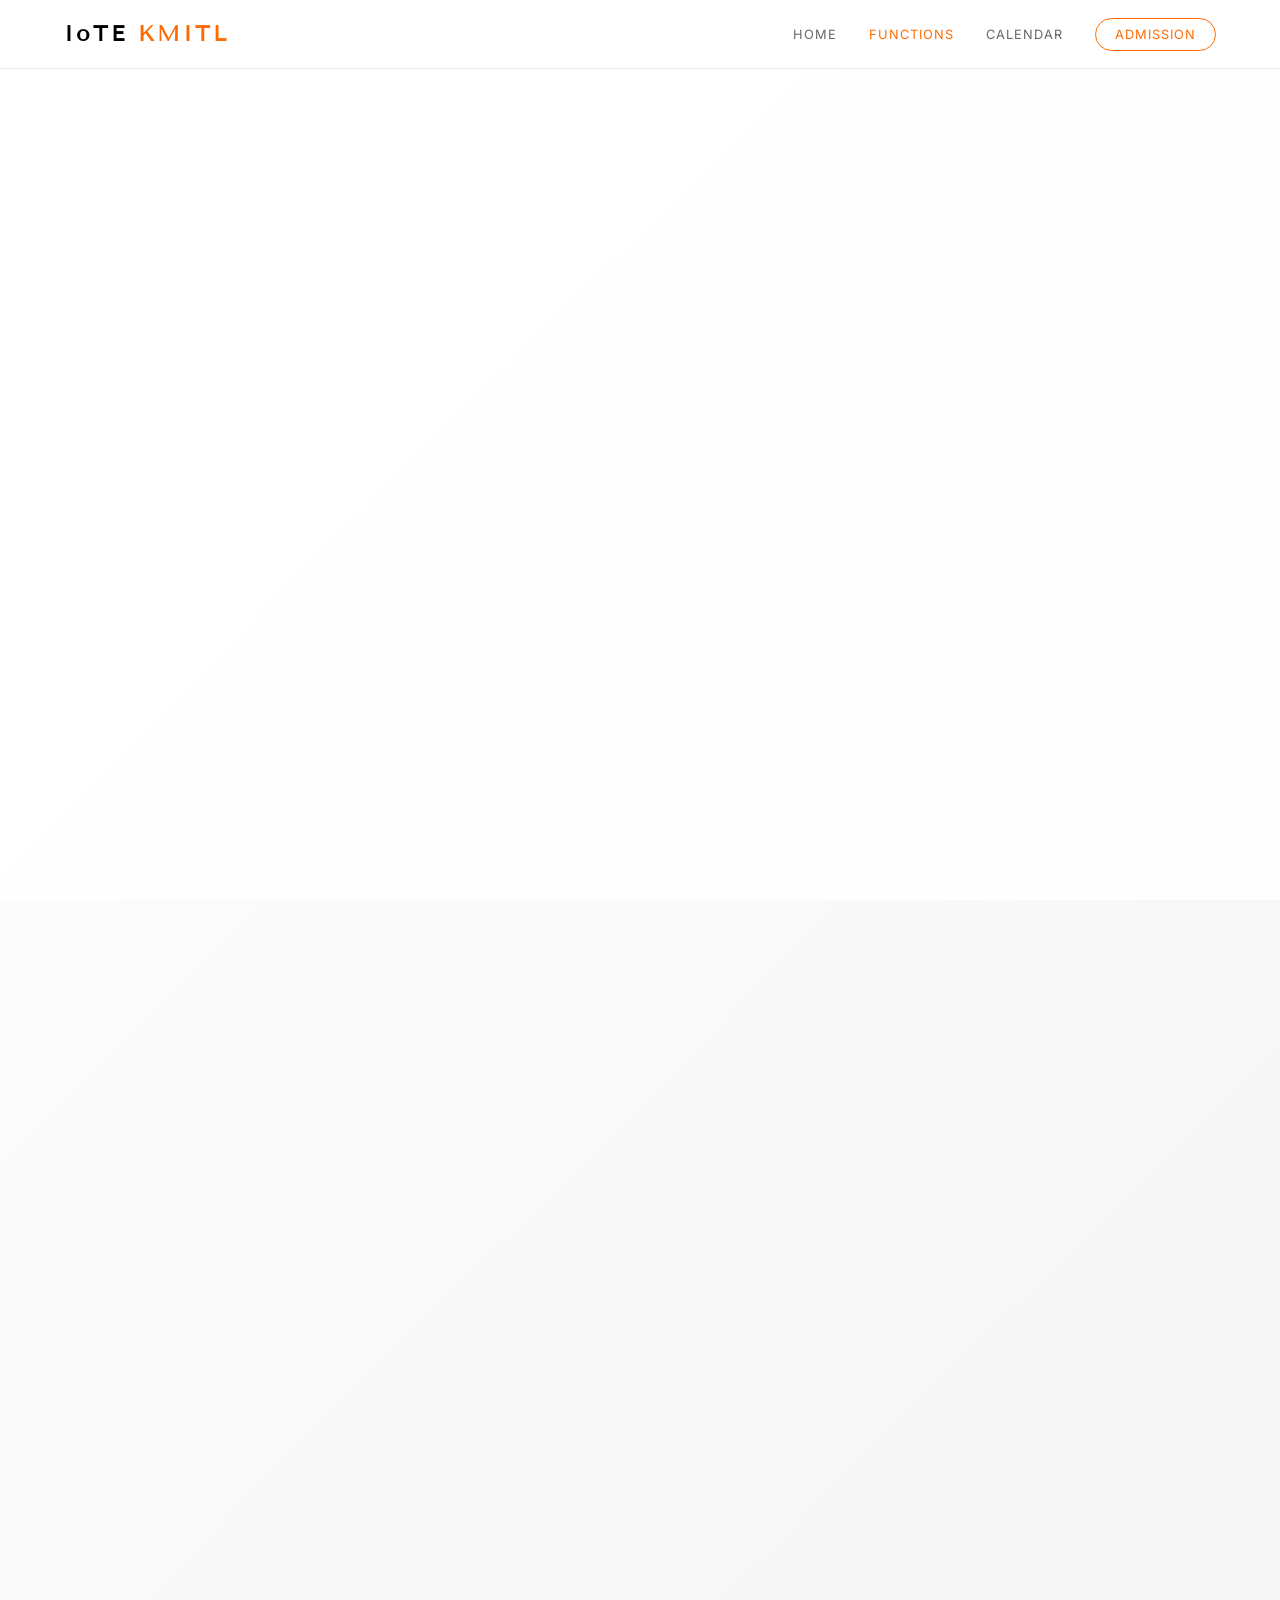
<file: newfunction.html>
<!DOCTYPE html>
<html lang="th">
<head>
    <meta charset="UTF-8">
    <meta name="viewport" content="width=device-width, initial-scale=1.0">
    <title>Interactive Tools | IoTE KMITL</title>
    <link href="https://fonts.googleapis.com/css2?family=Inter:wght@100;300;400;600&family=Tenor+Sans&family=Prompt:wght@200;400;600&display=swap" rel="stylesheet">
    <link rel="stylesheet" href="style.css">
</head>
<body>

    <canvas id="starfield"></canvas>

    <nav>
        <div class="logo">IoTE <span>KMITL</span></div>
        <ul class="nav-links">
            <li><a href="index.html">HOME</a></li>
            <li><a href="newfunction.html" class="active">FUNCTIONS</a></li>
            <li><a href="#calendar">CALENDAR</a></li>
            <li><a href="#" class="nav-btn">ADMISSION</a></li>
        </ul>
    </nav>

    <main class="container">
        <header style="text-align: center; margin-bottom: 5rem; margin-top: 5rem;">
            <span class="label reveal">EXCLUSIVE CANDIDATE TOOLS</span>
            <h1 class="reveal">SYSTEM <span>FUNCTIONS</span></h1>
            <p class="reveal" style="color: var(--dim-text); max-width: 600px; margin: 1.5rem auto;">
                เครื่องมือช่วยเหลืออัจฉริยะสำหรับผู้สมัครเข้าศึกษา เพื่อวิเคราะห์โอกาสและวางแผนอนาคตในสายงาน IoT
            </p>
        </header>

        <div class="grid-3">
            <div class="info-card reveal">
                <div class="stat-num" style="font-size: 1rem; margin-bottom: 1rem;">FUNCTION 01</div>
                <h3>Admission Predictor</h3>
                <p style="color: var(--dim-text); margin-bottom: 2rem;">คำนวณโอกาสในการสอบติดภาควิชา IoTE โดยอิงจากเกรดเฉลี่ยสะสม (GPAX)</p>
                
                <div class="tool-ui">
                    <input type="number" id="gpa-input" placeholder="ระบุ GPAX (เช่น 3.75)" step="0.01" min="0" max="4" 
                           style="width: 100%; padding: 12px; background: var(--placeholder-bg); border: 1px solid var(--border); color: var(--text); border-radius: 4px; outline: none; margin-bottom: 1rem;">
                    <button onclick="calculateChance()" class="action-btn">วิเคราะห์ผลข้อมูล</button>
                    <div id="result-display" style="margin-top: 1.5rem; text-align: center; font-size: 0.95rem; min-height: 24px;"></div>
                </div>
            </div>

            <div class="info-card reveal" style="transition-delay: 0.1s;">
                <div class="stat-num" style="font-size: 1rem; margin-bottom: 1rem;">FUNCTION 02</div>
                <h3>Virtual Lab Tour</h3>
                <p style="color: var(--dim-text); margin-bottom: 2rem;">สำรวจห้องปฏิบัติการ IoT และอุปกรณ์ระดับ Industrial Grade ผ่านระบบ Virtual 360°</p>
                <div class="card-image-box">360° VIEW COMING SOON</div>
                <a href="#" class="card-link">เข้าชมห้อง LAB →</a>
            </div>

            <div class="info-card reveal" style="transition-delay: 0.2s;">
                <div class="stat-num" style="font-size: 1rem; margin-bottom: 1rem;">FUNCTION 03</div>
                <h3>Career Matcher</h3>
                <p style="color: var(--dim-text); margin-bottom: 2rem;">ค้นหาสายงานที่ใช่ (AI, Cybersecurity, หรือ Robotics) ตามทักษะความสนใจของคุณ</p>
                <div class="card-image-box">AI ASSESSMENT TOOL</div>
                <a href="#" class="card-link">เริ่มทำแบบทดสอบ →</a>
            </div>

            <div id="calendar" class="info-card reveal" style="transition-delay: 0.3s;">
                <div class="stat-num" style="font-size: 1rem; margin-bottom: 1rem;">FUNCTION 04</div>
                <h3>Admission Calendar</h3>
                <p style="color: var(--dim-text); margin-bottom: 2rem;">ติดตามกำหนดการรับสมัคร TCAS รอบต่างๆ ของภาควิชาอย่างใกล้ชิด</p>
                <div style="border-left: 2px solid var(--accent); padding-left: 15px; margin-bottom: 2rem;">
                    <p style="font-size: 0.8rem; font-weight: 600;">TCAS 1: Portfolio</p>
                    <p style="font-size: 0.75rem; color: var(--dim-text); margin-bottom: 10px;">เปิดรับ: พฤศจิกายน - มกราคม</p>
                    <p style="font-size: 0.8rem; font-weight: 600;">TCAS 2: Quota</p>
                    <p style="font-size: 0.75rem; color: var(--dim-text);">เปิดรับ: กุมภาพันธ์ - มีนาคม</p>
                </div>
                <a href="#" class="card-link">ดูประกาศล่าสุด →</a>
            </div>
        </div>
    </main>

    <script src="script.js"></script>
</body>
</html>
</file>
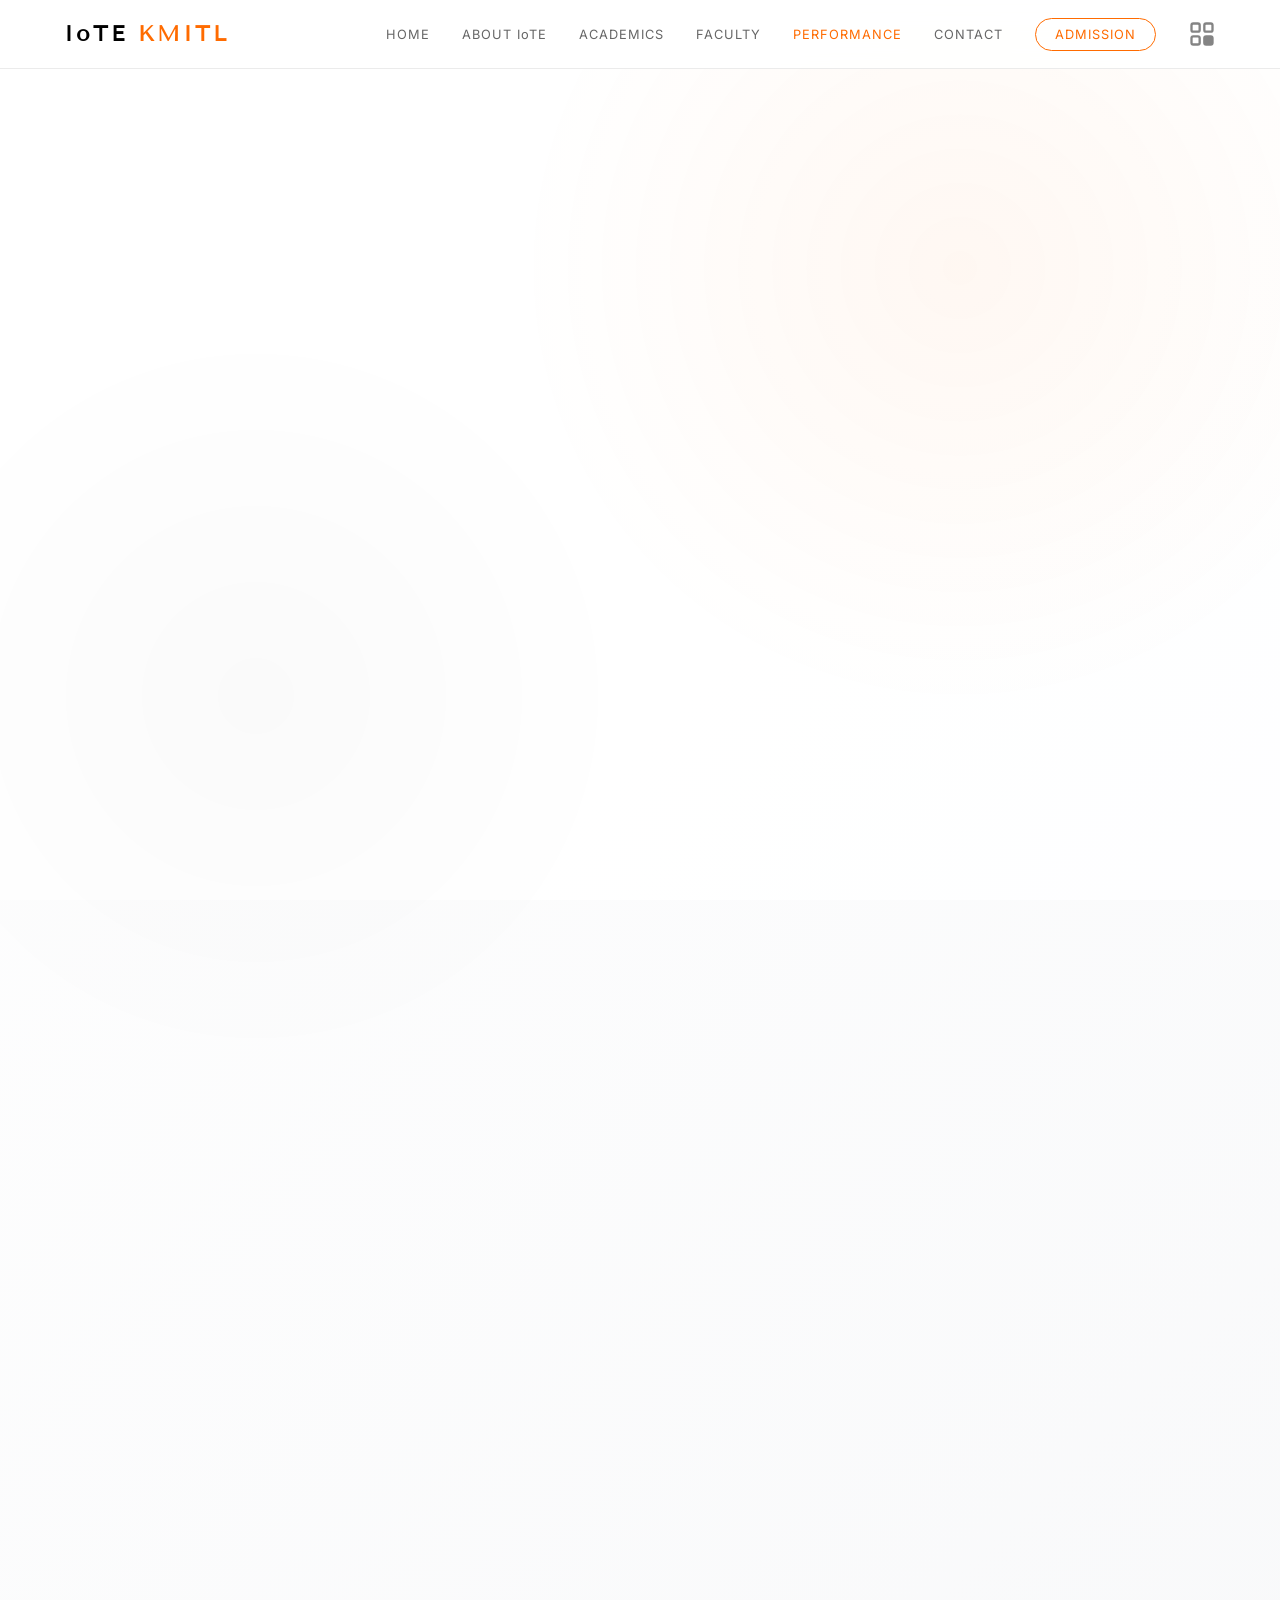
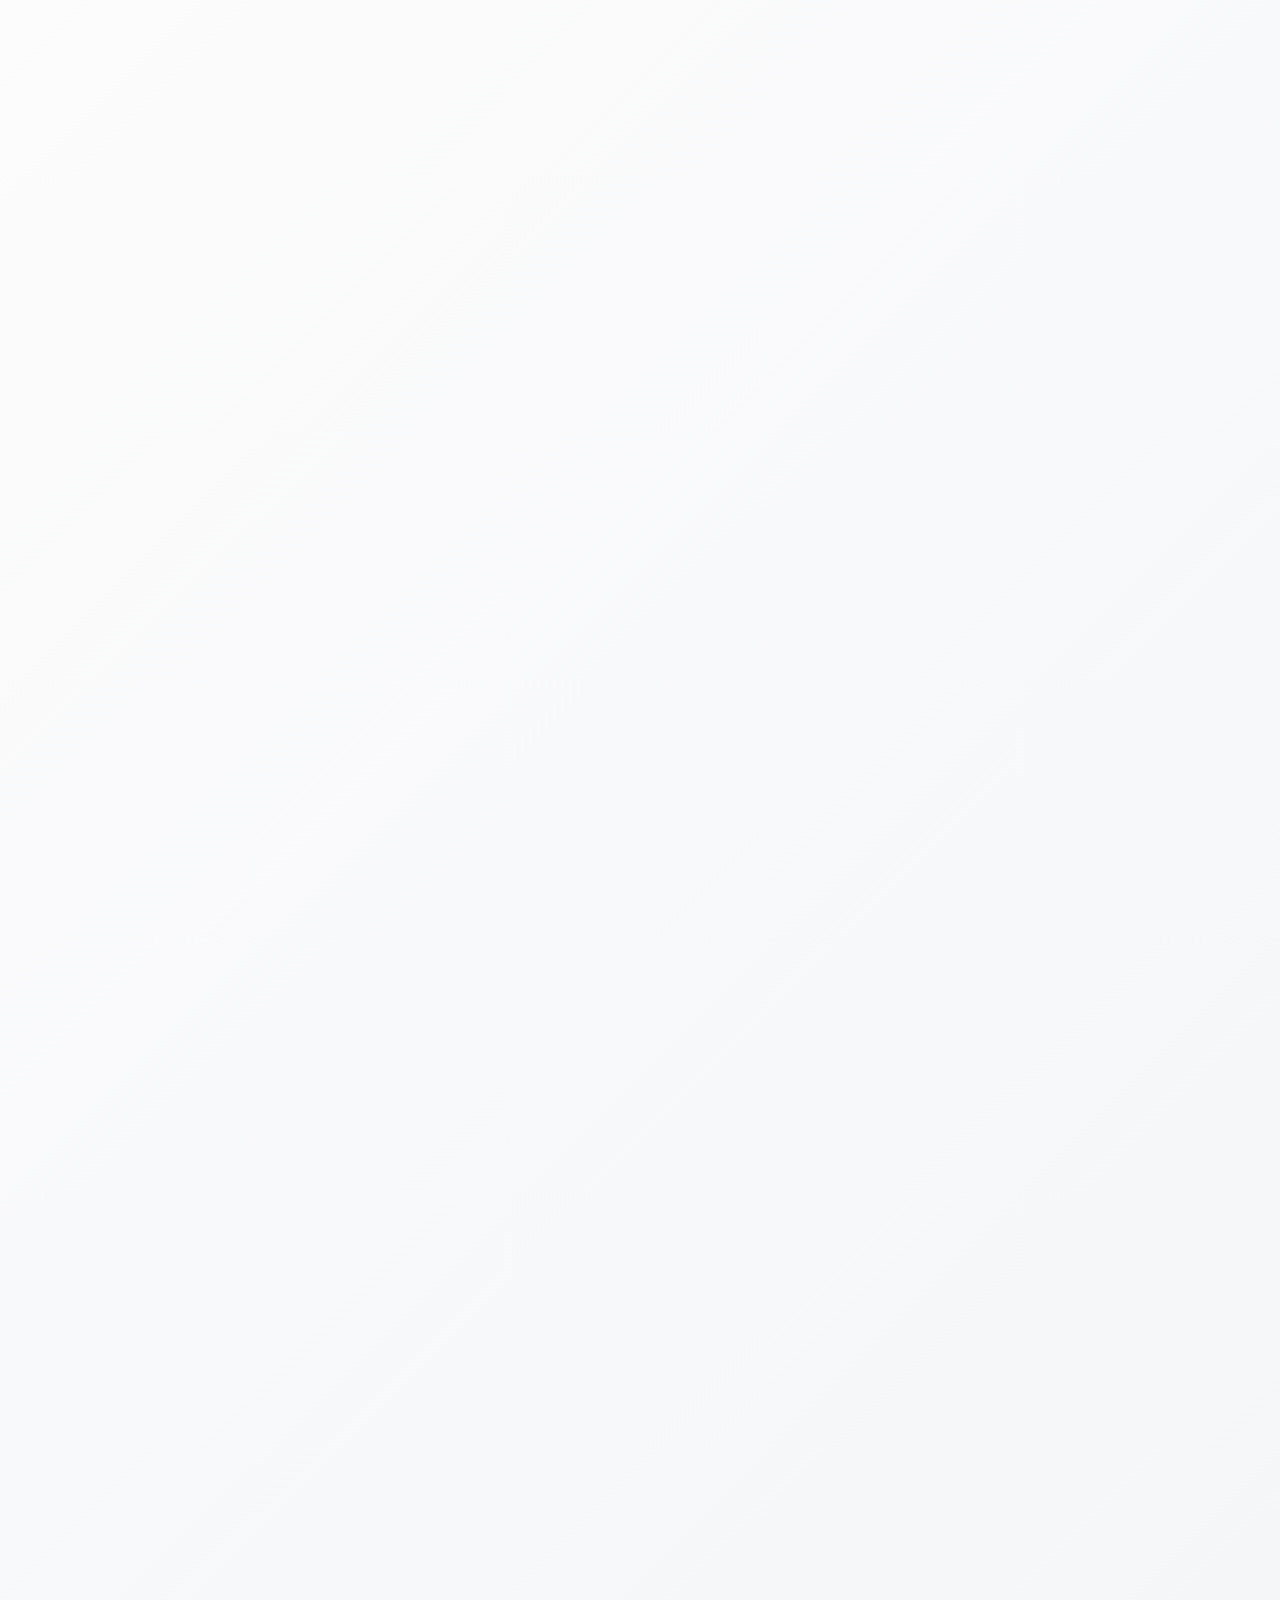
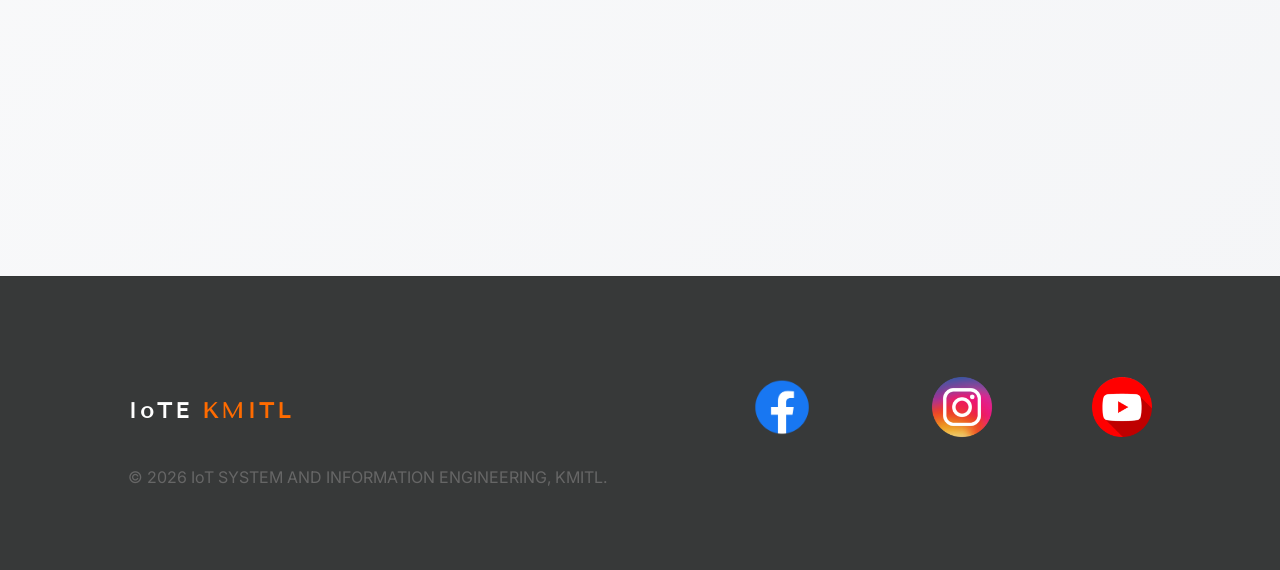
<file: performance.html>
<!DOCTYPE html>
<html lang="th">
<head>
    <meta charset="UTF-8">
    <meta name="viewport" content="width=device-width, initial-scale=1.0">
    <title>Performance | IoTE KMITL - ความสำเร็จและนวัตกรรม</title>
    <link href="https://fonts.googleapis.com/css2?family=Inter:wght@100;300;400;600&family=Tenor+Sans&family=Prompt:wght@200;400;600&display=swap" rel="stylesheet">
    <link rel="stylesheet" href="style.css">
    <style>
        /* แก้ไขปัญหาตัวหนังสือกลืนกับพื้นหลังขาว */
        :root {
            --accent: #ff6b00;
            --text-dark: #1a1a1a;
            --text-dim: #666;
            --border-light: rgba(0, 0, 0, 0.1);
        }

        body {
            background-color: #ffffff;
            color: var(--text-dark);
        }

        .stat-grid {
            display: grid;
            grid-template-columns: repeat(auto-fit, minmax(200px, 1fr));
            gap: 4rem;
            margin-bottom: 8rem;
            border-bottom: 1px solid var(--border-light);
            padding-bottom: 5rem;
        }

        .stat-item h2 {
            font-size: 4rem;
            color: var(--accent);
            margin-bottom: 0.5rem;
            font-family: 'Tenor Sans';
        }

        .stat-item p {
            font-size: 0.8rem;
            letter-spacing: 2px;
            text-transform: uppercase;
            color: var(--text-dim);
        }

        .award-list { list-style: none; }

        .award-item {
            padding: 2.5rem 0;
            border-bottom: 1px solid var(--border-light);
            display: flex;
            justify-content: space-between;
            align-items: center;
            transition: 0.4s;
        }

        .award-item:hover {
            padding-left: 20px;
            background: rgba(255, 107, 0, 0.05);
        }

        .award-year {
            font-family: 'Tenor Sans';
            color: var(--text-dim);
            font-size: 1.2rem;
        }

        .award-info h3 {
            font-family: 'Tenor Sans', 'Prompt';
            font-weight: 600;
            font-size: 1.5rem;
            margin-bottom: 0.5rem;
            color: var(--text-dark);
        }

        .award-info p {
            color: var(--text-dim);
        }

        /* Project Showcase Card */
        .project-card {
            background: #fcfcfc;
            border: 1px solid var(--border-light);
            overflow: hidden;
            transition: 0.5s cubic-bezier(0.16, 1, 0.3, 1);
        }

        .project-img-container {
            width: 100%;
            aspect-ratio: 16/9;
            background: #eee;
            overflow: hidden;
            position: relative;
        }

        .project-img-container img {
            width: 100%;
            height: 100%;
            object-fit: cover;
            transition: 0.8s cubic-bezier(0.16, 1, 0.3, 1);
        }

        .project-card:hover {
            border-color: var(--accent);
            box-shadow: 0 20px 40px rgba(0,0,0,0.08);
            transform: translateY(-5px);
        }

        .project-card:hover .project-img-container img {
            transform: scale(1.1); /* ขยายรูปเวลาเอาเมาส์วาง */
        }

        .project-content {
            padding: 2rem;
        }

        .project-content h3 {
            color: var(--text-dark);
            margin-bottom: 0.5rem;
        }

        .project-tag {
            font-size: 0.6rem;
            color: var(--accent);
            letter-spacing: 2px;
            text-transform: uppercase;
            margin-bottom: 1rem;
            display: block;
            font-weight: 600;
        }

        /* ส่วนหัวข้อใหญ่ */
        h1 { color: var(--text-dark); }
        h1 span { color: var(--accent); }
        h2 { color: var(--text-dark); }

        @media (max-width: 768px) {
            .award-item { flex-direction: column; align-items: flex-start; gap: 1rem; }
        }
    </style>
</head>
<body>

    <canvas id="starfield"></canvas>
    <div class="glow-orb" style="background: radial-gradient(circle, rgba(255, 107, 0, 0.05) 0%, transparent 70%);"></div>

    <nav>
        <div class="logo">IoTE <span>KMITL</span></div>
        <ul class="nav-links">
            <li><a href="index.html">HOME</a></li>
            <li><a href="about.html">ABOUT IoTE</a></li>
            <li><a href="academics.html">ACADEMICS</a></li>
            <li><a href="faculty.html">FACULTY</a></li>
            <li><a href="performance.html" class="active">PERFORMANCE</a></li>
            <li><a href="contact.html">CONTACT</a></li>
            <li><a href="admission.html" class="nav-btn">ADMISSION</a></li>
            <li>
    <a href="play.html" class="magic-portal" title="Intelligence Hub">
        <svg width="28" height="28" viewBox="0 0 24 24" fill="none" xmlns="http://www.w3.org/2000/svg">
            <rect x="3" y="3" width="7" height="7" rx="1.5" stroke="currentColor" stroke-width="2"/>
            <rect x="14" y="3" width="7" height="7" rx="1.5" stroke="currentColor" stroke-width="2"/>
            <rect x="3" y="14" width="7" height="7" rx="1.5" stroke="currentColor" stroke-width="2"/>
            <rect x="14" y="14" width="7" height="7" rx="1.5" stroke="currentColor" stroke-width="2" fill="currentColor"/>
        </svg>
    </a>
</li>
        </ul>
    </nav>

    <header class="container" style="padding-top: 15rem; padding-bottom: 5rem;">
        <span class="label reveal">OUR ACHIEVEMENTS</span>
        <h1 class="reveal" style="font-size: clamp(3rem, 10vw, 7rem);">TRACK <span>RECORD.</span></h1>
    </header>

    <section class="container">
        <div class="stat-grid reveal">
            <div class="stat-item">
                <h2>50+</h2>
                <p>Research Papers</p>
            </div>
            <div class="stat-item">
                <h2>12</h2>
                <p>National Awards</p>
            </div>
            <div class="stat-item">
                <h2>98%</h2>
                <p>Employment Rate</p>
            </div>
            <div class="stat-item">
                <h2>5</h2>
                <p>Startup Hubs</p>
            </div>
        </div>

        <div class="section-grid">
            <div class="reveal">
                <span class="label">AWARDS</span>
                <h2>รางวัลและความภูมิใจ</h2>
                <p style="margin-top: 2rem; color: var(--text-dim);">ความมุ่งมั่นในการวิจัยและพัฒนานวัตกรรมของนักศึกษาและคณาจารย์ การันตีด้วยรางวัลระดับชาติและนานาชาติ</p>
            </div>
            <div class="reveal">
                <div class="award-list">
                    <div class="award-item reveal">
                        <div class="award-info">
                            <h3>ชนะเลิศนวัตกรรม IoT ระดับประเทศ</h3>
                            <p>โครงการ Smart City Solutions สำหรับการจัดการขยะอัจฉริยะ (Depa Accelerator)</p>
                        </div>
                        <div class="award-year">2025</div>
                    </div>
                    <div class="award-item reveal">
                        <div class="award-info">
                            <h3>รางวัลดีเด่นด้านงานวิจัยระบบฝังตัว</h3>
                            <p>การประชุมวิชาการระดับนานาชาติ IEEE iEECON</p>
                        </div>
                        <div class="award-year">2024</div>
                    </div>
                    <div class="award-item reveal">
                        <div class="award-info">
                            <h3>Gold Medal: Inventions & New Techniques</h3>
                            <p>งานแสดงนวัตกรรมนานาชาติ ณ กรุงเจนีวา (Geneva Inventions)</p>
                        </div>
                        <div class="award-year">2023</div>
                    </div>
                </div>
            </div>
        </div>

        <div class="reveal" style="margin-top: 10rem;">
            <span class="label">PROJECT SHOWCASE</span>
            <h2 style="margin-bottom: 4rem;">Performance</h2>
            
            <div class="grid-3">
                <div class="project-card reveal">
                    <div class="project-img-container">
                        <img src="22.jpg" alt="Smart Agriculture" onerror="this.src='https://via.placeholder.com/800x450?text=IoT+Project+1'">
                    </div>
                    <div class="project-content">
                        <span class="project-tag">Our International Relation</span>
                        <h3>ความร่วมมือทางด้านต่างประเทศ</h3>
                        <p style="font-size: 0.9rem; color: var(--text-dim); margin-top: 1rem;">ทำโครงงานวิศวกรรม (Capstone Poject) หรือ สหกิจศึกษา (Co-operative Education) ปฏิบัติงานจริงในสถานประกอบการ และเรียนรู้หัวข้อเทคโนโลยีสมัยใหม่เพื่อก้าวสู่อาชีพวิศวกรมืออาชีพ และ ในต่างประเทศ</p>
                    </div>
                </div>
                
                <div class="project-card reveal" style="transition-delay: 0.1s;">
                    <div class="project-img-container">
                        <img src="21.jpg" alt="Health Tech" onerror="this.src='https://via.placeholder.com/800x450?text=IoT+Project+2'">
                    </div>
                    <div class="project-content">
                        <span class="project-tag">Cybersecurity Laboratory</span>
                        <h3>ห้องปฏิบัติการความปลอดภัยทางไซเบอร์</h3>
                        <p style="font-size: 0.9rem; color: var(--text-dim); margin-top: 1rem;">IT and IoT Cyber Security Laboratory is a dedicated environment where students, professionals, and researchers can practice and enhance their skills in defending against and analyzing cyber threats.</p>
                    </div>
                </div>

                <div class="project-card reveal" style="transition-delay: 0.2s;">
                    <div class="project-img-container">
                        <img src="23.jpg" alt="Smart Home Automation" onerror="this.src='https://via.placeholder.com/800x450?text=IoT+Project+3'">
                    </div>
                    <div class="project-content">
                        <span class="project-tag">Thailand Cyber Security Product and Service Awards 2025</span>
                        <h3>ผลงานชื่อ AI-Based Network Scanning Analysis System </h3>
                        <p style="font-size: 0.9rem; color: var(--text-dim); margin-top: 1rem;">ผลิตภัณฑ์และบริการในภาคอุตสาหกรรมด้านการรักษาความมั่นคงปลอดภัยไซเบอร์</p>
                    </div>
                </div>
            </div>
        </div>

        <div class="section-grid reveal" style="margin-top: 10rem; border-top: 1px solid var(--border-light); padding-top: 5rem;">
            <div>
                <span class="label">INDUSTRIAL PARTNERS</span>
                <h2>เครือข่ายความร่วมมือ</h2>
            </div>
            <div>
                <p style="margin-bottom: 3rem; color: var(--text-dim);">เราทำงานร่วมกับบริษัทเทคโนโลยีชั้นนำระดับโลก เพื่อสร้างโอกาสการฝึกงานและสหกิจศึกษาให้กับนักศึกษาทุกคน</p>
                <div style="display: flex; gap: 3rem; flex-wrap: wrap; opacity: 0.8;">
                    <span style="font-family: 'Tenor Sans'; font-size: 1.5rem; letter-spacing: 2px; color: #333;">TRUE</span>
                    <span style="font-family: 'Tenor Sans'; font-size: 1.5rem; letter-spacing: 2px; color: #333;">AIS</span>
                    <span style="font-family: 'Tenor Sans'; font-size: 1.5rem; letter-spacing: 2px; color: #333;">HUAWEI</span>
                    <span style="font-family: 'Tenor Sans'; font-size: 1.5rem; letter-spacing: 2px; color: #333;">MICROSOFT</span>
                </div>
            </div>
        </div>

        <div class="section-grid reveal" style="margin-top: 8rem; padding-bottom: 8rem;">
            <div>
                <span class="label">JOIN THE SUCCESS</span>
                <h2>ร่วมสร้างประวัติศาสตร์<br>หน้าใหม่ไปกับเรา</h2>
            </div>
            <div>
                <p style="margin-bottom: 3rem; color: var(--text-dim);">หากคุณมีความฝันที่จะสร้างนวัตกรรมที่มีผลกระทบต่อสังคม ก้าวแรกเริ่มต้นที่นี่</p>
                <a href="admission.html" class="nav-btn" style="padding: 1.2rem 3rem; display: inline-block; text-decoration: none; color: #fff !important; background: var(--accent); border: none;">START YOUR JOURNEY</a>
            </div>
        </div>
    </section>

    <footer>
        <div class="footer-content">
            <div class="logo">IoTE <span>KMITL</span></div>
            <div class="social-links">
                <a href="https://www.facebook.com/IOTE.KMITL?mibextid=wwXIfr&rdid=25CPRn6FU3PUXONX&share_url=https%3A%2F%2Fwww.facebook.com%2Fshare%2F1Gx8LU5F8J%2F%3Fmibextid%3DwwXIfr#"target="_blank"><img src="Facebook.png" alt="Facebook" class="social-icon"></a>
    <a href="https://www.instagram.com/kmitl.iote.official?igsh=MTRmMmxjOWxud3BwNQ%3D%3D"target="_blank"><img src="instagram.png" alt="LinkedIn" class="social-icon"></a>
    <a href="https://www.youtube.com/@iote_kmitl"target="_blank"><img src="Youtube.png" alt="YouTube" class="social-icon" style="width: 60px;"></a>
            </div>
        </div>
        <div class="footer-bottom">
            <p style="color: var(--text-dim);">&copy; 2026 IoT SYSTEM AND INFORMATION ENGINEERING, KMITL.</p>
        </div>
    </footer>

    <script src="script.js"></script>
</body>
</html>
</file>
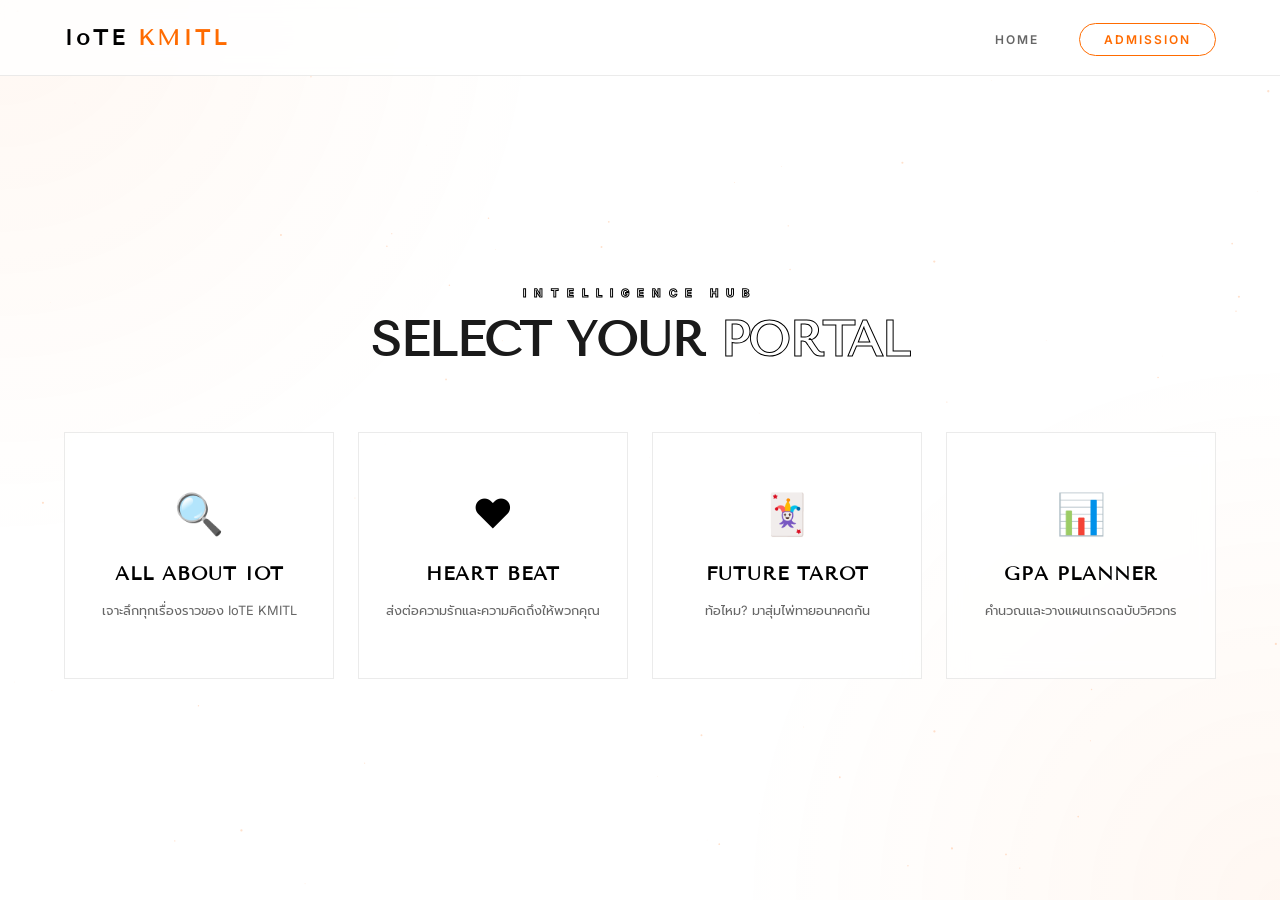
<file: play.html>
<!DOCTYPE html>
<html lang="th">
<head>
    <meta charset="UTF-8">
    <meta name="viewport" content="width=device-width, initial-scale=1.0">
    <title>Intelligence Hub | IoTE KMITL</title>
    <link href="https://fonts.googleapis.com/css2?family=Inter:wght@400;600;800&family=Tenor+Sans&family=Prompt:wght@300;400;600&display=swap" rel="stylesheet">
    
    <style>
        :root {
            --bg: #ffffff;
            --text: #1a1a1a;
            --accent: #ff6b00; 
            --accent-soft: #ff8533;
            --border: rgba(0, 0, 0, 0.08);
            --dim-text: #666;
            --glass: rgba(255, 255, 255, 0.7);
        }

        * { margin: 0; padding: 0; box-sizing: border-box; }
        body { background-color: var(--bg); color: var(--text); font-family: 'Inter', 'Prompt', sans-serif; min-height: 100vh; overflow-x: hidden; }

        /* --- Background Animation --- */
        .bg-visual {
            position: fixed; top: 0; left: 0; width: 100%; height: 100%; z-index: -1;
            background: radial-gradient(circle at 0% 0%, rgba(255, 107, 0, 0.05) 0%, transparent 35%),
                        radial-gradient(circle at 100% 100%, rgba(255, 107, 0, 0.05) 0%, transparent 35%);
            animation: bgShift 15s ease-in-out infinite alternate;
        }
        @keyframes bgShift { 0% { transform: scale(1); } 100% { transform: scale(1.1); } }

        /* --- Navbar --- */
        nav { 
            position: fixed; top: 0; width: 100%; z-index: 1000; 
            padding: 1.5rem 5%; display: flex; justify-content: space-between; 
            align-items: center; backdrop-filter: blur(15px); 
            background: rgba(255, 255, 255, 0.8); border-bottom: 1px solid var(--border); 
        }
        .logo { font-family: 'Tenor Sans', sans-serif; font-size: 1.4rem; font-weight: bold; letter-spacing: 3px; color: #000; text-decoration: none; }
        .logo span { color: var(--accent); }
        .nav-links { display: flex; list-style: none; gap: 2.5rem; align-items: center; }
        .nav-links a { text-decoration: none; color: var(--dim-text); font-size: 0.75rem; letter-spacing: 2px; font-weight: 600; }
        .nav-btn { border: 1.5px solid var(--accent); padding: 0.5rem 1.5rem; border-radius: 50px; color: var(--accent) !important; }

        /* --- Hub Layout --- */
        .hub-container { min-height: 100vh; display: flex; flex-direction: column; align-items: center; justify-content: center; padding: 120px 5% 60px 5%; }
        .hub-title { text-align: center; margin-bottom: 4rem; animation: fadeInUp 1s ease forwards; }
        .hub-title h1 { font-family: 'Tenor Sans'; font-size: 3rem; letter-spacing: -1px; margin-top: 10px; }
        .hub-title span { -webkit-text-stroke: 1px #000; -webkit-text-fill-color: transparent; }
        .label { color: var(--accent); font-weight: 800; font-size: 0.7rem; letter-spacing: 8px; }

        /* Grid Setup */
        .function-grid {
            display: grid; grid-template-columns: repeat(4, 1fr); gap: 1.5rem;
            max-width: 1400px; width: 100%; animation: fadeInUp 1.2s ease forwards;
        }

        .func-card {
            background: var(--glass); backdrop-filter: blur(10px); border: 1px solid var(--border);
            padding: 3.5rem 1.5rem; text-align: center; text-decoration: none; color: #000;
            transition: all 0.5s cubic-bezier(0.175, 0.885, 0.32, 1.275); position: relative;
            display: flex; flex-direction: column; align-items: center; justify-content: center;
        }
        .func-card:hover { transform: translateY(-10px); border-color: var(--accent); background: #fff; box-shadow: 0 20px 40px rgba(255, 107, 0, 0.1); }
        .func-card .icon { font-size: 2.5rem; margin-bottom: 1.5rem; display: block; }
        .func-card h3 { font-family: 'Tenor Sans'; font-size: 1.2rem; margin-bottom: 1rem; letter-spacing: 1px; }
        .func-card p { font-size: 0.8rem; color: var(--dim-text); line-height: 1.6; }
        
        /* Underline effect on hover */
        .func-card::after { content: ''; position: absolute; bottom: 0; left: 0; width: 100%; height: 3px; background: var(--accent); transform: scaleX(0); transition: 0.4s; }
        .func-card:hover::after { transform: scaleX(1); }

        @keyframes fadeInUp { from { opacity: 0; transform: translateY(30px); } to { opacity: 1; transform: translateY(0); } }
        
        /* Responsive Grid */
        @media (max-width: 1024px) { .function-grid { grid-template-columns: repeat(2, 1fr); } }
        @media (max-width: 600px) { .function-grid { grid-template-columns: 1fr; } }
    </style>
</head>
<body>

    <div class="bg-visual"></div>
    <canvas id="starfield" style="position:fixed; top:0; left:0; z-index:-1;"></canvas>

    <nav>
        <div class="logo">IoTE <span>KMITL</span></div>
        <ul class="nav-links">
            <li><a href="index.html">HOME</a></li>
            <li><a href="admission.html" class="nav-btn">ADMISSION</a></li>
        </ul>
    </nav>

    <main class="hub-container">
        <div class="hub-title">
            <span class="label">INTELLIGENCE HUB</span>
            <h1>SELECT YOUR <span>PORTAL</span></h1>
        </div>

        <div class="function-grid">
            <a href="analyzer.html" class="func-card">
                <span class="icon">🔍</span>
                <h3>ALL ABOUT IOT</h3>
                <p>เจาะลึกทุกเรื่องราวของ IoTE KMITL</p>
            </a>

            <a href="heart.html" class="func-card">
                <span class="icon">❤️</span>
                <h3>HEART BEAT</h3>
                <p>ส่งต่อความรักและความคิดถึงให้พวกคุณ</p>
            </a>

            <a href="card.html" class="func-card">
                <span class="icon">🃏</span>
                <h3>FUTURE TAROT</h3>
                <p>ท้อไหม? มาสุ่มไพ่ทายอนาคตกัน</p>
            </a>

            <a href="cal.html" class="func-card">
                <span class="icon">📊</span>
                <h3>GPA PLANNER</h3>
                <p>คำนวณและวางแผนเกรดฉบับวิศวกร</p>
            </a>
        </div>
    </main>

    <script>
        // Starfield DNA
        const canvas = document.getElementById('starfield');
        const ctx = canvas.getContext('2d');
        let stars = [];

        function resize() {
            canvas.width = window.innerWidth;
            canvas.height = window.innerHeight;
        }

        class Star {
            constructor() {
                this.x = Math.random() * canvas.width;
                this.y = Math.random() * canvas.height;
                this.size = Math.random() * 1.2;
                this.speed = Math.random() * 0.15;
            }
            update() {
                this.y += this.speed;
                if (this.y > canvas.height) this.y = 0;
            }
            draw() {
                ctx.fillStyle = 'rgba(255, 107, 0, 0.2)';
                ctx.beginPath();
                ctx.arc(this.x, this.y, this.size, 0, Math.PI * 2);
                ctx.fill();
            }
        }

        function init() {
            stars = [];
            for (let i = 0; i < 100; i++) stars.push(new Star());
        }

        function animate() {
            ctx.clearRect(0, 0, canvas.width, canvas.height);
            stars.forEach(s => {
                s.update();
                s.draw();
            });
            requestAnimationFrame(animate);
        }

        window.addEventListener('resize', () => { resize(); init(); });
        resize();
        init();
        animate();
    </script>
</body>
</html>
</file>
<file: style.css>
:root {
    --bg: #ffffff;
    --text: #1a1a1a;
    --accent: #ff6b00; /* สีส้ม KMITL ที่คุณตั้งไว้ */
    --dim-text: #666;
    --border: rgba(0, 0, 0, 0.08);
    --placeholder-bg: #f4f4f4;
}

/* --- ทุกอย่างคงเดิมตามโค้ดที่คุณส่งมา --- */
* { margin: 0; padding: 0; box-sizing: border-box; }
body { background-color: var(--bg); color: var(--text); font-family: 'Inter', 'Prompt', sans-serif; line-height: 1.6; overflow-x: hidden; }
#starfield { position: fixed; top: 0; left: 0; width: 100%; height: 100%; z-index: -2; background: #ffffff; }

/* --- LOGO & NAV (ใช้สีส้มที่ span และ hover) --- */
.logo { font-family: 'Tenor Sans', sans-serif; font-size: 1.4rem; font-weight: bold; letter-spacing: 3px; color: #000; }
.logo span { color: var(--accent); } /* ส้มที่คำว่า KMITL */

nav { position: fixed; top: 0; width: 100%; z-index: 1000; padding: 1.5rem 5%; display: flex; justify-content: space-between; align-items: center; backdrop-filter: blur(15px); border-bottom: 1px solid var(--border); background: rgba(255, 255, 255, 0.85); }
.nav-links { display: flex; list-style: none; gap: 2.5rem; }
.nav-links a { text-decoration: none; color: var(--dim-text); font-size: 0.75rem; letter-spacing: 2px; transition: 0.3s; }

/* เพิ่มสีส้มตอน Hover เมนู */
.nav-links a:hover, .nav-links a.active { color: var(--accent); } 

/* ปุ่ม Admission ปรับให้ขอบเป็นสีส้มเพื่อความเด่น */
.nav-btn { border: 1.5px solid var(--accent); padding: 0.5rem 1.2rem; border-radius: 50px; color: var(--accent) !important; text-decoration: none; transition: 0.3s; }
.nav-btn:hover { background: var(--accent); color: #fff !important; }

/* --- HERO --- */
.hero { height: 100vh; display: flex; align-items: center; padding: 0 10%; }
.label { color: var(--accent); font-size: 0.75rem; letter-spacing: 5px; margin-bottom: 1.5rem; display: block; font-weight: 600; }
h1 { font-family: 'Tenor Sans', sans-serif; font-size: clamp(3rem, 8vw, 6rem); line-height: 1.1; color: #000; }

/* ส่วนที่เป็นตัวหนังสือโปร่งแสง ให้ขอบเป็นสีส้มถ้าต้องการเน้น หรือปล่อยเป็นสีดำตามเดิมก็ได้ */
h1 span { display: block; margin-top: 10px; -webkit-text-stroke: 1.5px #000; -webkit-text-fill-color: transparent; }

/* --- IMAGE PLACEHOLDERS (คงเดิม) --- */
.image-placeholder {
    background-color: var(--placeholder-bg);
    
    display: flex;
    align-items: center;
    justify-content: center;
    overflow: hidden;
    position: relative;
    border-radius: 4px;
    color: #bbb;
    font-size: 0.8rem;
    letter-spacing: 1px;
}
.image-placeholder img {
    position: absolute;
    width: 100%;
    height: 100%;
    object-fit: cover;
    transition: transform 0.6s cubic-bezier(0.16, 1, 0.3, 1);
}
.image-placeholder:hover img { transform: scale(1.05); }

.main-img {
    aspect-ratio: 4/3;
    width: 100%;
    box-shadow: 20px 20px 60px rgba(0,0,0,0.05);
}

.card-image-box {
    width: 100%;
    aspect-ratio: 16/9;
    background: var(--placeholder-bg);
    margin-bottom: 2rem;
    display: flex;
    align-items: center;
    justify-content: center;
    color: #ccc;
    font-size: 0.7rem;
    overflow: hidden;
}

/* --- GRID & STATS (ใช้สีส้มที่ตัวเลข) --- */
.container { padding: 8rem 10%; }
.section-grid { display: grid; grid-template-columns: 1fr 1fr; gap: 5rem; }
.align-center { align-items: center; }
.stats-grid { display: grid; grid-template-columns: repeat(3, 1fr); gap: 2rem; margin: 8rem 0; text-align: center; }
.stat-num { font-size: 3.5rem; font-family: 'Tenor Sans', sans-serif; color: var(--accent); }

.grid-3 { display: grid; grid-template-columns: repeat(auto-fit, minmax(300px, 1fr)); gap: 2.5rem; margin-top: 6rem; }
.info-card { background: #fff; padding: 2rem; border: 1px solid var(--border); transition: 0.5s; }

/* ขอบการ์ดเปลี่ยนเป็นสีส้มเมื่อ Hover */
.info-card:hover { transform: translateY(-10px); border-color: var(--accent); }

/* --- FOOTER & REVEAL (คงเดิม) --- */
footer { padding: 5rem 10%; border-top: 1px solid var(--border); background-color: #373939; color: #fff; }
.footer-content { display: flex; justify-content: space-between; align-items: center; }
.reveal { opacity: 0; transform: translateY(30px); transition: 1.2s ease-out; }
.reveal.active { opacity: 1; transform: translateY(0); }
/* --- สำหรับ Logo ใน Header (ด้านบน) --- */
nav .logo {
    color: #000000; /* เปลี่ยนสีคำว่า IoTE ด้านบนตรงนี้ (ตัวอย่างนี้คือสีดำ) */
}

/* --- สำหรับ Logo ใน Footer (ด้านล่าง) --- */
footer .logo {
    color: #ffffff; /* เปลี่ยนสีคำว่า IoTE ด้านล่างตรงนี้ (ตัวอย่างนี้คือสีขาว) */
}

/* จัดกลุ่มไอคอนให้อยู่ในแนวนอนและมีช่องว่างห่างกันพอดี */
.social-links {
    display: flex;
    gap: 5rem; /* ระยะห่างระหว่างไอคอน ปรับลดเพิ่มได้ตามชอบ */
    align-items: center;
}

/* กำหนดขนาดของไอคอน */
.social-icon {
    width: 100px; /* ปรับขนาดความกว้างของไอคอน */
    height: auto;
    transition: transform 0.3s ease, opacity 0.3s ease;
}

/* ทำให้รูปไอคอนสว่างขึ้นหรือขยับนิดๆ เวลานำเมาส์ไปชี้ */
.social-links a:hover .social-icon {
    transform: scale(1.1); /* ขยายใหญ่ขึ้น 10% */
    opacity: 0.8;
}

/* --- 1. ปรับสีพื้นหลังหลักให้เป็นสีเทาอมขาวนิดๆ ดูผู้ดีและสบายตา --- */
body { 
    background: linear-gradient(135deg, #ffffff 0%, #f4f5f7 100%); 
    color: var(--text); 
    font-family: 'Inter', 'Prompt', sans-serif; 
    line-height: 1.6; 
    overflow-x: hidden; 
}

/* ลบโค้ด #starfield เดิมทิ้งไปได้เลยครับ */

/* --- 2. สร้างออร่าแสงสีส้ม KMITL แบบจางมากๆ (ไม่กวนสายตา) --- */
.glow-orb {
    position: fixed;
    top: -20vh;
    right: -10vw;
    width: 70vw;
    height: 70vw;
    /* แสงสีส้มจางๆ ความเข้มแค่ 4% */
    background: radial-gradient(circle, rgba(255, 107, 0, 0.04) 0%, rgba(255, 255, 255, 0) 70%);
    border-radius: 50%;
    z-index: -2;
    pointer-events: none;
    animation: pulseAura 20s ease-in-out infinite alternate;
}

/* --- 3. เพิ่มแสงอีกวงซ้ายล่าง เพื่อให้เว็บดูมีมิติสมดุล --- */
.glow-orb::after {
    content: '';
    position: fixed;
    bottom: -20vh;
    left: -10vw;
    width: 60vw;
    height: 60vw;
    /* แสงสีเทาจางๆ */
    background: radial-gradient(circle, rgba(0, 0, 0, 0.02) 0%, rgba(255, 255, 255, 0) 70%);
    border-radius: 50%;
    animation: pulseAura 15s ease-in-out infinite alternate-reverse;
}

/* --- 4. แอนิเมชันให้แสงขยับช้าๆ (ช้าจนแทบไม่สังเกตเห็น แต่ดูมีชีวิต) --- */
@keyframes pulseAura {
    0% { transform: scale(1) translate(0, 0); }
    100% { transform: scale(1.1) translate(-20px, 30px); }
}
/* สไตล์สำหรับ Magic Portal ในเมนู */
.magic-portal {
    display: flex;
    align-items: center;
    justify-content: center;
    color: var(--text);
    transition: all 0.3s ease;
    opacity: 0.8;
}
.magic-portal:hover {
    opacity: 1;
    transform: scale(1.1);
    color: var(--accent);
}

body { 
    /* พื้นหลังสีขาวอมเทานิดๆ ให้ดูหรูหรา */
    background-color: #fcfcfc; 
    color: var(--text); 
    font-family: 'Inter', 'Prompt', sans-serif; 
    line-height: 1.6; 
    overflow-x: hidden; 
}

#starfield { 
    position: fixed; 
    top: 0; 
    left: 0; 
    width: 100%; 
    height: 100%; 
    z-index: -2; 
    /* ทำให้แอนิเมชันดูจางลง ไม่กวนตัวหนังสือ */
    opacity: 0.8; 
    pointer-events: none;
}
/* --- ส่วนที่ 1: ค่าพื้นฐานสำหรับทุกหน้าจอ (เน้น Desktop เป็นหลัก) --- */
:root {
    --bg: #fcfcfc;
    --text: #1a1a1a;
    --accent: #ff6b00;
    --dim-text: #666;
    --border: rgba(0, 0, 0, 0.08);
}

* { margin: 0; padding: 0; box-sizing: border-box; }

body { 
    background-color: var(--bg); 
    color: var(--text); 
    font-family: 'Inter', 'Prompt', sans-serif; 
    overflow-x: hidden; 
}

/* Navigation - ปรับให้ยืดหยุ่น */
nav { 
    position: fixed; top: 0; width: 100%; z-index: 1000; 
    padding: 1rem 5%; 
    display: flex; justify-content: space-between; align-items: center; 
    backdrop-filter: blur(15px); background: rgba(255, 255, 255, 0.85);
    border-bottom: 1px solid var(--border);
}

.nav-links { display: flex; list-style: none; gap: 2rem; align-items: center; }
.nav-links a { text-decoration: none; color: var(--dim-text); font-size: 0.8rem; letter-spacing: 1px; }

/* Grid System - จุดสำคัญที่ทำให้คอมไม่เพี้ยน */
.section-grid { 
    display: grid; 
    grid-template-columns: 1fr 1fr; /* คอมพิวเตอร์แบ่ง 2 คอลัมน์ */
    gap: 4rem; 
    align-items: center;
}

.grid-3 { 
    display: grid; 
    grid-template-columns: repeat(3, 1fr); /* คอมพิวเตอร์แบ่ง 3 คอลัมน์ */
    gap: 2rem; 
}

/* --- ส่วนที่ 2: ปรับแต่งเมื่อเปิดในมือถือ (หน้าจอเล็กกว่า 768px) --- */
@media (max-width: 768px) {
    nav {
        padding: 1rem 3%;
    }

    .nav-links {
        display: none; /* ซ่อนเมนูตัวหนังสือในมือถือเพื่อไม่ให้เบียดกัน */
    }

    .hero {
        padding: 0 5%;
        text-align: center;
        height: auto;
        padding-top: 120px;
        padding-bottom: 50px;
    }

    h1 {
        font-size: 2.5rem; /* ลดขนาดตัวอักษรหัวข้อ */
    }

    /* เปลี่ยนจาก 2 คอลัมน์ เป็น 1 คอลัมน์ เพื่อให้รูปไม่บีบจนเล็ก */
    .section-grid {
        grid-template-columns: 1fr;
        gap: 2rem;
    }

    /* เปลี่ยนจาก 3 คอลัมน์ เป็น 1 คอลัมน์ */
    .grid-3 {
        grid-template-columns: 1fr;
    }

    .container {
        padding: 4rem 5%;
    }

    .stats-grid {
        grid-template-columns: 1fr; /* สถิติเรียงแถวเดี่ยว */
        gap: 2rem;
    }

    .footer-content {
        flex-direction: column;
        gap: 2rem;
        text-align: center;
    }

    .social-links {
        justify-content: center;
        gap: 2rem;
    }
    .menu-toggle {
    display: none;
    cursor: pointer;
    flex-direction: column;
    gap: 6px;
}

.menu-toggle .bar {
    width: 25px;
    height: 3px;
    background-color: var(--text);
    transition: 0.3s;
}

/* ปรับแต่งเมนูเมื่อเปิดในมือถือ (Screen < 768px) */
@media (max-width: 768px) {
    .menu-toggle {
        display: flex; /* แสดงปุ่ม 3 ขีดในมือถือ */
    }

    .nav-links {
        display: flex; /* เปลี่ยนจาก none เป็น flex */
        flex-direction: column;
        position: absolute;
        top: 70px; /* ให้ลงมาจากแถบ Navbar */
        left: -100%; /* ซ่อนไว้ทางซ้ายก่อน */
        width: 100%;
        background: rgba(255, 255, 255, 0.98);
        height: 100vh;
        text-align: center;
        transition: 0.4s;
        padding-top: 2rem;
        box-shadow: 0 10px 15px rgba(0,0,0,0.05);
    }

    /* เมื่อสั่งให้เมนู Active (กดปุ่มแล้ว) */
    .nav-links.active {
        left: 0; /* เลื่อนออกมาจากทางซ้าย */
    }

    .nav-links li {
        margin: 1.5rem 0;
    }

    .nav-links a {
        font-size: 1.2rem; /* ขยายตัวอักษรให้กดง่ายในมือถือ */
    }
}
</file>
